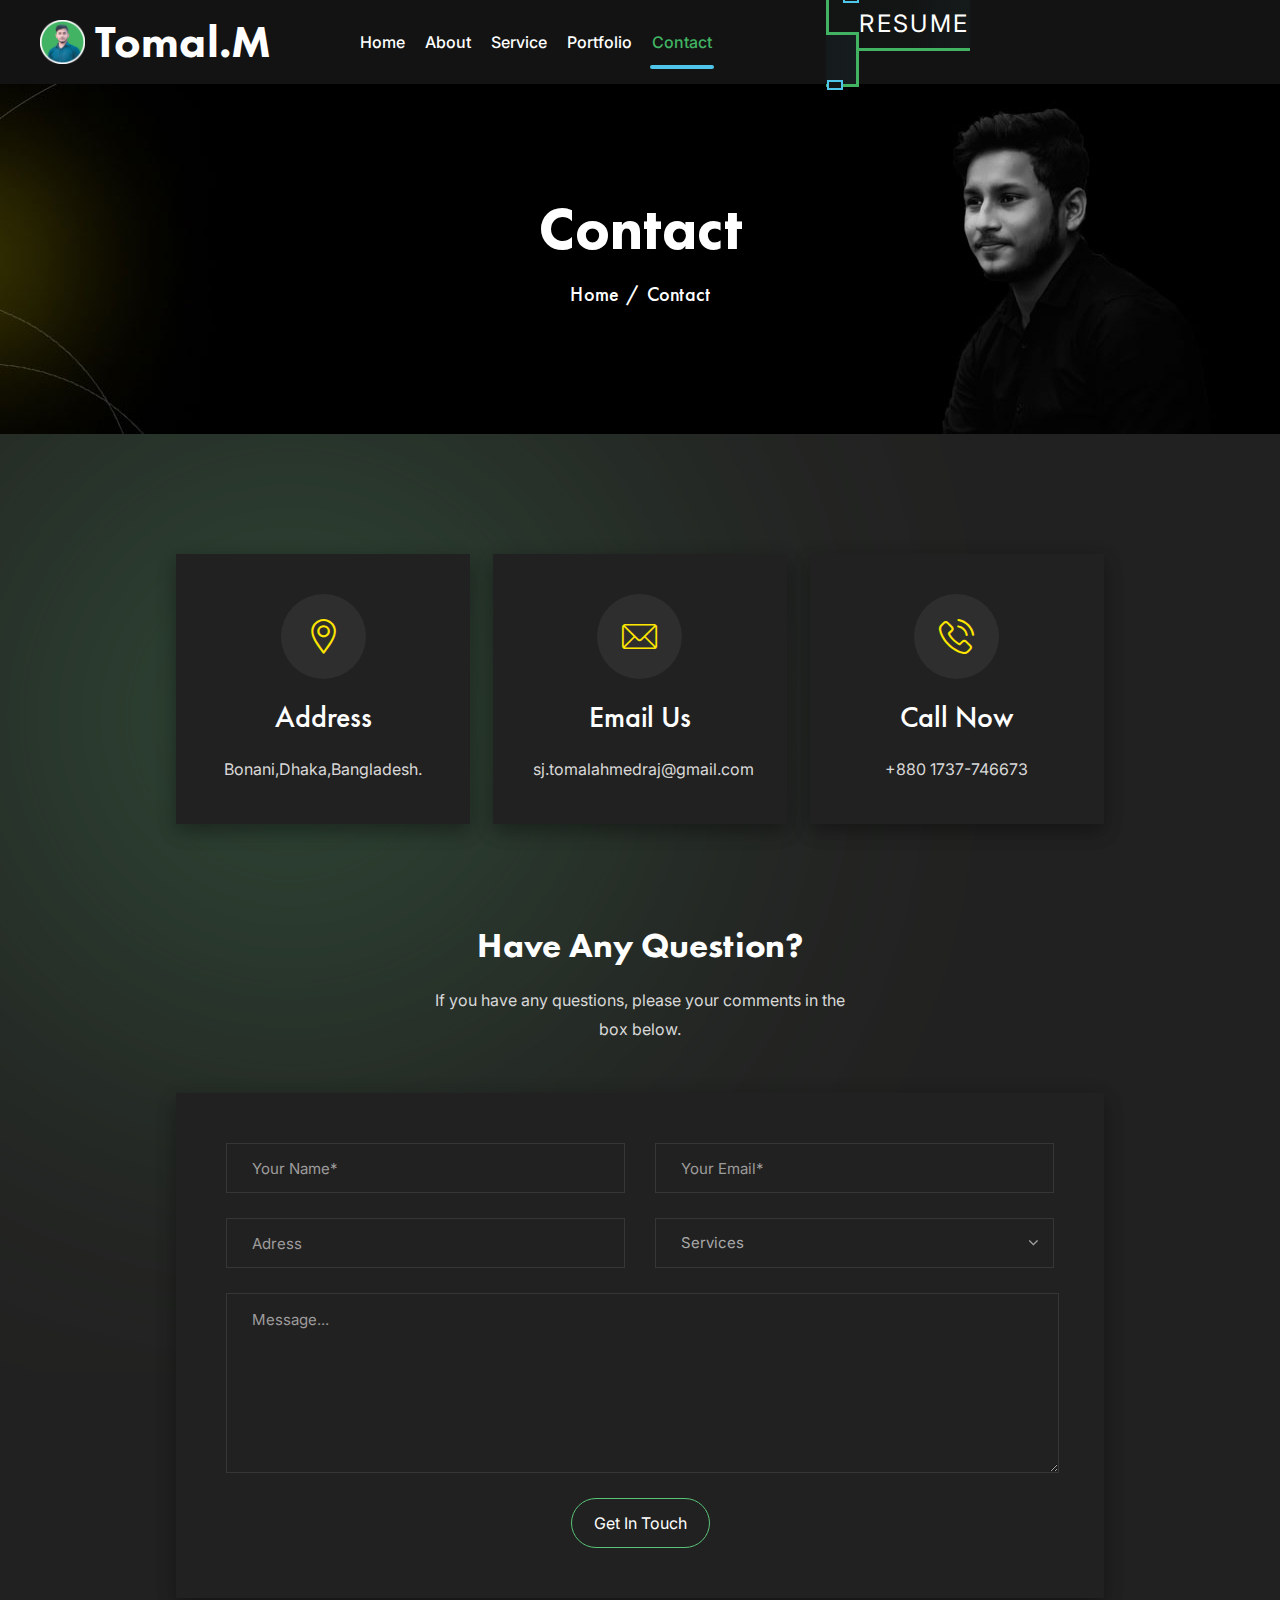
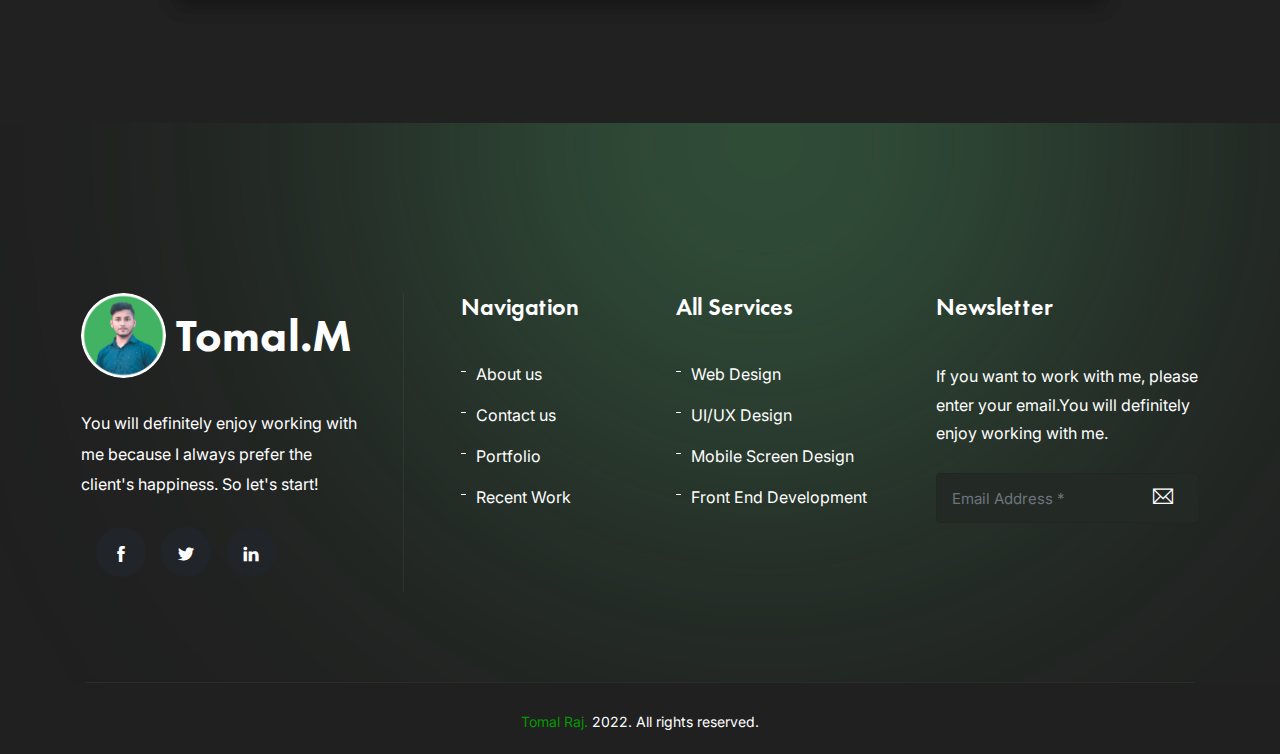
<file: contact.html>
<!DOCTYPE html>
<html lang="en">


<!-- Mirrored from wpocean.com/html/tf/elito-live/contact.html by HTTrack Website Copier/3.x [XR&CO'2014], Sun, 19 Jun 2022 14:35:10 GMT -->
<head>
    <meta charset="utf-8">
    <meta http-equiv="X-UA-Compatible" content="IE=edge">
    <meta name="viewport" content="width=device-width, initial-scale=1">
    <meta name="author" content="wpOceans">
    <link rel="shortcut icon" type="image/png" href="assets/images/favicon.png">
    <title> Tomal.M Protfolio</title>
    <link href="assets/css/themify-icons.css" rel="stylesheet">
    <link href="assets/css/font-awesome.min.css" rel="stylesheet">
    <link href="assets/css/flaticon.css" rel="stylesheet">
    <link href="assets/css/bootstrap.min.css" rel="stylesheet">
    <link href="assets/css/magnific-popup.css" rel="stylesheet">
    <link href="assets/css/animate.css" rel="stylesheet">
    <link href="assets/css/owl.carousel.css" rel="stylesheet">
    <link href="assets/css/owl.theme.css" rel="stylesheet">
    <link href="assets/css/slick.css" rel="stylesheet">
    <link href="assets/css/slick-theme.css" rel="stylesheet">
    <link href="assets/css/swiper.min.css" rel="stylesheet">
    <link href="assets/css/nice-select.css" rel="stylesheet">
    <link href="assets/css/owl.transitions.css" rel="stylesheet">
    <link href="assets/css/jquery.fancybox.css" rel="stylesheet">
    <link href="assets/css/odometer-theme-default.css" rel="stylesheet">
    <link href="assets/sass/style.css" rel="stylesheet">
</head>

<body>

    <!-- start page-wrapper -->
    <div class="page-wrapper">
        <!-- start preloader -->
        <div class="preloader">
            <div class="vertical-centered-box">
                <div class="content">
                    <div class="loader-circle"></div>
                    <div class="loader-line-mask">
                        <div class="loader-line"></div>
                    </div>
                    <img src="assets/images/preloader.png" alt="">
                </div>
            </div>
        </div>
        <!-- end preloader -->
        <!-- Start header -->
        <header id="header" class="wpo-header-style-2">
            <div class="wpo-site-header">
                <nav class="navigation navbar navbar-expand-lg navbar-light">
                    <div class="container">
                        <div class="row align-items-center">
                            <div class="col-lg-3 col-md-3 col-3 d-lg-none dl-block">
                                <div class="mobail-menu">
                                    <button type="button" class="navbar-toggler open-btn">
                                        <span class="sr-only">Toggle navigation</span>
                                        <span class="icon-bar first-angle"></span>
                                        <span class="icon-bar middle-angle"></span>
                                        <span class="icon-bar last-angle"></span>
                                    </button>
                                </div>
                            </div>
                            <div class="col-lg-2 col-md-6 col-8">
                                <div class="navbar-header">
                                    <a class="navbar-brand site-logo" href="index-2.html"><img
                                            src="assets/images/logo.png" alt="">Tomal.M</a>
                                </div>
                            </div>
                            <div class="col-lg-6 col-md-1 col-1">
                                <div id="navbar" class="collapse navbar-collapse navigation-holder">
                                    <button class="menu-close"><i class="ti-close"></i></button>
                                    <ul class="nav navbar-nav mb-2 mb-lg-0">
                                        <li>
                                            <a href="index.html">Home</a>
                                        </li>
                                        <li>
                                            <a href="about.html">About</a>
                                        </li>
                                        <li>
                                            <a href="service.html">Service</a>
                                        </li>
                                        <li>
                                            <a href="portfolio-grid.html">Portfolio</a>
                                        </li> 
                                        <li>
                                            <a class="active" href="contact.html">Contact</a>
                                        </li>
                                    </ul>

                                </div><!-- end of nav-collapse -->
                            </div>
                             <div class="col-lg-2 col-md-1 col-1">
                                <div class="header-right">
                                    <div class="header-btn">
                                        <a class="theme-btn" href="">
                                            <span>Resume</span> <i></i>
                                        </a>
                                    </div>
                                </div>
                            </div>
                        </div>
                    </div><!-- end of container -->
                </nav>
            </div>
        </header>
        <!-- end of header -->
        <!-- start wpo-page-title -->
        <section class="wpo-page-title">
            <div class="container">
                <div class="row">
                    <div class="col col-xs-12">
                        <div class="wpo-breadcumb-wrap">
                            <h2>Contact</h2>
                            <ol class="wpo-breadcumb-wrap">
                                <li><a href="index-2.html">Home</a></li>
                                <li>Contact</li>
                            </ol>
                        </div>
                    </div>
                </div> <!-- end row -->
            </div> <!-- end container -->
        </section>
        <!-- end page-title -->
        <!-- start wpo-contact-pg-section -->
        <section class="wpo-contact-pg-section section-padding">
            <div class="container">
                <div class="row">
                    <div class="col col-lg-10 offset-lg-1">
                        <div class="office-info">
                            <div class="row">
                                <div class="col col-xl-4 col-lg-6 col-md-6 col-12">
                                    <div class="office-info-item">
                                        <div class="office-info-icon">
                                            <div class="icon">
                                                <i class="fi flaticon-location"></i>
                                            </div>
                                        </div>
                                        <div class="office-info-text">
                                            <h2>Address</h2>
                                            <p>Bonani,Dhaka,Bangladesh.</p>
                                        </div>
                                    </div>
                                </div> 
                                <div class="col col-xl-4 col-lg-6 col-md-6 col-12">
                                    <div class="office-info-item">
                                        <div class="office-info-icon">
                                            <div class="icon">
                                                <i class="fi flaticon-mail"></i>
                                            </div>
                                        </div>
                                        <div class="office-info-text">
                                            <h2>Email Us</h2>
                                            <p>sj.tomalahmedraj@gmail.com</p>
                                        </div>
                                    </div>
                                </div> 
                                <div class="col col-xl-4 col-lg-6 col-md-6 col-12">
                                    <div class="office-info-item">
                                        <div class="office-info-icon">
                                            <div class="icon">
                                                <i class="fi flaticon-phone-call"></i>
                                            </div>
                                        </div>
                                        <div class="office-info-text">
                                            <h2>Call Now</h2>
                                            <p>+880 1737-746673</p>
                                        </div>
                                    </div>
                                </div> 
                            </div>
                        </div>
                        <div class="wpo-contact-title">
                            <h2>Have Any Question?</h2>
                            <p>If you have any questions, please your comments in the box below.</p>
                        </div>
                        <div class="wpo-contact-form-area">
                            <form method="post" class="contact-validation-active" id="contact-form-main">
                                <div>
                                    <input type="text" class="form-control" name="name" id="name" placeholder="Your Name*">
                                </div>
                                <div>
                                    <input type="email" class="form-control" name="email" id="email" placeholder="Your Email*">
                                </div>
                                <div>
                                    <input type="text" class="form-control" name="adress" id="adress" placeholder="Adress">
                                </div>
                                <div>
                                    <select name="service" class="form-control">
                                        <option disabled="disabled" selected="">Services</option>
                                        <option>Graphic Design</option>
                                        <option>Mobile Screen Design</option>
                                        <option>UI/UX Design</option>
                                        <option>Web Design</option>
                                        <option>Front End Development</option>
                                    </select>
                                </div>
                                <div class="fullwidth">
                                    <textarea class="form-control" name="note"  id="note" placeholder="Message..."></textarea>
                                </div>
                                <div class="submit-area">
                                    <button type="submit" class="theme-btn-s2">Get in Touch</button>
                                    <div id="loader">
                                        <i class="ti-reload"></i>
                                    </div>
                                </div>
                                <div class="clearfix error-handling-messages">
                                    <div id="success">Thank you</div>
                                    <div id="error"> Error occurred while sending email. Please try again later. </div>
                                </div>
                            </form>
                        </div>
                    </div>                
                </div>
            </div> <!-- end container -->
            <div class="shape-1">
                <svg width="1038" height="938" viewBox="0 0 1038 938" fill="none">
                    <g opacity="0.5" filter="url(#filter0_f_39_4392)">
                        <circle cx="290.5" cy="282.5" r="247.5"></circle>
                    </g>
                    <defs>
                        <filter id="filter0_f_39_4392" x="-457" y="-465" width="1495" height="1495" filterUnits="userSpaceOnUse" color-interpolation-filters="sRGB">
                            <feFlood flood-opacity="0" result="BackgroundImageFix"></feFlood>
                            <feBlend mode="normal" in="SourceGraphic" in2="BackgroundImageFix" result="shape"></feBlend>
                            <feGaussianBlur stdDeviation="250" result="effect1_foregroundBlur_39_4392"></feGaussianBlur>
                        </filter>
                    </defs>
                </svg>
            </div>
        </section>
        <!-- end wpo-contact-pg-section -->
        <!-- start wpo-site-footer -->
        <footer class="wpo-site-footer">
            <div class="upper-footer">
                <div class="container">
                    <div class="row">
                        <div class="col col-lg-4 col-md-6 col-12">
                            <div class="widget about-widget">
                                <div class="logo widget-title">
                                    <a class="site-logo" href="index-2.html"><img src="assets/images/logo.png"
                                            alt="">Tomal.M</a>
                                </div>
                                <p>You will definitely enjoy working with me because I always prefer the client's happiness. So let's start!</p>
                                <div class="social-icons">
                                    <ul>
                                        <li><a href="https://www.facebook.com/tomal.sj.1" target="blank"><i class="ti-facebook"></i></a></li>
                                        <li><a href="#"><i class="ti-twitter-alt"></i></a></li>
                                        <li><a href="https://www.linkedin.com/in/tomal-m-6a5076232" target="blank"><i class="ti-linkedin"></i></a></li>
                                    </ul>
                                </div>
                            </div>
                        </div>
                        <div class="col col-lg-2 col-md-6 col-12">
                            <div class="widget link-widget">
                                <div class="widget-title">
                                    <h3>Navigation</h3>
                                </div>
                                <ul>
                                    <li><a href="about.html">About us</a></li>
                                    <li><a href="contact.html">Contact us</a></li>
                                    <li><a href="portfolio-grid.html">Portfolio</a></li>
                                    <li><a href="portfolio-grid.html">Recent Work</a></li>
                                </ul>
                            </div>
                        </div>
                        <div class="col col-lg-3 col-md-6 col-12">
                            <div class="widget link-widget service-link-widget">
                                <div class="widget-title">
                                    <h3>All Services</h3>
                                </div>
                                <ul>
                                    <li><a href="portfolio-grid.html">Web Design</a></li>
                                    <li><a href="portfolio-grid.html">UI/UX Design</a></li>
                                    <li><a href="portfolio-grid.html">Mobile Screen Design</a></li>
                                    <li><a href="portfolio-grid.html">Front End Development</a></li>
                                </ul>
                            </div>
                        </div>
                        <div class="col col-lg-3 col-md-6 col-12">
                            <div class="widget newsletter-widget">
                                <div class="widget-title">
                                    <h3>Newsletter</h3>
                                </div>
                                <p>If you want to work with me, please enter your email.You will definitely enjoy working with me. 
                                </p>
                                <form>
                                    <div class="input-1">
                                        <input type="email" class="form-control" placeholder="Email Address *" required>
                                    </div>
                                    <div class="submit clearfix">
                                        <button type="submit"><i class="ti-email"></i></button>
                                    </div>
                                </form>
                            </div>
                        </div>
                    </div>
                </div> <!-- end container -->
                <div class="shadow-shape">
                    <svg width="1319" height="1567" viewBox="0 0 1319 1567" fill="none">
                        <g filter="url(#filter0_f_39_3833)">
                            <circle cx="803" cy="803" r="303" fill="#59C378" fill-opacity="0.5" />
                        </g>
                        <defs>
                            <filter id="filter0_f_39_3833" x="0" y="0" width="1606" height="1606"
                                filterUnits="userSpaceOnUse" color-interpolation-filters="sRGB">
                                <feFlood flood-opacity="0" result="BackgroundImageFix" />
                                <feBlend mode="normal" in="SourceGraphic" in2="BackgroundImageFix" result="shape" />
                                <feGaussianBlur stdDeviation="250" result="effect1_foregroundBlur_39_3832" />
                            </filter>
                        </defs>
                    </svg>
                </div>
            </div>
            <div class="lower-footer">
                <div class="container">
                    <div class="row">
                        <div class="separator"></div>
                        <p class="copyright"><span> Tomal Raj.</span> 2022. All rights reserved.</p>
                    </div>
                </div>
            </div>
        </footer>
        <!-- end wpo-site-footer -->

    </div>
    <!-- end of page-wrapper -->

    <!-- All JavaScript files
    ================================================== -->
    <script src="assets/js/jquery.min.js"></script>
    <script src="assets/js/bootstrap.bundle.min.js"></script>
    <!-- Plugins for this template -->
    <script src="assets/js/modernizr.custom.js"></script>
    <script src="assets/js/jquery.dlmenu.js"></script>
    <script src="assets/js/jquery-plugin-collection.js"></script>
    <!-- Custom script for this template -->
    <script src="assets/js/script.js"></script>
</body>


<!-- Mirrored from wpocean.com/html/tf/elito-live/contact.html by HTTrack Website Copier/3.x [XR&CO'2014], Sun, 19 Jun 2022 14:35:10 GMT -->
</html>
</file>
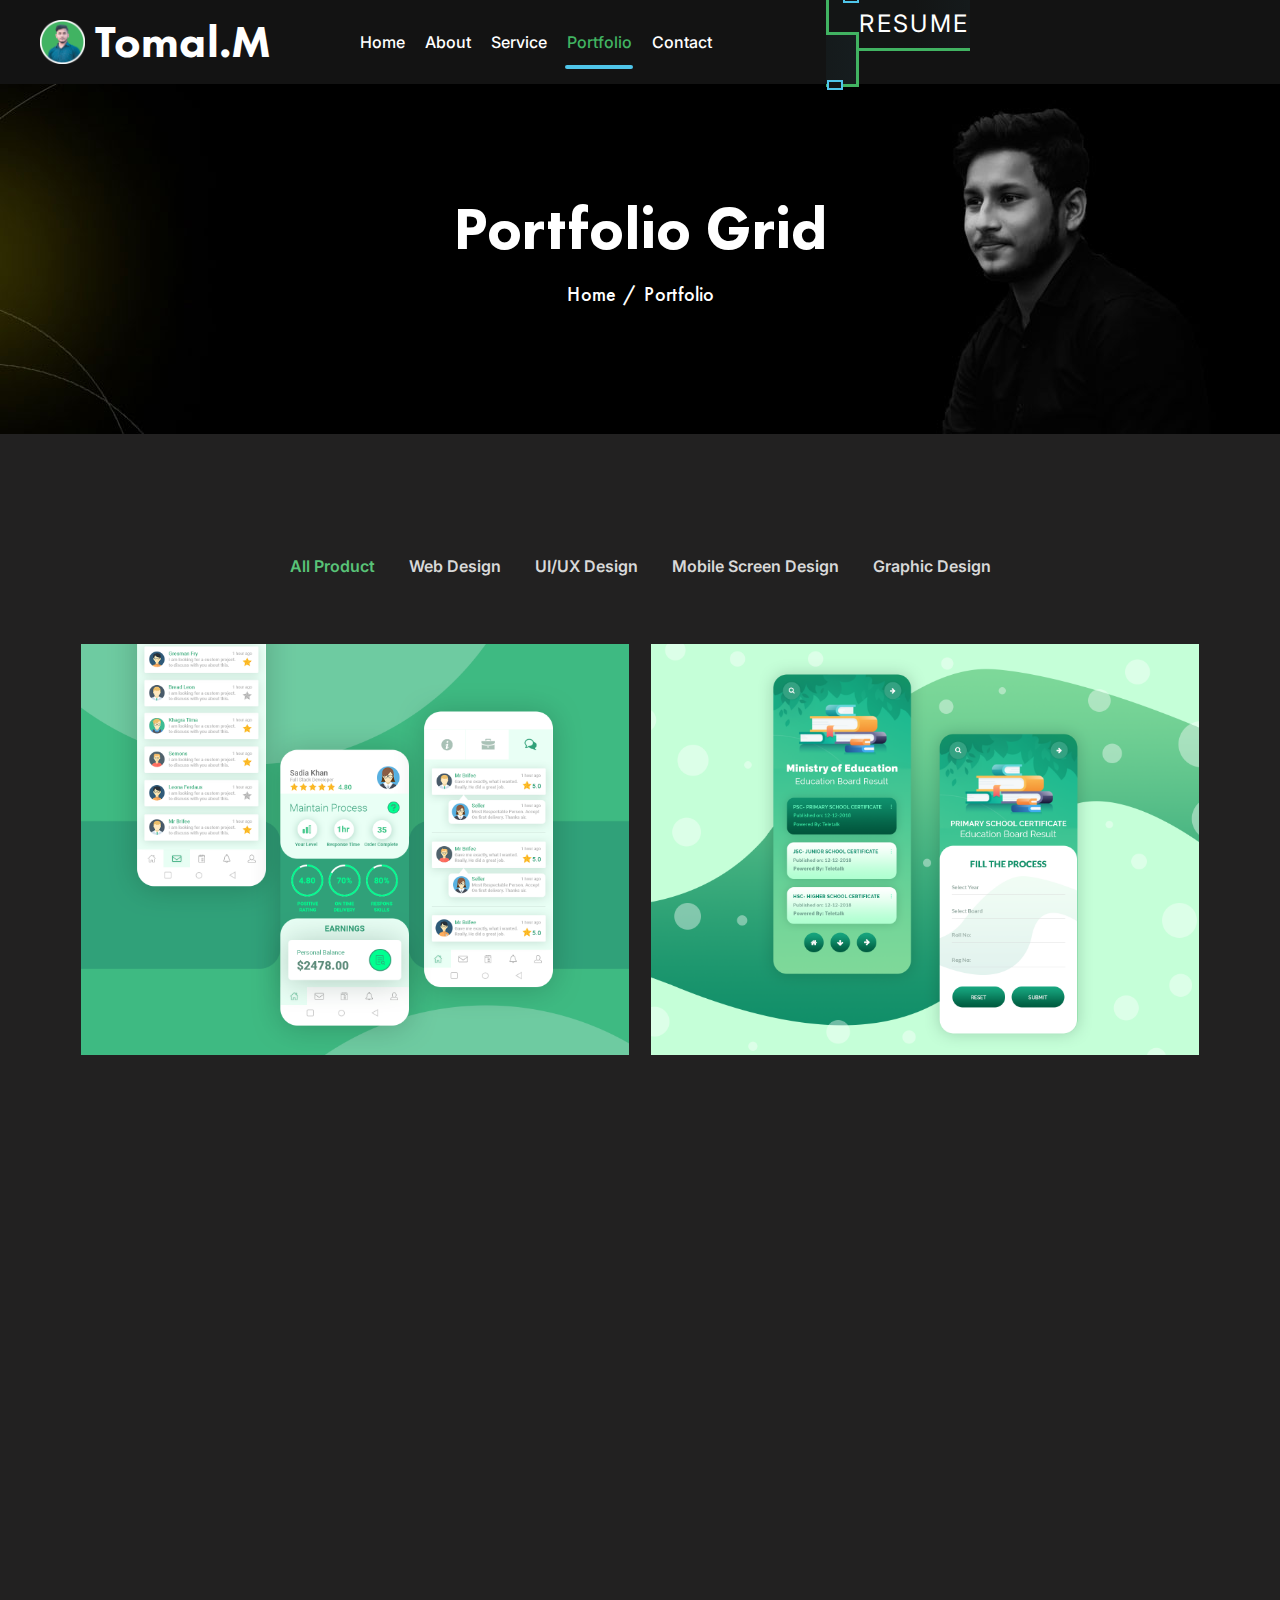
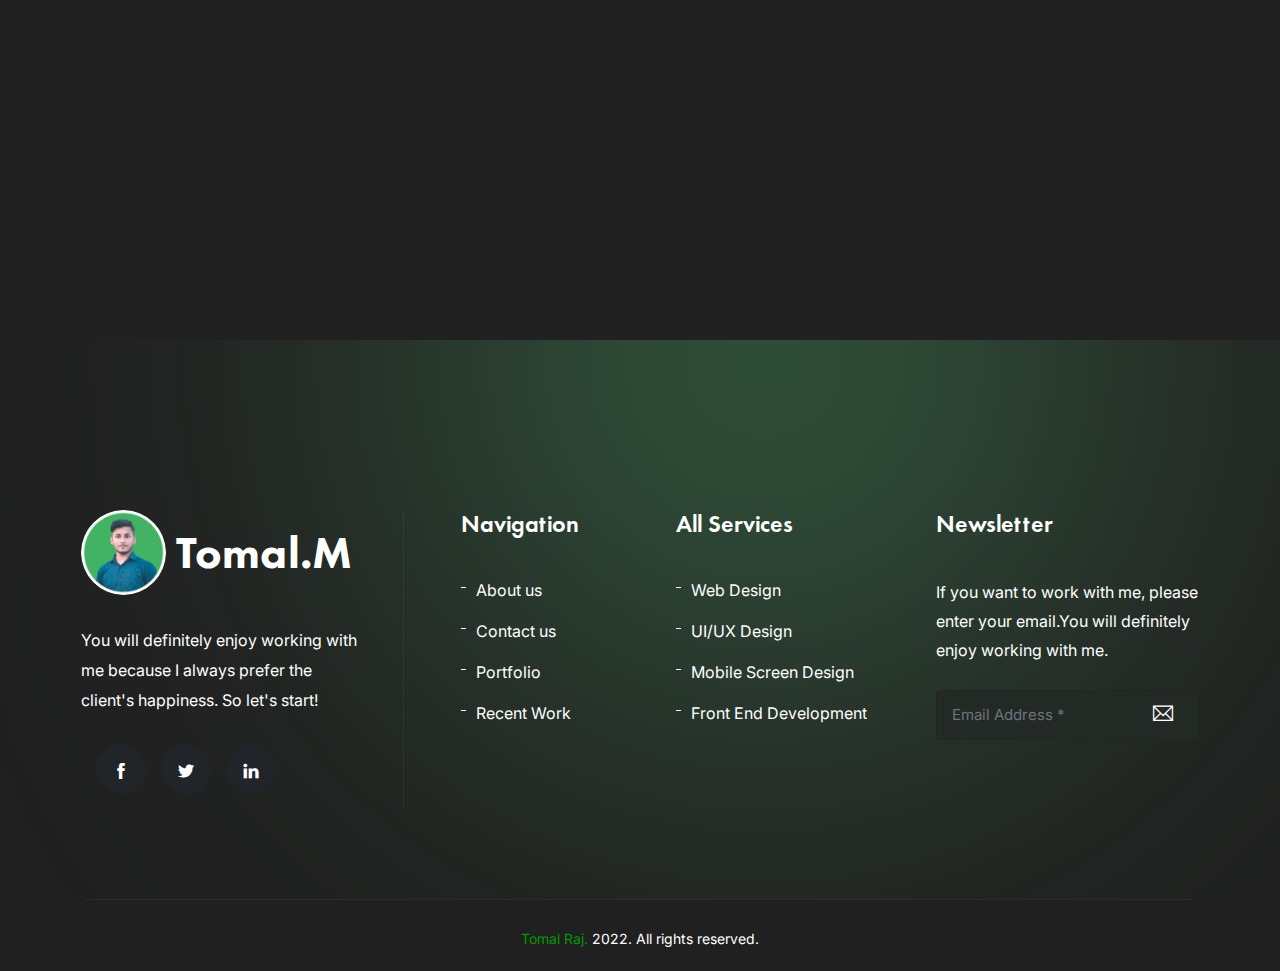
<file: portfolio-grid.html>
<!DOCTYPE html>
<html lang="en">


<!-- Mirrored from wpocean.com/html/tf/elito-live/portfolio-grid.html by HTTrack Website Copier/3.x [XR&CO'2014], Sun, 19 Jun 2022 14:35:03 GMT -->
<head>
    <meta charset="utf-8">
    <meta http-equiv="X-UA-Compatible" content="IE=edge">
    <meta name="viewport" content="width=device-width, initial-scale=1">
    <meta name="author" content="wpOceans">
    <link rel="shortcut icon" type="image/png" href="assets/images/favicon.png">
    <title> Tomal.M Protfolio</title>
    <link href="assets/css/themify-icons.css" rel="stylesheet">
    <link href="assets/css/font-awesome.min.css" rel="stylesheet">
    <link href="assets/css/flaticon.css" rel="stylesheet">
    <link href="assets/css/bootstrap.min.css" rel="stylesheet">
    <link href="assets/css/magnific-popup.css" rel="stylesheet">
    <link href="assets/css/animate.css" rel="stylesheet">
    <link href="assets/css/owl.carousel.css" rel="stylesheet">
    <link href="assets/css/owl.theme.css" rel="stylesheet">
    <link href="assets/css/venobox.min.css" rel="stylesheet">
    <link href="assets/css/slick.css" rel="stylesheet">
    <link href="assets/css/slick-theme.css" rel="stylesheet">
    <link href="assets/css/swiper.min.css" rel="stylesheet">
    <link href="assets/css/nice-select.css" rel="stylesheet">
    <link href="assets/css/owl.transitions.css" rel="stylesheet">
    <link href="assets/css/jquery.fancybox.css" rel="stylesheet">
    <link href="assets/css/odometer-theme-default.css" rel="stylesheet">
    <link href="assets/sass/style.css" rel="stylesheet">
</head>

<body>

    <!-- start page-wrapper -->
    <div class="page-wrapper">
        <!-- start preloader -->
        <div class="preloader">
            <div class="vertical-centered-box">
                <div class="content">
                    <div class="loader-circle"></div>
                    <div class="loader-line-mask">
                        <div class="loader-line"></div>
                    </div>
                    <img src="assets/images/preloader.png" alt="">
                </div>
            </div>
        </div>
        <!-- end preloader -->
        <!-- Start header -->
        <header id="header" class="wpo-header-style-2">
            <div class="wpo-site-header">
                <nav class="navigation navbar navbar-expand-lg navbar-light">
                    <div class="container">
                        <div class="row align-items-center">
                            <div class="col-lg-3 col-md-3 col-3 d-lg-none dl-block">
                                <div class="mobail-menu">
                                    <button type="button" class="navbar-toggler open-btn">
                                        <span class="sr-only">Toggle navigation</span>
                                        <span class="icon-bar first-angle"></span>
                                        <span class="icon-bar middle-angle"></span>
                                        <span class="icon-bar last-angle"></span>
                                    </button>
                                </div>
                            </div>
                            <div class="col-lg-2 col-md-6 col-8">
                                <div class="navbar-header">
                                    <a class="navbar-brand site-logo" href="index-2.html"><img
                                            src="assets/images/logo.png" alt="">Tomal.M</a>
                                </div>
                            </div>
                            <div class="col-lg-6 col-md-1 col-1">
                                <div id="navbar" class="collapse navbar-collapse navigation-holder">
                                    <button class="menu-close"><i class="ti-close"></i></button>
                                    <ul class="nav navbar-nav mb-2 mb-lg-0">
                                        <li>
                                            <a href="index.html">Home</a>
                                        </li>
                                        <li>
                                            <a href="about.html">About</a>
                                        </li>
                                        <li>
                                            <a href="service.html">Service</a>
                                        </li>
                                        <li>
                                            <a class="active" href="portfolio-grid.html">Portfolio</a>
                                        </li> 
                                        <li>
                                            <a href="contact.html">Contact</a>
                                        </li>
                                    </ul>

                                </div><!-- end of nav-collapse -->
                            </div>
                             <div class="col-lg-2 col-md-1 col-1">
                                <div class="header-right">
                                    <div class="header-btn">
                                        <a class="theme-btn" href="">
                                            <span>Resume</span> <i></i>
                                        </a>
                                    </div>
                                </div>
                            </div>
                        </div>
                    </div><!-- end of container -->
                </nav>
            </div>
        </header>
        <!-- end of header -->
        <!-- start wpo-page-title -->
        <section class="wpo-page-title">
            <div class="container">
                <div class="row">
                    <div class="col col-xs-12">
                        <div class="wpo-breadcumb-wrap">
                            <h2>Portfolio Grid</h2>
                            <ol class="wpo-breadcumb-wrap">
                                <li><a href="index-2.html">Home</a></li>
                                <li>Portfolio</li>
                            </ol>
                        </div>
                    </div>
                </div> <!-- end row -->
            </div> <!-- end container -->
        </section>
        <!-- end page-title -->
        
        <!-- protfolio area start -->
        <div class="wpo-protfolio-area section-padding">
            <div class="container">
                <div class="row">
                    <div class="col col-xs-12 sortable-gallery">
                        <div class="gallery-filters">
                            <ul>
                                <li><a data-filter="*" href="#" class="current">All Product</a></li>                       
                                <li><a data-filter=".BranDing" href="#">Web Design </a></li>
                                <li><a data-filter=".IllustAtor" href="#">UI/UX Design</a></li>
                                <li><a data-filter=".3d" href="#">Mobile Screen Design</a></li>               
                                <li><a data-filter=".Marketing" href="#">Graphic Design</a></li> 
                            </ul>
                        </div>
                        <div class="gallery-container gallery-fancybox masonry-gallery row">


                            <div class="col-lg-6 col-md-6 col-12 custom-grid IllustAtor 3d wow zoomIn" data-wow-duration="2000ms">
                                <div class="">
                                    <div class="wpo-protfolio-single">
                                        <div class="wpo-protfolio-img">
                                            <a class="my-image-links" data-gall="gallery01" href="assets/images/project/3.png"><img src="assets/images/project/3.png" alt="16.png"></a>
                                        </div>
                                    </div>
                                </div>
                            </div>
                            <div class="col-lg-6 col-md-6 col-12 custom-grid IllustAtor Marketing 3d wow zoomIn" data-wow-duration="2000ms">
                                <div class="">
                                    <div class="wpo-protfolio-single">
                                        <div class="wpo-protfolio-img">
                                            <a class="my-image-links" data-gall="gallery01" href="assets/images/project/4.png"><img src="assets/images/project/4.png" alt="16.png"></a>
                                        </div>
                                    </div>
                                </div>
                            </div>
                            <div class="col-lg-6 col-md-6 col-12 custom-grid IllustAtor 3d wow zoomIn" data-wow-duration="2000ms">
                                <div class="">
                                    <div class="wpo-protfolio-single">
                                        <div class="wpo-protfolio-img">
                                            <a class="my-image-links" data-gall="gallery01" href="assets/images/project/8.png"><img src="assets/images/project/8.png" alt="16.png"></a>
                                        </div>
                                    </div>
                                </div>
                            </div>
                            <div class="col-lg-6 col-md-6 col-12 custom-grid IllustAtor 3d wow zoomIn" data-wow-duration="2000ms">
                                <div class="">
                                    <div class="wpo-protfolio-single">
                                        <div class="wpo-protfolio-img">
                                            <a class="my-image-links" data-gall="gallery01" href="assets/images/project/9.png"><img src="assets/images/project/9.png" alt="16.png"></a>
                                        </div>
                                    </div>
                                </div>
                            </div>

                            <div class="col-lg-6 col-md-6 col-12 custom-grid IllustAtor wow zoomIn" data-wow-duration="2000ms">
                                <div class="">
                                    <div class="wpo-protfolio-single">
                                        <div class="wpo-protfolio-img">
                                            <a class="my-image-links" data-gall="gallery01" href="assets/images/project/13.png"><img src="assets/images/project/13.png" alt="16.png"></a>
                                        </div>
                                    </div>
                                </div>
                            </div>
                            <div class="col-lg-6 col-md-6 col-12 custom-grid IllustAtor wow zoomIn" data-wow-duration="2000ms">
                                <div class="">
                                    <div class="wpo-protfolio-single">
                                        <div class="wpo-protfolio-img">
                                            <a class="my-image-links" data-gall="gallery01" href="assets/images/project/14.png"><img src="assets/images/project/14.png" alt="16.png"></a>
                                        </div>
                                    </div>
                                </div>
                            </div>





                            <div class="col-lg-6 col-md-6 col-12 custom-grid BranDing Marketing wow zoomIn" data-wow-duration="2000ms">
                                <div class="">
                                    <div class="wpo-protfolio-single">
                                        <div class="wpo-protfolio-img">
                                           <a class="my-image-links" data-gall="gallery01" href="assets/images/project/16.png"><img src="assets/images/project/16.png" alt="16.png"></a>
                                        </div>
                                    </div>
                                </div>
                            </div>

                            <div class="col-lg-6 col-md-6 col-12 custom-grid BranDing wow zoomIn" data-wow-duration="2000ms">
                                <div class="">
                                    <div class="wpo-protfolio-single">
                                        <div class="wpo-protfolio-img">
                                           <a class="my-image-links" data-gall="gallery01" href="assets/images/project/15.png"><img src="assets/images/project/15.png" alt="16.png"></a>
                                        </div>
                                    </div>
                                </div>
                            </div>

                            <div class="col-lg-6 col-md-6 col-12 custom-grid Marketing BranDing wow zoomIn" data-wow-duration="2000ms">
                                <div class="">
                                    <div class="wpo-protfolio-single">
                                        <div class="wpo-protfolio-img">
                                           <a class="my-image-links" data-gall="gallery01" href="assets/images/project/17.png"><img src="assets/images/project/17.png" alt="16.png"></a>
                                        </div>
                                    </div>
                                </div>
                            </div>
                            <div class="col-lg-6 col-md-6 col-12 custom-grid BranDing 3d wow zoomIn" data-wow-duration="2000ms">
                                <div class="">
                                    <div class="wpo-protfolio-single">
                                        <div class="wpo-protfolio-img">
                                           <a class="my-image-links" data-gall="gallery01" href="assets/images/project/10.png"><img src="assets/images/project/10.png" alt="16.png"></a>
                                        </div>
                                    </div>
                                </div>
                            </div>

                            <div class="col-lg-6 col-md-6 col-12 custom-grid Marketing BranDing wow zoomIn" data-wow-duration="2000ms">
                                <div class="">
                                    <div class="wpo-protfolio-single">
                                        <div class="wpo-protfolio-img">
                                           <a class="my-image-links" data-gall="gallery01" href="assets/images/project/11.png"><img src="assets/images/project/11.png" alt="16.png"></a>
                                        </div>
                                    </div>
                                </div>
                            </div>
                            <div class="col-lg-6 col-md-6 col-12 custom-grid BranDing 3d wow zoomIn" data-wow-duration="2000ms">
                                <div class="">
                                    <div class="wpo-protfolio-single">
                                        <div class="wpo-protfolio-img">
                                           <a class="my-image-links" data-gall="gallery01" href="assets/images/project/5.png"><img src="assets/images/project/5.png" alt="16.png"></a>
                                        </div>
                                    </div>
                                </div>
                            </div>

                            <div class="col-lg-6 col-md-6 col-12 custom-grid BranDing IllustAtor wow zoomIn" data-wow-duration="2000ms">
                                <div class="">
                                    <div class="wpo-protfolio-single">
                                        <div class="wpo-protfolio-img">
                                           <a class="my-image-links" data-gall="gallery01" href="assets/images/project/6.png"><img src="assets/images/project/6.png" alt="16.png"></a>
                                        </div>
                                    </div>
                                </div>
                            </div>

                            <div class="col-lg-6 col-md-6 col-12 custom-grid BranDing IllustAtor wow zoomIn" data-wow-duration="2000ms">
                                <div class="">
                                    <div class="wpo-protfolio-single">
                                        <div class="wpo-protfolio-img">
                                           <a class="my-image-links" data-gall="gallery01" href="assets/images/project/7.png"><img src="assets/images/project/7.png" alt="16.png"></a>
                                        </div>
                                    </div>
                                </div>
                            </div>

                            <div class="col-lg-6 col-md-6 col-12 custom-grid BranDing wow zoomIn" data-wow-duration="2000ms">
                                <div class="">
                                    <div class="wpo-protfolio-single">
                                        <div class="wpo-protfolio-img">
                                           <a class="my-image-links" data-gall="gallery01" href="assets/images/project/33333333333333.png"><img src="assets/images/project/33333333.jpg" alt="16.png"></a>
                                        </div>
                                    </div>
                                </div>
                            </div>

                            <div class="col-lg-6 col-md-6 col-12 custom-grid BranDing wow zoomIn" data-wow-duration="2000ms">
                                <div class="">
                                    <div class="wpo-protfolio-single">
                                        <div class="wpo-protfolio-img">
                                           <a class="my-image-links" data-gall="gallery01" href="assets/images/project/22222.png"><img src="assets/images/project/22222.jpg" alt="16.png"></a>
                                        </div>
                                    </div>
                                </div>
                            </div>
                            <div class="col-lg-6 col-md-6 col-12 custom-grid BranDing wow zoomIn" data-wow-duration="2000ms">
                                <div class="">
                                    <div class="wpo-protfolio-single">
                                        <div class="wpo-protfolio-img">
                                           <a class="my-image-links" data-gall="gallery01" href="assets/images/project/donet.png"><img src="assets/images/project/donet.jpg" alt="16.png"></a>
                                        </div>
                                    </div>
                                </div>
                            </div>
                            <div class="col-lg-6 col-md-6 col-12 custom-grid BranDing wow zoomIn" data-wow-duration="2000ms">
                                <div class="">
                                    <div class="wpo-protfolio-single">
                                        <div class="wpo-protfolio-img">
                                           <a class="my-image-links" data-gall="gallery01" href="assets/images/project/Home_Page.jpg"><img src="assets/images/project/home-page.jpg" alt="16.png"></a>
                                        </div>
                                    </div>
                                </div>
                            </div>
                            <div class="col-lg-6 col-md-6 col-12 custom-grid BranDing wow zoomIn" data-wow-duration="2000ms">
                                <div class="">
                                    <div class="wpo-protfolio-single">
                                        <div class="wpo-protfolio-img">
                                           <a class="my-image-links" data-gall="gallery01" href="assets/images/project/Valentina.jpg"><img src="assets/images/project/Untitled-1.png" alt="Untitled-1.png"></a>
                                        </div>
                                    </div>
                                </div>
                            </div>

                        </div>
                    </div>
                </div> <!-- end row -->
            </div>
        </div>

        <!-- start of wpo-site-footer-section -->
        <!-- start wpo-site-footer -->
        <footer class="wpo-site-footer">
            <div class="upper-footer">
                <div class="container">
                    <div class="row">
                        <div class="col col-lg-4 col-md-6 col-12">
                            <div class="widget about-widget">
                                <div class="logo widget-title">
                                    <a class="site-logo" href="index-2.html"><img src="assets/images/logo.png"
                                            alt="">Tomal.M</a>
                                </div>
                                <p>You will definitely enjoy working with me because I always prefer the client's happiness. So let's start!</p>
                                <div class="social-icons">
                                    <ul>
                                        <li><a href="https://www.facebook.com/tomal.sj.1" target="blank"><i class="ti-facebook"></i></a></li>
                                        <li><a href="#"><i class="ti-twitter-alt"></i></a></li>
                                        <li><a href="https://www.linkedin.com/in/tomal-m-6a5076232" target="blank"><i class="ti-linkedin"></i></a></li>
                                    </ul>
                                </div>
                            </div>
                        </div>
                        <div class="col col-lg-2 col-md-6 col-12">
                            <div class="widget link-widget">
                                <div class="widget-title">
                                    <h3>Navigation</h3>
                                </div>
                                <ul>
                                    <li><a href="about.html">About us</a></li>
                                    <li><a href="contact.html">Contact us</a></li>
                                    <li><a href="portfolio-grid.html">Portfolio</a></li>
                                    <li><a href="portfolio-grid.html">Recent Work</a></li>
                                </ul>
                            </div>
                        </div>
                        <div class="col col-lg-3 col-md-6 col-12">
                            <div class="widget link-widget service-link-widget">
                                <div class="widget-title">
                                    <h3>All Services</h3>
                                </div>
                                <ul>
                                    <li><a href="portfolio-grid.html">Web Design</a></li>
                                    <li><a href="portfolio-grid.html">UI/UX Design</a></li>
                                    <li><a href="portfolio-grid.html">Mobile Screen Design</a></li>
                                    <li><a href="portfolio-grid.html">Front End Development</a></li>
                                </ul>
                            </div>
                        </div>
                        <div class="col col-lg-3 col-md-6 col-12">
                            <div class="widget newsletter-widget">
                                <div class="widget-title">
                                    <h3>Newsletter</h3>
                                </div>
                                <p>If you want to work with me, please enter your email.You will definitely enjoy working with me. 
                                </p>
                                <form>
                                    <div class="input-1">
                                        <input type="email" class="form-control" placeholder="Email Address *" required>
                                    </div>
                                    <div class="submit clearfix">
                                        <button type="submit"><i class="ti-email"></i></button>
                                    </div>
                                </form>
                            </div>
                        </div>
                    </div>
                </div> <!-- end container -->
                <div class="shadow-shape">
                    <svg width="1319" height="1567" viewBox="0 0 1319 1567" fill="none">
                        <g filter="url(#filter0_f_39_3833)">
                            <circle cx="803" cy="803" r="303" fill="#59C378" fill-opacity="0.5" />
                        </g>
                        <defs>
                            <filter id="filter0_f_39_3833" x="0" y="0" width="1606" height="1606"
                                filterUnits="userSpaceOnUse" color-interpolation-filters="sRGB">
                                <feFlood flood-opacity="0" result="BackgroundImageFix" />
                                <feBlend mode="normal" in="SourceGraphic" in2="BackgroundImageFix" result="shape" />
                                <feGaussianBlur stdDeviation="250" result="effect1_foregroundBlur_39_3832" />
                            </filter>
                        </defs>
                    </svg>
                </div>
            </div>
            <div class="lower-footer">
                <div class="container">
                    <div class="row">
                        <div class="separator"></div>
                        <p class="copyright"><span> Tomal Raj.</span> 2022. All rights reserved.</p>
                    </div>
                </div>
            </div>
        </footer>
        <!-- end wpo-site-footer -->

    </div>
    <!-- end of page-wrapper -->

    <!-- All JavaScript files
    ================================================== -->
    <script src="assets/js/jquery.min.js"></script>
    <script src="assets/js/bootstrap.bundle.min.js"></script>
    <!-- Plugins for this template -->
    <script src="assets/js/venobox.min.js"></script>
    <script src="assets/js/modernizr.custom.js"></script>
    <script src="assets/js/jquery.dlmenu.js"></script>
    <script src="assets/js/jquery-plugin-collection.js"></script>
    <!-- Custom script for this template -->
    <script src="assets/js/script.js"></script>
</body>


<!-- Mirrored from wpocean.com/html/tf/elito-live/portfolio-grid.html by HTTrack Website Copier/3.x [XR&CO'2014], Sun, 19 Jun 2022 14:35:04 GMT -->
</html>
</file>
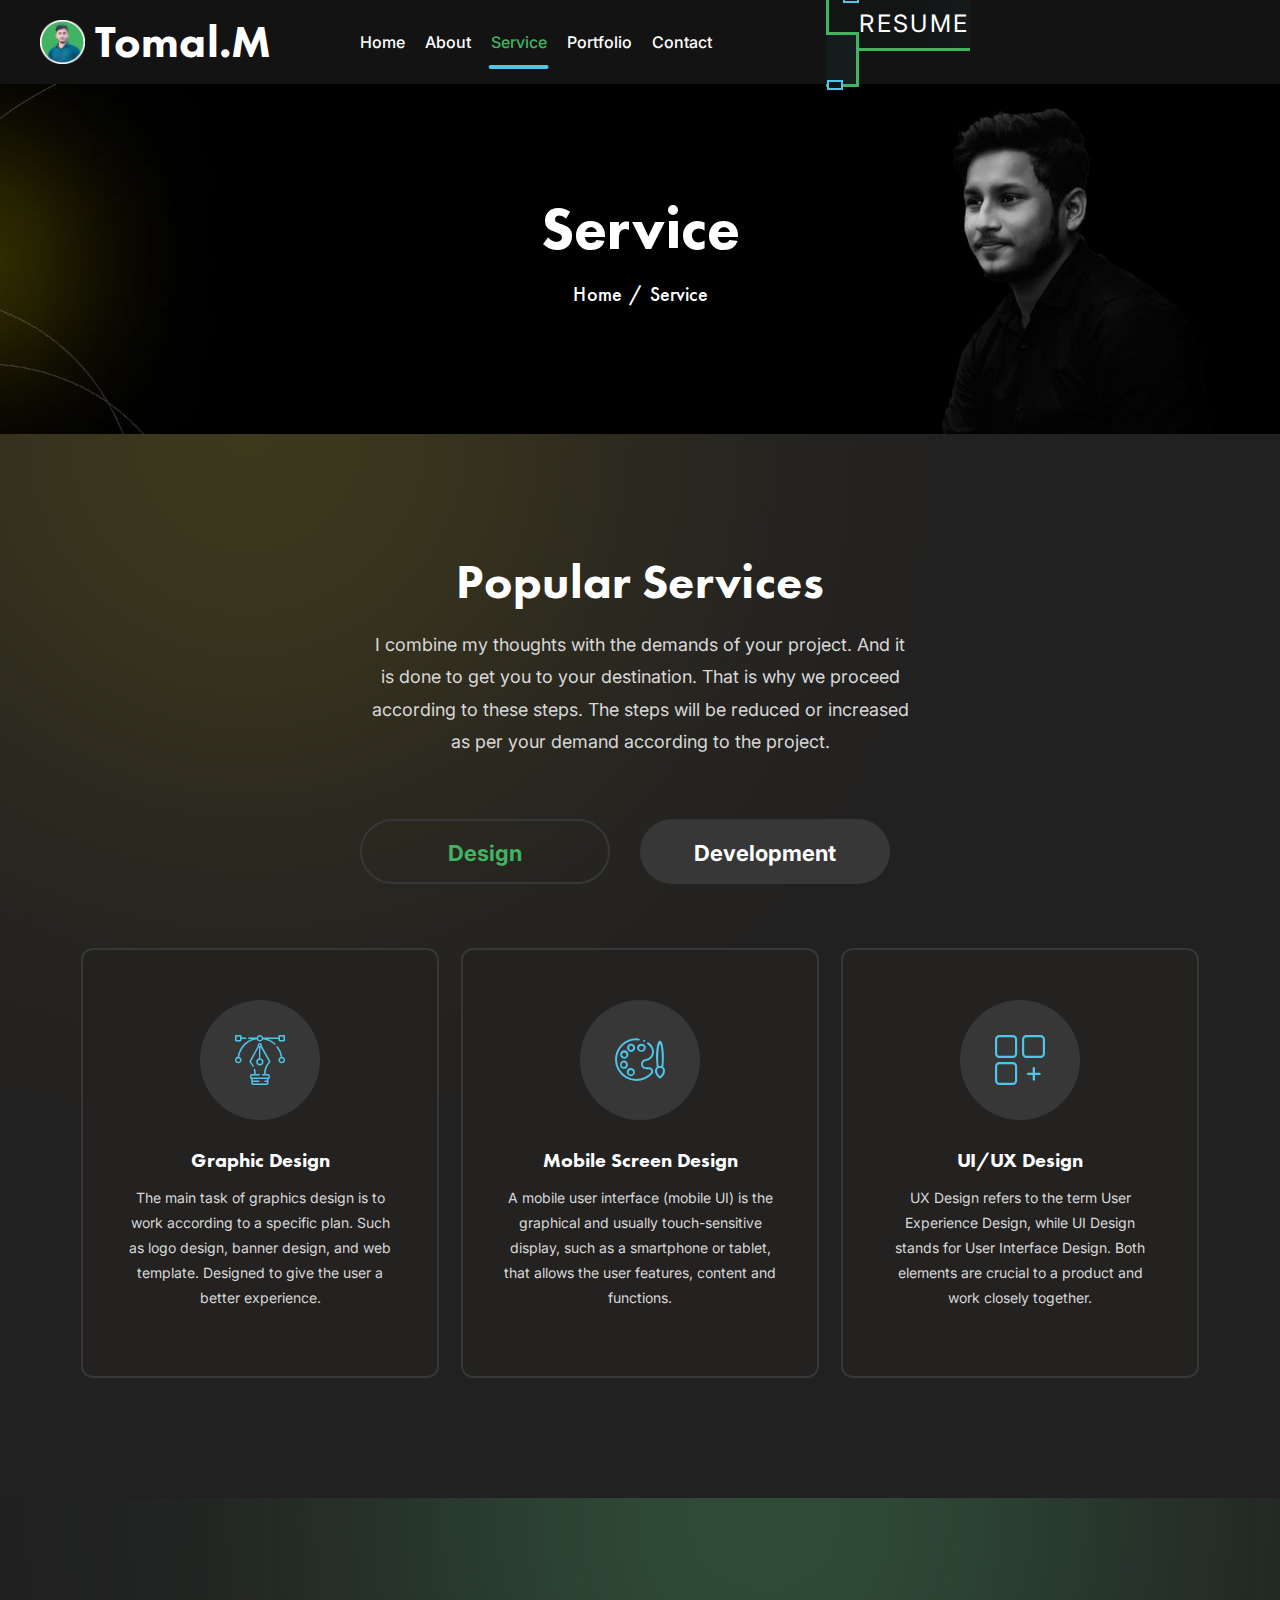
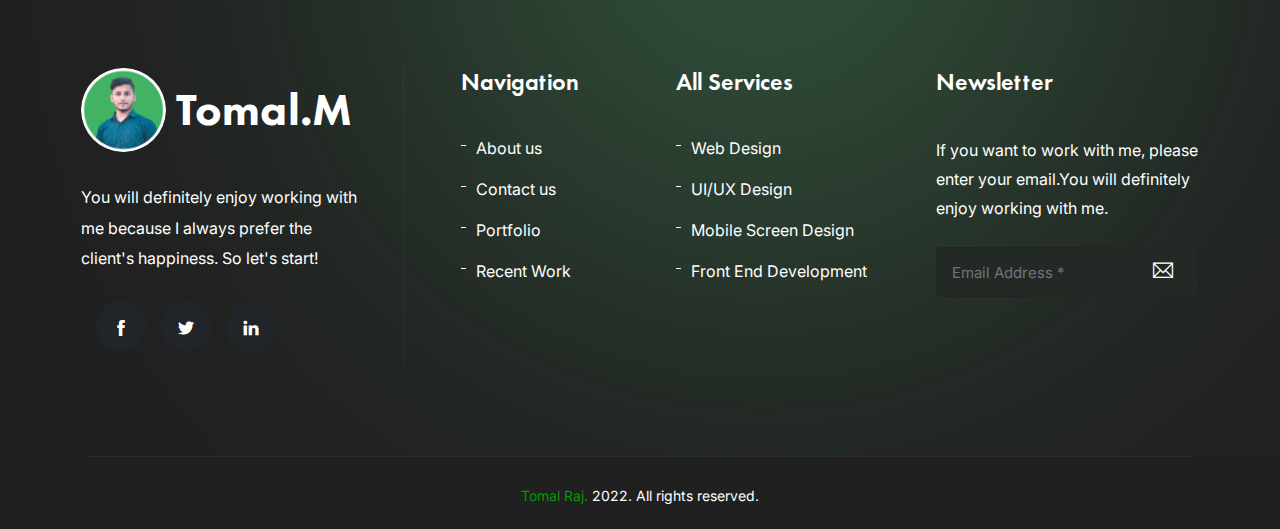
<file: service.html>
<!DOCTYPE html>
<html lang="en">


<!-- Mirrored from wpocean.com/html/tf/elito-live/service.html by HTTrack Website Copier/3.x [XR&CO'2014], Sun, 19 Jun 2022 14:35:01 GMT -->
<head>
    <meta charset="utf-8">
    <meta http-equiv="X-UA-Compatible" content="IE=edge">
    <meta name="viewport" content="width=device-width, initial-scale=1">
    <meta name="author" content="wpOceans">
    <link rel="shortcut icon" type="image/png" href="assets/images/favicon.png">
    <title> Tomal.M Protfolio</title>
    <link href="assets/css/themify-icons.css" rel="stylesheet">
    <link href="assets/css/font-awesome.min.css" rel="stylesheet">
    <link href="assets/css/flaticon.css" rel="stylesheet">
    <link href="assets/css/bootstrap.min.css" rel="stylesheet">
    <link href="assets/css/magnific-popup.css" rel="stylesheet">
    <link href="assets/css/animate.css" rel="stylesheet">
    <link href="assets/css/owl.carousel.css" rel="stylesheet">
    <link href="assets/css/owl.theme.css" rel="stylesheet">
    <link href="assets/css/slick.css" rel="stylesheet">
    <link href="assets/css/slick-theme.css" rel="stylesheet">
    <link href="assets/css/swiper.min.css" rel="stylesheet">
    <link href="assets/css/nice-select.css" rel="stylesheet">
    <link href="assets/css/owl.transitions.css" rel="stylesheet">
    <link href="assets/css/jquery.fancybox.css" rel="stylesheet">
    <link href="assets/css/odometer-theme-default.css" rel="stylesheet">
    <link href="assets/sass/style.css" rel="stylesheet">
</head>

<body>

    <!-- start page-wrapper -->
    <div class="page-wrapper">
        <!-- start preloader -->
       <div class="preloader">
            <div class="vertical-centered-box">
                <div class="content">
                    <div class="loader-circle"></div>
                    <div class="loader-line-mask">
                        <div class="loader-line"></div>
                    </div>
                    <img src="assets/images/preloader.png" alt="">
                </div>
            </div>
        </div>
        <!-- end preloader -->
        <!-- Start header -->
        <header id="header" class="wpo-header-style-2">
            <div class="wpo-site-header">
                <nav class="navigation navbar navbar-expand-lg navbar-light">
                    <div class="container">
                        <div class="row align-items-center">
                            <div class="col-lg-3 col-md-3 col-3 d-lg-none dl-block">
                                <div class="mobail-menu">
                                    <button type="button" class="navbar-toggler open-btn">
                                        <span class="sr-only">Toggle navigation</span>
                                        <span class="icon-bar first-angle"></span>
                                        <span class="icon-bar middle-angle"></span>
                                        <span class="icon-bar last-angle"></span>
                                    </button>
                                </div>
                            </div>
                            <div class="col-lg-2 col-md-6 col-8">
                                <div class="navbar-header">
                                    <a class="navbar-brand site-logo" href="index-2.html"><img
                                            src="assets/images/logo.png" alt="">Tomal.M</a>
                                </div>
                            </div>
                            <div class="col-lg-6 col-md-1 col-1">
                                <div id="navbar" class="collapse navbar-collapse navigation-holder">
                                    <button class="menu-close"><i class="ti-close"></i></button>
                                    <ul class="nav navbar-nav mb-2 mb-lg-0">
                                        <li>
                                            <a href="index.html">Home</a>
                                        </li>
                                        <li>
                                            <a href="about.html">About</a>
                                        </li>
                                        <li>
                                            <a class="active" href="service.html">Service</a>
                                        </li>
                                        <li>
                                            <a href="portfolio-grid.html">Portfolio</a>
                                        </li> 
                                        <li>
                                            <a href="contact.html">Contact</a>
                                        </li>
                                    </ul>

                                </div><!-- end of nav-collapse -->
                            </div>
                             <div class="col-lg-2 col-md-1 col-1">
                                <div class="header-right">
                                    <div class="header-btn">
                                        <a class="theme-btn" href="">
                                            <span>Resume</span> <i></i>
                                        </a>
                                    </div>
                                </div>
                            </div>
                        </div>
                    </div><!-- end of container -->
                </nav>
            </div>
        </header>
        <!-- end of header -->
        <!-- start wpo-page-title -->
        <section class="wpo-page-title">
            <div class="container">
                <div class="row">
                    <div class="col col-xs-12">
                        <div class="wpo-breadcumb-wrap">
                            <h2>Service</h2>
                            <ol class="wpo-breadcumb-wrap">
                                <li><a href="index-2.html">Home</a></li>
                                <li>Service</li>
                            </ol>
                        </div>
                    </div>
                </div> <!-- end row -->
            </div> <!-- end container -->
        </section>
        <!-- end page-title -->
        <!-- start of wpo-service-area -->
        <!-- start of wpo-service-area -->
        <div class="wpo-service-area section-padding">
            <div class="container">
                <div class="row justify-content-center">
                    <div class="col-lg-6 col-12">
                        <div class="wpo-section-title">
                            <h2>Popular Services</h2>
                            <p>I combine my thoughts with the demands of your project. And it is done to get you to your destination. That is why we proceed according to these steps. The steps will be reduced or increased as per your demand according to the project. </p>
                        </div>
                    </div>
                </div>
                <div class="wpo-service-wrap">
                    <ul class="nav nav-tabs" id="myTab" role="tablist">
                        <li class="nav-item" role="presentation">
                            <a class="nav-link active" id="Design-tab" data-bs-toggle="tab" href="#Design" role="tab"
                                aria-controls="Design" aria-selected="false">Design</a>
                        </li>
                        <li class="nav-item" role="presentation">
                            <a class="nav-link" id="Development-tab" data-bs-toggle="tab" href="#Development" role="tab"
                                aria-controls="Development" aria-selected="true">Development</a>
                        </li>
                    </ul>
                    <div class="tab-content">
                        <div role="tabpanel" class="tab-pane active" id="Design">
                            <div class="row align-items-center">
                                <div class="col-lg-4 col-md-6 col-12">
                                    <div class="wpo-service-item">
                                        <div class="icon">
                                            <i class="fi flaticon-vector"></i>
                                        </div>
                                        <h2>Graphic Design</h2>
                                        <p>The main task of graphics design is to work according to a specific plan. Such as logo design, banner design, and web template. Designed to give the user a better experience.</p>
                                    </div>
                                </div>
                                <div class="col-lg-4 col-md-6 col-12">
                                    <div class="wpo-service-item">
                                        <div class="icon">
                                            <i class="fi flaticon-palette"></i>
                                        </div>
                                        <h2>Mobile Screen Design</h2>
                                        <p>A mobile user interface (mobile UI) is the graphical and usually touch-sensitive display, such as a smartphone or tablet, that allows the user features, content and functions.</p>
                                    </div>
                                </div>
                                <div class="col-lg-4 col-md-6 col-12">
                                    <div class="wpo-service-item">
                                        <div class="icon">
                                            <i class="fi flaticon-add"></i>
                                        </div>
                                        <h2>UI/UX Design</h2>
                                        <p>UX Design refers to the term User Experience Design, while UI Design stands for User Interface Design. Both elements are crucial to a product and work closely together.</p>
                                    </div>
                                </div>
                            </div>
                        </div>
                        <div role="tabpanel" class="tab-pane" id="Development">
                            <div class="row align-items-center">
                                 <div class="col-lg-4 col-md-6 col-12">
                                    <div class="wpo-service-item">
                                        <div class="icon">
                                            <i class="fi flaticon-app-development"></i>
                                        </div>
                                        <h2>Web Design</h2>
                                        <p>Web design encompasses many different skills and disciplines in the production and maintenance of websites. The different areas of web design include UI & UX design. UI Design stands for User Interface Design.</p>
                                    </div>
                                </div>
                                <div class="col-lg-4 col-md-6 col-12">
                                    <div class="wpo-service-item">
                                        <div class="icon">
                                            <i class="fi flaticon-coding"></i>
                                        </div>
                                        <h2>Front End Development</h2>
                                        <p>Front-end web development, also known as client-side development is the producing HTML, CSS and JavaScript for a Web Application so user can see and interact with them directly.</p>
                                    </div>
                                </div>
                            </div>
                        </div>
                    </div>
                </div>
            </div>
            <div class="ab-shape">
                <svg width="995" height="1495" viewBox="0 0 995 1495" fill="none">
                    <g opacity="0.3" filter="url(#filter0_f_39_4268)">
                        <circle cx="247.5" cy="747.5" r="247.5" fill="#FFE500" />
                    </g>
                    <defs>
                        <filter id="filter0_f_39_4268" x="-500" y="0" width="1495" height="1495"
                            filterUnits="userSpaceOnUse" color-interpolation-filters="sRGB">
                            <feFlood flood-opacity="0" result="BackgroundImageFix" />
                            <feBlend mode="normal" in="SourceGraphic" in2="BackgroundImageFix" result="shape" />
                            <feGaussianBlur stdDeviation="250" result="effect1_foregroundBlur_39_4267" />
                        </filter>
                    </defs>
                </svg>
            </div>
        </div>
        <!-- end of wpo-service-area -->
        <!-- partners-area-end -->
        <!-- start wpo-site-footer -->
        <footer class="wpo-site-footer">
            <div class="upper-footer">
                <div class="container">
                    <div class="row">
                        <div class="col col-lg-4 col-md-6 col-12">
                            <div class="widget about-widget">
                                <div class="logo widget-title">
                                    <a class="site-logo" href="index-2.html"><img src="assets/images/logo.png"
                                            alt="">Tomal.M</a>
                                </div>
                                <p>You will definitely enjoy working with me because I always prefer the client's happiness. So let's start!</p>
                                <div class="social-icons">
                                    <ul>
                                        <li><a href="https://www.facebook.com/tomal.sj.1" target="blank"><i class="ti-facebook"></i></a></li>
                                        <li><a href="#"><i class="ti-twitter-alt"></i></a></li>
                                        <li><a href="https://www.linkedin.com/in/tomal-m-6a5076232" target="blank"><i class="ti-linkedin"></i></a></li>
                                    </ul>
                                </div>
                            </div>
                        </div>
                        <div class="col col-lg-2 col-md-6 col-12">
                            <div class="widget link-widget">
                                <div class="widget-title">
                                    <h3>Navigation</h3>
                                </div>
                                <ul>
                                    <li><a href="about.html">About us</a></li>
                                    <li><a href="contact.html">Contact us</a></li>
                                    <li><a href="portfolio-grid.html">Portfolio</a></li>
                                    <li><a href="portfolio-grid.html">Recent Work</a></li>
                                </ul>
                            </div>
                        </div>
                        <div class="col col-lg-3 col-md-6 col-12">
                            <div class="widget link-widget service-link-widget">
                                <div class="widget-title">
                                    <h3>All Services</h3>
                                </div>
                                <ul>
                                    <li><a href="portfolio-grid.html">Web Design</a></li>
                                    <li><a href="portfolio-grid.html">UI/UX Design</a></li>
                                    <li><a href="portfolio-grid.html">Mobile Screen Design</a></li>
                                    <li><a href="portfolio-grid.html">Front End Development</a></li>
                                </ul>
                            </div>
                        </div>
                        <div class="col col-lg-3 col-md-6 col-12">
                            <div class="widget newsletter-widget">
                                <div class="widget-title">
                                    <h3>Newsletter</h3>
                                </div>
                                <p>If you want to work with me, please enter your email.You will definitely enjoy working with me. 
                                </p>
                                <form>
                                    <div class="input-1">
                                        <input type="email" class="form-control" placeholder="Email Address *" required>
                                    </div>
                                    <div class="submit clearfix">
                                        <button type="submit"><i class="ti-email"></i></button>
                                    </div>
                                </form>
                            </div>
                        </div>
                    </div>
                </div> <!-- end container -->
                <div class="shadow-shape">
                    <svg width="1319" height="1567" viewBox="0 0 1319 1567" fill="none">
                        <g filter="url(#filter0_f_39_3833)">
                            <circle cx="803" cy="803" r="303" fill="#59C378" fill-opacity="0.5" />
                        </g>
                        <defs>
                            <filter id="filter0_f_39_3833" x="0" y="0" width="1606" height="1606"
                                filterUnits="userSpaceOnUse" color-interpolation-filters="sRGB">
                                <feFlood flood-opacity="0" result="BackgroundImageFix" />
                                <feBlend mode="normal" in="SourceGraphic" in2="BackgroundImageFix" result="shape" />
                                <feGaussianBlur stdDeviation="250" result="effect1_foregroundBlur_39_3832" />
                            </filter>
                        </defs>
                    </svg>
                </div>
            </div>
            <div class="lower-footer">
                <div class="container">
                    <div class="row">
                        <div class="separator"></div>
                        <p class="copyright"><span> Tomal Raj.</span> 2022. All rights reserved.</p>
                    </div>
                </div>
            </div>
        </footer>
        <!-- end wpo-site-footer -->

    </div>
    <!-- end of page-wrapper -->

    <!-- All JavaScript files
    ================================================== -->
    <script src="assets/js/jquery.min.js"></script>
    <script src="assets/js/bootstrap.bundle.min.js"></script>
    <!-- Plugins for this template -->
    <script src="assets/js/modernizr.custom.js"></script>
    <script src="assets/js/jquery.dlmenu.js"></script>
    <script src="assets/js/jquery-plugin-collection.js"></script>
    <!-- Custom script for this template -->
    <script src="assets/js/script.js"></script>
</body>


<!-- Mirrored from wpocean.com/html/tf/elito-live/service.html by HTTrack Website Copier/3.x [XR&CO'2014], Sun, 19 Jun 2022 14:35:01 GMT -->
</html>
</file>
<file: assets/css/themify-icons.css>
@font-face {
	font-family: 'themify';
	src:url('../fonts/themify9f24.eot?-fvbane');
	src:url('../fonts/themifyd41d.eot?#iefix-fvbane') format('embedded-opentype'),
		url('../fonts/themify9f24.woff?-fvbane') format('woff'),
		url('../fonts/themify9f24.ttf?-fvbane') format('truetype'),
		url('../fonts/themify9f24.svg?-fvbane#themify') format('svg');
	font-weight: normal;
	font-style: normal;
}

[class^="ti-"], [class*=" ti-"] {
	font-family: 'themify';
	speak: none;
	font-style: normal;
	font-weight: normal;
	font-variant: normal;
	text-transform: none;
	line-height: 1;

	/* Better Font Rendering =========== */
	-webkit-font-smoothing: antialiased;
	-moz-osx-font-smoothing: grayscale;
}

.ti-wand:before {
	content: "\e600";
}
.ti-volume:before {
	content: "\e601";
}
.ti-user:before {
	content: "\e602";
}
.ti-unlock:before {
	content: "\e603";
}
.ti-unlink:before {
	content: "\e604";
}
.ti-trash:before {
	content: "\e605";
}
.ti-thought:before {
	content: "\e606";
}
.ti-target:before {
	content: "\e607";
}
.ti-tag:before {
	content: "\e608";
}
.ti-tablet:before {
	content: "\e609";
}
.ti-star:before {
	content: "\e60a";
}
.ti-spray:before {
	content: "\e60b";
}
.ti-signal:before {
	content: "\e60c";
}
.ti-shopping-cart:before {
	content: "\e60d";
}
.ti-shopping-cart-full:before {
	content: "\e60e";
}
.ti-settings:before {
	content: "\e60f";
}
.ti-search:before {
	content: "\e610";
}
.ti-zoom-in:before {
	content: "\e611";
}
.ti-zoom-out:before {
	content: "\e612";
}
.ti-cut:before {
	content: "\e613";
}
.ti-ruler:before {
	content: "\e614";
}
.ti-ruler-pencil:before {
	content: "\e615";
}
.ti-ruler-alt:before {
	content: "\e616";
}
.ti-bookmark:before {
	content: "\e617";
}
.ti-bookmark-alt:before {
	content: "\e618";
}
.ti-reload:before {
	content: "\e619";
}
.ti-plus:before {
	content: "\e61a";
}
.ti-pin:before {
	content: "\e61b";
}
.ti-pencil:before {
	content: "\e61c";
}
.ti-pencil-alt:before {
	content: "\e61d";
}
.ti-paint-roller:before {
	content: "\e61e";
}
.ti-paint-bucket:before {
	content: "\e61f";
}
.ti-na:before {
	content: "\e620";
}
.ti-mobile:before {
	content: "\e621";
}
.ti-minus:before {
	content: "\e622";
}
.ti-medall:before {
	content: "\e623";
}
.ti-medall-alt:before {
	content: "\e624";
}
.ti-marker:before {
	content: "\e625";
}
.ti-marker-alt:before {
	content: "\e626";
}
.ti-arrow-up:before {
	content: "\e627";
}
.ti-arrow-right:before {
	content: "\e628";
}
.ti-arrow-left:before {
	content: "\e629";
}
.ti-arrow-down:before {
	content: "\e62a";
}
.ti-lock:before {
	content: "\e62b";
}
.ti-location-arrow:before {
	content: "\e62c";
}
.ti-link:before {
	content: "\e62d";
}
.ti-layout:before {
	content: "\e62e";
}
.ti-layers:before {
	content: "\e62f";
}
.ti-layers-alt:before {
	content: "\e630";
}
.ti-key:before {
	content: "\e631";
}
.ti-import:before {
	content: "\e632";
}
.ti-image:before {
	content: "\e633";
}
.ti-heart:before {
	content: "\e634";
}
.ti-heart-broken:before {
	content: "\e635";
}
.ti-hand-stop:before {
	content: "\e636";
}
.ti-hand-open:before {
	content: "\e637";
}
.ti-hand-drag:before {
	content: "\e638";
}
.ti-folder:before {
	content: "\e639";
}
.ti-flag:before {
	content: "\e63a";
}
.ti-flag-alt:before {
	content: "\e63b";
}
.ti-flag-alt-2:before {
	content: "\e63c";
}
.ti-eye:before {
	content: "\e63d";
}
.ti-export:before {
	content: "\e63e";
}
.ti-exchange-vertical:before {
	content: "\e63f";
}
.ti-desktop:before {
	content: "\e640";
}
.ti-cup:before {
	content: "\e641";
}
.ti-crown:before {
	content: "\e642";
}
.ti-comments:before {
	content: "\e643";
}
.ti-comment:before {
	content: "\e644";
}
.ti-comment-alt:before {
	content: "\e645";
}
.ti-close:before {
	content: "\e646";
}
.ti-clip:before {
	content: "\e647";
}
.ti-angle-up:before {
	content: "\e648";
}
.ti-angle-right:before {
	content: "\e649";
}
.ti-angle-left:before {
	content: "\e64a";
}
.ti-angle-down:before {
	content: "\e64b";
}
.ti-check:before {
	content: "\e64c";
}
.ti-check-box:before {
	content: "\e64d";
}
.ti-camera:before {
	content: "\e64e";
}
.ti-announcement:before {
	content: "\e64f";
}
.ti-brush:before {
	content: "\e650";
}
.ti-briefcase:before {
	content: "\e651";
}
.ti-bolt:before {
	content: "\e652";
}
.ti-bolt-alt:before {
	content: "\e653";
}
.ti-blackboard:before {
	content: "\e654";
}
.ti-bag:before {
	content: "\e655";
}
.ti-move:before {
	content: "\e656";
}
.ti-arrows-vertical:before {
	content: "\e657";
}
.ti-arrows-horizontal:before {
	content: "\e658";
}
.ti-fullscreen:before {
	content: "\e659";
}
.ti-arrow-top-right:before {
	content: "\e65a";
}
.ti-arrow-top-left:before {
	content: "\e65b";
}
.ti-arrow-circle-up:before {
	content: "\e65c";
}
.ti-arrow-circle-right:before {
	content: "\e65d";
}
.ti-arrow-circle-left:before {
	content: "\e65e";
}
.ti-arrow-circle-down:before {
	content: "\e65f";
}
.ti-angle-double-up:before {
	content: "\e660";
}
.ti-angle-double-right:before {
	content: "\e661";
}
.ti-angle-double-left:before {
	content: "\e662";
}
.ti-angle-double-down:before {
	content: "\e663";
}
.ti-zip:before {
	content: "\e664";
}
.ti-world:before {
	content: "\e665";
}
.ti-wheelchair:before {
	content: "\e666";
}
.ti-view-list:before {
	content: "\e667";
}
.ti-view-list-alt:before {
	content: "\e668";
}
.ti-view-grid:before {
	content: "\e669";
}
.ti-uppercase:before {
	content: "\e66a";
}
.ti-upload:before {
	content: "\e66b";
}
.ti-underline:before {
	content: "\e66c";
}
.ti-truck:before {
	content: "\e66d";
}
.ti-timer:before {
	content: "\e66e";
}
.ti-ticket:before {
	content: "\e66f";
}
.ti-thumb-up:before {
	content: "\e670";
}
.ti-thumb-down:before {
	content: "\e671";
}
.ti-text:before {
	content: "\e672";
}
.ti-stats-up:before {
	content: "\e673";
}
.ti-stats-down:before {
	content: "\e674";
}
.ti-split-v:before {
	content: "\e675";
}
.ti-split-h:before {
	content: "\e676";
}
.ti-smallcap:before {
	content: "\e677";
}
.ti-shine:before {
	content: "\e678";
}
.ti-shift-right:before {
	content: "\e679";
}
.ti-shift-left:before {
	content: "\e67a";
}
.ti-shield:before {
	content: "\e67b";
}
.ti-notepad:before {
	content: "\e67c";
}
.ti-server:before {
	content: "\e67d";
}
.ti-quote-right:before {
	content: "\e67e";
}
.ti-quote-left:before {
	content: "\e67f";
}
.ti-pulse:before {
	content: "\e680";
}
.ti-printer:before {
	content: "\e681";
}
.ti-power-off:before {
	content: "\e682";
}
.ti-plug:before {
	content: "\e683";
}
.ti-pie-chart:before {
	content: "\e684";
}
.ti-paragraph:before {
	content: "\e685";
}
.ti-panel:before {
	content: "\e686";
}
.ti-package:before {
	content: "\e687";
}
.ti-music:before {
	content: "\e688";
}
.ti-music-alt:before {
	content: "\e689";
}
.ti-mouse:before {
	content: "\e68a";
}
.ti-mouse-alt:before {
	content: "\e68b";
}
.ti-money:before {
	content: "\e68c";
}
.ti-microphone:before {
	content: "\e68d";
}
.ti-menu:before {
	content: "\e68e";
}
.ti-menu-alt:before {
	content: "\e68f";
}
.ti-map:before {
	content: "\e690";
}
.ti-map-alt:before {
	content: "\e691";
}
.ti-loop:before {
	content: "\e692";
}
.ti-location-pin:before {
	content: "\e693";
}
.ti-list:before {
	content: "\e694";
}
.ti-light-bulb:before {
	content: "\e695";
}
.ti-Italic:before {
	content: "\e696";
}
.ti-info:before {
	content: "\e697";
}
.ti-infinite:before {
	content: "\e698";
}
.ti-id-badge:before {
	content: "\e699";
}
.ti-hummer:before {
	content: "\e69a";
}
.ti-home:before {
	content: "\e69b";
}
.ti-help:before {
	content: "\e69c";
}
.ti-headphone:before {
	content: "\e69d";
}
.ti-harddrives:before {
	content: "\e69e";
}
.ti-harddrive:before {
	content: "\e69f";
}
.ti-gift:before {
	content: "\e6a0";
}
.ti-game:before {
	content: "\e6a1";
}
.ti-filter:before {
	content: "\e6a2";
}
.ti-files:before {
	content: "\e6a3";
}
.ti-file:before {
	content: "\e6a4";
}
.ti-eraser:before {
	content: "\e6a5";
}
.ti-envelope:before {
	content: "\e6a6";
}
.ti-download:before {
	content: "\e6a7";
}
.ti-direction:before {
	content: "\e6a8";
}
.ti-direction-alt:before {
	content: "\e6a9";
}
.ti-dashboard:before {
	content: "\e6aa";
}
.ti-control-stop:before {
	content: "\e6ab";
}
.ti-control-shuffle:before {
	content: "\e6ac";
}
.ti-control-play:before {
	content: "\e6ad";
}
.ti-control-pause:before {
	content: "\e6ae";
}
.ti-control-forward:before {
	content: "\e6af";
}
.ti-control-backward:before {
	content: "\e6b0";
}
.ti-cloud:before {
	content: "\e6b1";
}
.ti-cloud-up:before {
	content: "\e6b2";
}
.ti-cloud-down:before {
	content: "\e6b3";
}
.ti-clipboard:before {
	content: "\e6b4";
}
.ti-car:before {
	content: "\e6b5";
}
.ti-calendar:before {
	content: "\e6b6";
}
.ti-book:before {
	content: "\e6b7";
}
.ti-bell:before {
	content: "\e6b8";
}
.ti-basketball:before {
	content: "\e6b9";
}
.ti-bar-chart:before {
	content: "\e6ba";
}
.ti-bar-chart-alt:before {
	content: "\e6bb";
}
.ti-back-right:before {
	content: "\e6bc";
}
.ti-back-left:before {
	content: "\e6bd";
}
.ti-arrows-corner:before {
	content: "\e6be";
}
.ti-archive:before {
	content: "\e6bf";
}
.ti-anchor:before {
	content: "\e6c0";
}
.ti-align-right:before {
	content: "\e6c1";
}
.ti-align-left:before {
	content: "\e6c2";
}
.ti-align-justify:before {
	content: "\e6c3";
}
.ti-align-center:before {
	content: "\e6c4";
}
.ti-alert:before {
	content: "\e6c5";
}
.ti-alarm-clock:before {
	content: "\e6c6";
}
.ti-agenda:before {
	content: "\e6c7";
}
.ti-write:before {
	content: "\e6c8";
}
.ti-window:before {
	content: "\e6c9";
}
.ti-widgetized:before {
	content: "\e6ca";
}
.ti-widget:before {
	content: "\e6cb";
}
.ti-widget-alt:before {
	content: "\e6cc";
}
.ti-wallet:before {
	content: "\e6cd";
}
.ti-video-clapper:before {
	content: "\e6ce";
}
.ti-video-camera:before {
	content: "\e6cf";
}
.ti-vector:before {
	content: "\e6d0";
}
.ti-themify-logo:before {
	content: "\e6d1";
}
.ti-themify-favicon:before {
	content: "\e6d2";
}
.ti-themify-favicon-alt:before {
	content: "\e6d3";
}
.ti-support:before {
	content: "\e6d4";
}
.ti-stamp:before {
	content: "\e6d5";
}
.ti-split-v-alt:before {
	content: "\e6d6";
}
.ti-slice:before {
	content: "\e6d7";
}
.ti-shortcode:before {
	content: "\e6d8";
}
.ti-shift-right-alt:before {
	content: "\e6d9";
}
.ti-shift-left-alt:before {
	content: "\e6da";
}
.ti-ruler-alt-2:before {
	content: "\e6db";
}
.ti-receipt:before {
	content: "\e6dc";
}
.ti-pin2:before {
	content: "\e6dd";
}
.ti-pin-alt:before {
	content: "\e6de";
}
.ti-pencil-alt2:before {
	content: "\e6df";
}
.ti-palette:before {
	content: "\e6e0";
}
.ti-more:before {
	content: "\e6e1";
}
.ti-more-alt:before {
	content: "\e6e2";
}
.ti-microphone-alt:before {
	content: "\e6e3";
}
.ti-magnet:before {
	content: "\e6e4";
}
.ti-line-double:before {
	content: "\e6e5";
}
.ti-line-dotted:before {
	content: "\e6e6";
}
.ti-line-dashed:before {
	content: "\e6e7";
}
.ti-layout-width-full:before {
	content: "\e6e8";
}
.ti-layout-width-default:before {
	content: "\e6e9";
}
.ti-layout-width-default-alt:before {
	content: "\e6ea";
}
.ti-layout-tab:before {
	content: "\e6eb";
}
.ti-layout-tab-window:before {
	content: "\e6ec";
}
.ti-layout-tab-v:before {
	content: "\e6ed";
}
.ti-layout-tab-min:before {
	content: "\e6ee";
}
.ti-layout-slider:before {
	content: "\e6ef";
}
.ti-layout-slider-alt:before {
	content: "\e6f0";
}
.ti-layout-sidebar-right:before {
	content: "\e6f1";
}
.ti-layout-sidebar-none:before {
	content: "\e6f2";
}
.ti-layout-sidebar-left:before {
	content: "\e6f3";
}
.ti-layout-placeholder:before {
	content: "\e6f4";
}
.ti-layout-menu:before {
	content: "\e6f5";
}
.ti-layout-menu-v:before {
	content: "\e6f6";
}
.ti-layout-menu-separated:before {
	content: "\e6f7";
}
.ti-layout-menu-full:before {
	content: "\e6f8";
}
.ti-layout-media-right-alt:before {
	content: "\e6f9";
}
.ti-layout-media-right:before {
	content: "\e6fa";
}
.ti-layout-media-overlay:before {
	content: "\e6fb";
}
.ti-layout-media-overlay-alt:before {
	content: "\e6fc";
}
.ti-layout-media-overlay-alt-2:before {
	content: "\e6fd";
}
.ti-layout-media-left-alt:before {
	content: "\e6fe";
}
.ti-layout-media-left:before {
	content: "\e6ff";
}
.ti-layout-media-center-alt:before {
	content: "\e700";
}
.ti-layout-media-center:before {
	content: "\e701";
}
.ti-layout-list-thumb:before {
	content: "\e702";
}
.ti-layout-list-thumb-alt:before {
	content: "\e703";
}
.ti-layout-list-post:before {
	content: "\e704";
}
.ti-layout-list-large-image:before {
	content: "\e705";
}
.ti-layout-line-solid:before {
	content: "\e706";
}
.ti-layout-grid4:before {
	content: "\e707";
}
.ti-layout-grid3:before {
	content: "\e708";
}
.ti-layout-grid2:before {
	content: "\e709";
}
.ti-layout-grid2-thumb:before {
	content: "\e70a";
}
.ti-layout-cta-right:before {
	content: "\e70b";
}
.ti-layout-cta-left:before {
	content: "\e70c";
}
.ti-layout-cta-center:before {
	content: "\e70d";
}
.ti-layout-cta-btn-right:before {
	content: "\e70e";
}
.ti-layout-cta-btn-left:before {
	content: "\e70f";
}
.ti-layout-column4:before {
	content: "\e710";
}
.ti-layout-column3:before {
	content: "\e711";
}
.ti-layout-column2:before {
	content: "\e712";
}
.ti-layout-accordion-separated:before {
	content: "\e713";
}
.ti-layout-accordion-merged:before {
	content: "\e714";
}
.ti-layout-accordion-list:before {
	content: "\e715";
}
.ti-ink-pen:before {
	content: "\e716";
}
.ti-info-alt:before {
	content: "\e717";
}
.ti-help-alt:before {
	content: "\e718";
}
.ti-headphone-alt:before {
	content: "\e719";
}
.ti-hand-point-up:before {
	content: "\e71a";
}
.ti-hand-point-right:before {
	content: "\e71b";
}
.ti-hand-point-left:before {
	content: "\e71c";
}
.ti-hand-point-down:before {
	content: "\e71d";
}
.ti-gallery:before {
	content: "\e71e";
}
.ti-face-smile:before {
	content: "\e71f";
}
.ti-face-sad:before {
	content: "\e720";
}
.ti-credit-card:before {
	content: "\e721";
}
.ti-control-skip-forward:before {
	content: "\e722";
}
.ti-control-skip-backward:before {
	content: "\e723";
}
.ti-control-record:before {
	content: "\e724";
}
.ti-control-eject:before {
	content: "\e725";
}
.ti-comments-smiley:before {
	content: "\e726";
}
.ti-brush-alt:before {
	content: "\e727";
}
.ti-youtube:before {
	content: "\e728";
}
.ti-vimeo:before {
	content: "\e729";
}
.ti-twitter:before {
	content: "\e72a";
}
.ti-time:before {
	content: "\e72b";
}
.ti-tumblr:before {
	content: "\e72c";
}
.ti-skype:before {
	content: "\e72d";
}
.ti-share:before {
	content: "\e72e";
}
.ti-share-alt:before {
	content: "\e72f";
}
.ti-rocket:before {
	content: "\e730";
}
.ti-pinterest:before {
	content: "\e731";
}
.ti-new-window:before {
	content: "\e732";
}
.ti-microsoft:before {
	content: "\e733";
}
.ti-list-ol:before {
	content: "\e734";
}
.ti-linkedin:before {
	content: "\e735";
}
.ti-layout-sidebar-2:before {
	content: "\e736";
}
.ti-layout-grid4-alt:before {
	content: "\e737";
}
.ti-layout-grid3-alt:before {
	content: "\e738";
}
.ti-layout-grid2-alt:before {
	content: "\e739";
}
.ti-layout-column4-alt:before {
	content: "\e73a";
}
.ti-layout-column3-alt:before {
	content: "\e73b";
}
.ti-layout-column2-alt:before {
	content: "\e73c";
}
.ti-instagram:before {
	content: "\e73d";
}
.ti-google:before {
	content: "\e73e";
}
.ti-github:before {
	content: "\e73f";
}
.ti-flickr:before {
	content: "\e740";
}
.ti-facebook:before {
	content: "\e741";
}
.ti-dropbox:before {
	content: "\e742";
}
.ti-dribbble:before {
	content: "\e743";
}
.ti-apple:before {
	content: "\e744";
}
.ti-android:before {
	content: "\e745";
}
.ti-save:before {
	content: "\e746";
}
.ti-save-alt:before {
	content: "\e747";
}
.ti-yahoo:before {
	content: "\e748";
}
.ti-wordpress:before {
	content: "\e749";
}
.ti-vimeo-alt:before {
	content: "\e74a";
}
.ti-twitter-alt:before {
	content: "\e74b";
}
.ti-tumblr-alt:before {
	content: "\e74c";
}
.ti-trello:before {
	content: "\e74d";
}
.ti-stack-overflow:before {
	content: "\e74e";
}
.ti-soundcloud:before {
	content: "\e74f";
}
.ti-sharethis:before {
	content: "\e750";
}
.ti-sharethis-alt:before {
	content: "\e751";
}
.ti-reddit:before {
	content: "\e752";
}
.ti-pinterest-alt:before {
	content: "\e753";
}
.ti-microsoft-alt:before {
	content: "\e754";
}
.ti-linux:before {
	content: "\e755";
}
.ti-jsfiddle:before {
	content: "\e756";
}
.ti-joomla:before {
	content: "\e757";
}
.ti-html5:before {
	content: "\e758";
}
.ti-flickr-alt:before {
	content: "\e759";
}
.ti-email:before {
	content: "\e75a";
}
.ti-drupal:before {
	content: "\e75b";
}
.ti-dropbox-alt:before {
	content: "\e75c";
}
.ti-css3:before {
	content: "\e75d";
}
.ti-rss:before {
	content: "\e75e";
}
.ti-rss-alt:before {
	content: "\e75f";
}
</file>
<file: assets/css/flaticon.css>
@font-face {
    font-family: "flaticon";
    src: url("../fonts/flaticone679.ttf?7be827e199392bb56ae95dacf43f5036") format("truetype"),
url("../fonts/flaticone679.woff?7be827e199392bb56ae95dacf43f5036") format("woff"),
url("../fonts/flaticone679.woff2?7be827e199392bb56ae95dacf43f5036") format("woff2"),
url("../fonts/flaticone679.eot?7be827e199392bb56ae95dacf43f5036#iefix") format("embedded-opentype"),
url("../fonts/flaticone679.svg?7be827e199392bb56ae95dacf43f5036#flaticon") format("svg");
}

i[class^="flaticon-"]:before, i[class*=" flaticon-"]:before {
    font-family: flaticon !important;
    font-style: normal;
    font-weight: normal !important;
    font-variant: normal;
    text-transform: none;
    font-size: 20px;
    -webkit-font-smoothing: antialiased;
    -moz-osx-font-smoothing: grayscale;
}

.flaticon-verified:before {
    content: "\f101";
}
.flaticon-coding:before {
    content: "\f102";
}
.flaticon-app-development:before {
    content: "\f103";
}
.flaticon-smartphone:before {
    content: "\f104";
}
.flaticon-software-developer:before {
    content: "\f105";
}
.flaticon-vector:before {
    content: "\f106";
}
.flaticon-palette:before {
    content: "\f107";
}
.flaticon-add:before {
    content: "\f108";
}
.flaticon-social-media:before {
    content: "\f109";
}
.flaticon-promotion:before {
    content: "\f10a";
}
.flaticon-email-marketing:before {
    content: "\f10b";
}
.flaticon-self-growth:before {
    content: "\f10c";
}
.flaticon-right-arrow:before {
    content: "\f10d";
}
.flaticon-left-arrow:before {
    content: "\f10e";
}
.flaticon-facebook:before {
    content: "\f10f";
}
.flaticon-dribbble:before {
    content: "\f110";
}
.flaticon-twitter:before {
    content: "\f111";
}
.flaticon-linkedin:before {
    content: "\f112";
}
.flaticon-instagram:before {
    content: "\f113";
}
.flaticon-heart:before {
    content: "\f114";
}
.flaticon-telephone:before {
    content: "\f115";
}
.flaticon-phone-call:before {
    content: "\f116";
}
.flaticon-envelope:before {
    content: "\f117";
}
.flaticon-mail:before {
    content: "\f118";
}
.flaticon-location:before {
    content: "\f119";
}
.flaticon-quote:before {
    content: "\f11a";
}
.flaticon-right-quote-sign:before {
    content: "\f11b";
}
.flaticon-left-quote:before {
    content: "\f11c";
}
.flaticon-right-quote:before {
    content: "\f11d";
}
.flaticon-play:before {
    content: "\f11e";
}
.flaticon-play-1:before {
    content: "\f11f";
}
.flaticon-loupe:before {
    content: "\f120";
}
.flaticon-user:before {
    content: "\f121";
}
</file>
<file: assets/css/nice-select.css>
.nice-select {
  -webkit-tap-highlight-color: transparent;
  background-color: #fff;
  border-radius: 5px;
  border: solid 1px #e8e8e8;
  box-sizing: border-box;
  clear: both;
  cursor: pointer;
  display: block;
  float: left;
  font-family: inherit;
  font-size: 14px;
  font-weight: normal;
  height: 42px;
  line-height: 40px;
  outline: none;
  padding-left: 18px;
  padding-right: 30px;
  position: relative;
  text-align: left !important;
  -webkit-transition: all 0.2s ease-in-out;
  transition: all 0.2s ease-in-out;
  -webkit-user-select: none;
     -moz-user-select: none;
      -ms-user-select: none;
          user-select: none;
  white-space: nowrap;
  width: auto; }
  .nice-select:hover {
    border-color: #dbdbdb; }
  .nice-select:active, .nice-select.open, .nice-select:focus {
    border-color: #999; }
  .nice-select:after {
    border-bottom: 2px solid #999;
    border-right: 2px solid #999;
    content: '';
    display: block;
    height: 5px;
    margin-top: -4px;
    pointer-events: none;
    position: absolute;
    right: 12px;
    top: 50%;
    -webkit-transform-origin: 66% 66%;
        -ms-transform-origin: 66% 66%;
            transform-origin: 66% 66%;
    -webkit-transform: rotate(45deg);
        -ms-transform: rotate(45deg);
            transform: rotate(45deg);
    -webkit-transition: all 0.15s ease-in-out;
    transition: all 0.15s ease-in-out;
    width: 5px; }
  .nice-select.open:after {
    -webkit-transform: rotate(-135deg);
        -ms-transform: rotate(-135deg);
            transform: rotate(-135deg); }
  .nice-select.open .list {
    opacity: 1;
    pointer-events: auto;
    -webkit-transform: scale(1) translateY(0);
        -ms-transform: scale(1) translateY(0);
            transform: scale(1) translateY(0); }
  .nice-select.disabled {
    border-color: #ededed;
    color: #999;
    pointer-events: none; }
    .nice-select.disabled:after {
      border-color: #cccccc; }
  .nice-select.wide {
    width: 100%; }
    .nice-select.wide .list {
      left: 0 !important;
      right: 0 !important; }
  .nice-select.right {
    float: right; }
    .nice-select.right .list {
      left: auto;
      right: 0; }
  .nice-select.small {
    font-size: 12px;
    height: 36px;
    line-height: 34px; }
    .nice-select.small:after {
      height: 4px;
      width: 4px; }
    .nice-select.small .option {
      line-height: 34px;
      min-height: 34px; }
  .nice-select .list {
    background-color: #fff;
    border-radius: 5px;
    box-shadow: 0 0 0 1px rgba(68, 68, 68, 0.11);
    box-sizing: border-box;
    margin-top: 4px;
    opacity: 0;
    overflow: hidden;
    padding: 0;
    pointer-events: none;
    position: absolute;
    top: 100%;
    left: 0;
    -webkit-transform-origin: 50% 0;
        -ms-transform-origin: 50% 0;
            transform-origin: 50% 0;
    -webkit-transform: scale(0.75) translateY(-21px);
        -ms-transform: scale(0.75) translateY(-21px);
            transform: scale(0.75) translateY(-21px);
    -webkit-transition: all 0.2s cubic-bezier(0.5, 0, 0, 1.25), opacity 0.15s ease-out;
    transition: all 0.2s cubic-bezier(0.5, 0, 0, 1.25), opacity 0.15s ease-out;
    z-index: 9; }
    .nice-select .list:hover .option:not(:hover) {
      background-color: transparent !important; }
  .nice-select .option {
    cursor: pointer;
    font-weight: 400;
    line-height: 40px;
    list-style: none;
    min-height: 40px;
    outline: none;
    padding-left: 18px;
    padding-right: 29px;
    text-align: left;
    -webkit-transition: all 0.2s;
    transition: all 0.2s; }
    .nice-select .option:hover, .nice-select .option.focus, .nice-select .option.selected.focus {
      background-color: #f6f6f6; }
    .nice-select .option.selected {
      font-weight: bold; }
    .nice-select .option.disabled {
      background-color: transparent;
      color: #999;
      cursor: default; }

.no-csspointerevents .nice-select .list {
  display: none; }

.no-csspointerevents .nice-select.open .list {
  display: block; }
</file>
<file: assets/css/odometer-theme-default.css>
.odometer.odometer-auto-theme, .odometer.odometer-theme-default {
  display: inline-block;
  vertical-align: middle;
  *vertical-align: auto;
  *zoom: 1;
  *display: inline;
  position: relative;
}
.odometer.odometer-auto-theme .odometer-digit, .odometer.odometer-theme-default .odometer-digit {
  display: inline-block;
  vertical-align: middle;
  *vertical-align: auto;
  *zoom: 1;
  *display: inline;
  position: relative;
}
.odometer.odometer-auto-theme .odometer-digit .odometer-digit-spacer, .odometer.odometer-theme-default .odometer-digit .odometer-digit-spacer {
  display: inline-block;
  vertical-align: middle;
  *vertical-align: auto;
  *zoom: 1;
  *display: inline;
  visibility: hidden;
}
.odometer.odometer-auto-theme .odometer-digit .odometer-digit-inner, .odometer.odometer-theme-default .odometer-digit .odometer-digit-inner {
  text-align: left;
  display: block;
  position: absolute;
  top: 0;
  left: 0;
  right: 0;
  bottom: 0;
  overflow: hidden;
}
.odometer.odometer-auto-theme .odometer-digit .odometer-ribbon, .odometer.odometer-theme-default .odometer-digit .odometer-ribbon {
  display: block;
}
.odometer.odometer-auto-theme .odometer-digit .odometer-ribbon-inner, .odometer.odometer-theme-default .odometer-digit .odometer-ribbon-inner {
  display: block;
  -webkit-backface-visibility: hidden;
}
.odometer.odometer-auto-theme .odometer-digit .odometer-value, .odometer.odometer-theme-default .odometer-digit .odometer-value {
  display: block;
  -webkit-transform: translateZ(0);
}
.odometer.odometer-auto-theme .odometer-digit .odometer-value.odometer-last-value, .odometer.odometer-theme-default .odometer-digit .odometer-value.odometer-last-value {
  position: absolute;
}
.odometer.odometer-auto-theme.odometer-animating-up .odometer-ribbon-inner, .odometer.odometer-theme-default.odometer-animating-up .odometer-ribbon-inner {
  -webkit-transition: -webkit-transform 2s;
  -moz-transition: -moz-transform 2s;
  -ms-transition: -ms-transform 2s;
  -o-transition: -o-transform 2s;
  transition: transform 2s;
}
.odometer.odometer-auto-theme.odometer-animating-up.odometer-animating .odometer-ribbon-inner, .odometer.odometer-theme-default.odometer-animating-up.odometer-animating .odometer-ribbon-inner {
  -webkit-transform: translateY(-100%);
  -moz-transform: translateY(-100%);
  -ms-transform: translateY(-100%);
  -o-transform: translateY(-100%);
  transform: translateY(-100%);
}
.odometer.odometer-auto-theme.odometer-animating-down .odometer-ribbon-inner, .odometer.odometer-theme-default.odometer-animating-down .odometer-ribbon-inner {
  -webkit-transform: translateY(-100%);
  -moz-transform: translateY(-100%);
  -ms-transform: translateY(-100%);
  -o-transform: translateY(-100%);
  transform: translateY(-100%);
}
.odometer.odometer-auto-theme.odometer-animating-down.odometer-animating .odometer-ribbon-inner, .odometer.odometer-theme-default.odometer-animating-down.odometer-animating .odometer-ribbon-inner {
  -webkit-transition: -webkit-transform 2s;
  -moz-transition: -moz-transform 2s;
  -ms-transition: -ms-transform 2s;
  -o-transition: -o-transform 2s;
  transition: transform 2s;
  -webkit-transform: translateY(0);
  -moz-transform: translateY(0);
  -ms-transform: translateY(0);
  -o-transform: translateY(0);
  transform: translateY(0);
}

.odometer.odometer-auto-theme, .odometer.odometer-theme-default {
  font-family: "Helvetica Neue", sans-serif;
  line-height: 1.1em;
}
.odometer.odometer-auto-theme .odometer-value, .odometer.odometer-theme-default .odometer-value {
  text-align: center;
}
</file>
<file: assets/sass/style.css>
/*------------------------------------------------------------------
[Master Stylesheet]
Theme Name:  Elito - Creative Portfolio HTML5 Template
Version:        1.0.0
-------------------------------------------------------------------*/
/*--------------------------------------------------------------
>>> TABLE OF CONTENTS:
----------------------------------------------------------------

1. General
   1.1 Theme Reset Style
   1.2 Global Elements

2. header
   2.1 topbar
   2.2 navigation

3. content
   3.1 wpo-hero-slider
   3.2 wpo-about-area
   3.3 wpo-service-area
   3.4 wpo-work-area
   3.5 wpo-project-area
   3.6 wpo-testimonial-section
   3.7 wpo-pricing-section
   3.8 wpo-blog-section

4. wpo-footer

5. Home-style-2
   5.1 wpo-about-area-s2
   5.2 wpo-service-area-s2
   5.3 wpo-work-area-s2
   5.4 partners-section

6. wpo-service-single

7. wpo-protfolio-area

8. wpo-project-single

9. wpo-blog-pg-section

10. wpo-blog-single-section

11. wpo-contact-pg-section

12. error-404-section


----------------------------------------------------------------*/
/*------------------------------------------------------------------
1. General
----------------------------------------------------------------*/
/*---------------------------
	Fonts
----------------------------*/
@import url("https://fonts.googleapis.com/css2?family=Inter:wght@300;400;500;600;700;800;900&amp;display=swap");
@font-face {
  font-family: "Futura PT";
  src: url("../fonts/FuturaPT-Demi.woff2") format("woff2"), url("../fonts/FuturaPT-Demi.woff") format("woff");
  font-weight: 600;
  font-style: normal;
  font-display: swap;
}
@font-face {
  font-family: "Futura PT";
  src: url("../fonts/FuturaPT-Heavy.woff2") format("woff2"), url("../fonts/FuturaPT-Heavy.woff") format("woff");
  font-weight: 900;
  font-style: normal;
  font-display: swap;
}
@font-face {
  font-family: "Futura PT";
  src: url("../fonts/FuturaPT-Medium.woff2") format("woff2"), url("../fonts/FuturaPT-Medium.woff") format("woff");
  font-weight: 500;
  font-style: normal;
  font-display: swap;
}
/* 1.1	Theme Reset Style */
html {
  font-size: 15px;
}

:root {
  scroll-behavior: unset;
}

body {
  font-family: "Inter", sans-serif;
  color: #D8D8D8;
  background-color: #fff;
  font-size: 16px;
  font-size: 1.0666666667rem;
  overflow-x: hidden;
}
@media (max-width: 767px) {
  body {
    font-size: 14px;
  }
}

p {
  font-size: 16px;
  color: #D8D8D8;
  line-height: 1.8em;
}

h1,
h2,
h3,
h4,
h5,
h6 {
  color: #fff;
  font-family: "Futura PT";
  font-weight: 600;
}

ul {
  padding-left: 0;
  margin: 0;
}

a {
  text-decoration: none;
  transition: all 0.2s;
}

a:hover {
  text-decoration: none;
}

img {
  max-width: 100%;
}

.wpo-box-style {
  padding: 0 130px;
}
@media (max-width: 1700px) {
  .wpo-box-style {
    padding: 0 30px;
  }
}
@media (max-width: 575px) {
  .wpo-box-style {
    padding: 0 10px;
  }
}

.hidden {
  display: none;
}

.sr-only {
  display: none !important;
  opacity: 0;
  visibility: hidden;
}

.pb-120 {
  padding-bottom: 120px !important;
}
@media (max-width: 991px) {
  .pb-120 {
    padding-bottom: 90px !important;
  }
}
@media (max-width: 767px) {
  .pb-120 {
    padding-bottom: 80px !important;
  }
}

.pb-160 {
  padding-bottom: 160px !important;
}
@media (max-width: 991px) {
  .pb-160 {
    padding-bottom: 120px !important;
  }
}
@media (max-width: 767px) {
  .pb-160 {
    padding-bottom: 90px !important;
  }
}

.pt-120 {
  padding-top: 120px !important;
}
@media (max-width: 991px) {
  .pt-120 {
    padding-top: 90px !important;
  }
}
@media (max-width: 767px) {
  .pt-120 {
    padding-top: 80px !important;
  }
}

/* 1.2 Global Elements */
.page-wrapper {
  position: relative;
  overflow: hidden;
}

.wow {
  visibility: hidden;
}

.fi:before {
  margin: 0;
}

.section-padding {
  padding: 120px 0;
}
@media (max-width: 991px) {
  .section-padding {
    padding: 90px 0;
  }
}
@media (max-width: 767px) {
  .section-padding {
    padding: 80px 0;
  }
}

.pt-120 {
  padding-top: 120px;
}
@media (max-width: 991px) {
  .pt-120 {
    padding-top: 90px;
  }
}
@media (max-width: 767px) {
  .pt-120 {
    padding-top: 80px;
  }
}

.pb-120 {
  padding-bottom: 120px;
}
@media (max-width: 991px) {
  .pb-120 {
    padding-bottom: 90px;
  }
}
@media (max-width: 767px) {
  .pb-120 {
    padding-bottom: 80px;
  }
}

/*** contact form error handling ***/
.contact-validation-active .error-handling-messages {
  width: 100% !important;
  margin-top: 15px !important;
}
.contact-validation-active label.error {
  color: red;
  font-size: 0.9333333333rem;
  font-weight: normal;
  margin: 5px 0 0 0;
  text-align: left;
  display: block;
}
.contact-validation-active #c-loader,
.contact-validation-active #loader {
  display: none;
  margin-top: 10px;
}
.contact-validation-active #c-loader i,
.contact-validation-active #loader i {
  font-size: 30px;
  font-size: 2rem;
  color: #59C378;
  display: inline-block;
  -webkit-animation: rotating linear 2s infinite;
  animation: rotating linear 2s infinite;
}
.contact-validation-active #success,
.contact-validation-active #c-success,
.contact-validation-active #c-error,
.contact-validation-active #error {
  width: 100%;
  color: #fff;
  padding: 5px 10px;
  font-size: 16px;
  text-align: center;
  display: none;
}
@media (max-width: 767px) {
  .contact-validation-active #success,
.contact-validation-active #c-success,
.contact-validation-active #c-error,
.contact-validation-active #error {
    font-size: 15px;
  }
}
.contact-validation-active #c-success,
.contact-validation-active #success {
  background-color: #009a00;
  border-left: 5px solid green;
  margin-bottom: 5px;
}
.contact-validation-active #c-error,
.contact-validation-active #error {
  background-color: #ff1a1a;
  border-left: 5px solid red;
}

@-webkit-keyframes rotating {
  from {
    transform: rotate(0deg);
  }
  to {
    transform: rotate(360deg);
  }
}
@keyframes rotating {
  from {
    transform: rotate(0deg);
  }
  to {
    transform: rotate(360deg);
  }
}
.rotating {
  -webkit-animation: rotating 5s alternate infinite;
  animation: rotating 5s alternate infinite;
}

/*** back to top **/
.back-to-top {
  background-color: rgba(89, 195, 120, 0.7);
  width: 45px;
  height: 45px;
  line-height: 45px;
  border: 2px solid #59C378;
  border-radius: 45px;
  text-align: center;
  display: none;
  position: fixed;
  z-index: 999;
  right: 15px;
  bottom: 15px;
  transition: all 0.2s;
}
@media (max-width: 991px) {
  .back-to-top {
    width: 35px;
    height: 35px;
    line-height: 35px;
  }
}
.back-to-top:hover {
  background-color: #59C378;
}

.back-to-top i {
  font-size: 18px;
  font-size: 1.2rem;
  color: #fff;
  position: absolute;
  left: 50%;
  top: 50%;
  transform: translate(-50%, -50%);
}

/** for popup image ***/
.mfp-wrap {
  background-color: rgba(0, 0, 0, 0.9);
  z-index: 99999;
}

.mfp-with-zoom .mfp-container,
.mfp-with-zoom.mfp-bg {
  opacity: 0;
  -webkit-backface-visibility: hidden;
  transition: all 0.3s ease-out;
}

.mfp-with-zoom.mfp-ready .mfp-container {
  opacity: 1;
}

.mfp-with-zoom.mfp-ready.mfp-bg {
  opacity: 0.8;
}

.mfp-with-zoom.mfp-removing .mfp-container,
.mfp-with-zoom.mfp-removing.mfp-bg {
  opacity: 0;
}

/*** for fancybox video ***/
.fancybox-overlay {
  background: rgba(0, 0, 0, 0.9);
  z-index: 9999 !important;
}

.fancybox-wrap {
  z-index: 99999 !important;
}

.wpo-section-title,
.wpo-section-title-s2 {
  margin-bottom: 60px;
  text-align: center;
}
@media (max-width: 767px) {
  .wpo-section-title,
.wpo-section-title-s2 {
    margin-bottom: 40px;
  }
}
.wpo-section-title h2,
.wpo-section-title-s2 h2 {
  font-size: 48px;
  line-height: 55px;
  margin: 0;
  position: relative;
  font-family: "Futura PT";
  font-weight: 700;
  color: #fff;
  display: inline-block;
  padding-bottom: 20px;
  position: relative;
  margin-top: 0px;
}
@media (max-width: 1200px) {
  .wpo-section-title h2,
.wpo-section-title-s2 h2 {
    font-size: 35px;
  }
}
@media (max-width: 767px) {
  .wpo-section-title h2,
.wpo-section-title-s2 h2 {
    font-size: 32px;
    line-height: 40px;
  }
}
@media (max-width: 575px) {
  .wpo-section-title h2,
.wpo-section-title-s2 h2 {
    font-size: 25px;
    line-height: 18px;
  }
}
.wpo-section-title p,
.wpo-section-title-s2 p {
  font-size: 18px;
  color: #D8D8D8;
  margin-bottom: 0;
}

.wpo-section-title-s2 {
  text-align: left;
}
@media (max-width: 991px) {
  .wpo-section-title-s2 {
    text-align: center;
  }
}

/* .theme-btn, .view-cart-btn {
  background: #59C378;
  color: #fff;
  display: inline-block;
  font-weight: 600;
  padding: 15px 35px;
  padding-right: 65px;
  border: 0;
  border-radius: 40px;
  text-transform: capitalize;
  -webkit-backface-visibility: hidden;
  z-index: 1;
  position: relative;
  font-size: 16px;
  font-size: 1.0666666667rem;
}
.theme-btn:before, .view-cart-btn:before {
  position: absolute;
  right: 30px;
  top: 51%;
  content: "\e628";
  font-family: "themify";
  transform: translateY(-50%);
  font-size: 14px;
}
.theme-btn:after, .view-cart-btn:after {
  position: absolute;
  content: "";
  top: 0;
  left: 0;
  border-radius: 40px;
  width: 100%;
  height: 100%;
  background: #41b362;
  transition: opacity 0.5s ease-out;
  opacity: 0;
  z-index: -1;
}
.theme-btn:hover, .view-cart-btn:hover, .theme-btn:focus, .view-cart-btn:focus, .theme-btn:active, .view-cart-btn:active {
  background: #46bc69;
  color: #fff;
}
.theme-btn:hover:after, .view-cart-btn:hover:after {
  opacity: 1;
} */

.theme-btn{
  position: relative;
  background: linear-gradient(90deg, rgba(19,21,21,1) 0%, rgba(19,21,21,1) 50%, rgba(22,29,31,1) 100%);
  color: #fff;
  text-decoration: none;
  text-transform: uppercase;
  font-size: 1.5em;
  letter-spacing: 0.1em;
  padding: 10px 30px;
  transition: all linear 0.4s;
  border: 3px solid #41B362;
}

.theme-btn:hover{
  letter-spacing: 0.20em;
  border-color: #4FC5E9;
  color: #4FC5E9;
  box-shadow: 0 0 15px #4FC5E9;
}
.theme-btn i::before {
	content: "";
	position: absolute;
	border: 2px solid #4FC5E9;
	width: 16px;
	height: 10px;
	top: -6px;
	left: 80%;
	transform: translateX(-50%);
	background: #131414;
	transition: all linear 0.4s;
}

.theme-btn:hover i::before{
  width: 20px;
  left: 20%;
}

.theme-btn i::after {
	content: "";
	position: absolute;
	border: 2px solid #4FC5E9;
	width: 16px;
	height: 10px;
	bottom: -6px;
	left: 20%;
	transform: translateX(-50%);
	background: #131414;
	transition: all linear 0.4s;
}

.theme-btn:hover i::after{
  width: 20px;
  left: 80%;
}












@media (max-width: 991px) {
  .theme-btn, .view-cart-btn {
    font-size: 18px;
    font-size: 1.2rem;
  }
}
@media (max-width: 767px) {
  .theme-btn, .view-cart-btn {
    padding: 12px 18px;
    font-size: 14px;
    padding-right: 45px;
  }
  .theme-btn:before, .view-cart-btn:before {
    right: 18px;
  }
}

.theme-btn-s2 {
  background: #222121;
  color: #fff;
  display: inline-block;
  padding: 12px 22px;
  border: 1px solid #59C378;
  border-radius: 55px;
  text-transform: capitalize;
  z-index: 1;
  position: relative;
}
.theme-btn-s2:after {
  position: absolute;
  content: "";
  top: 0;
  left: 0;
  width: 100%;
  height: 100%;
  border-radius: 55px;
  background: linear-gradient(left, #00ded8, #00a7d5);
  transition: opacity 0.5s ease-out;
  opacity: 0;
  z-index: -1;
}
@media (max-width: 991px) {
  .theme-btn-s2 {
    font-size: 14px;
    font-size: 0.9333333333rem;
  }
}
.theme-btn-s2:hover, .theme-btn-s2:focus, .theme-btn-s2:active {
  background: #46bc69;
  color: #fff;
}
.theme-btn-s2:hover:after {
  opacity: 1;
}
@media (max-width: 767px) {
  .theme-btn-s2 {
    padding: 12px 18px;
    font-size: 13px;
  }
}

.view-cart-btn {
  display: block;
  margin-top: 15px;
  border-radius: 5px;
  padding: 10px 45px;
}
.view-cart-btn:after, .view-cart-btn:before {
  display: none;
}
.view-cart-btn:hover {
  background-color: #41b362;
}
.view-cart-btn.s1 {
  background: #ddd;
}
.view-cart-btn.s1:hover {
  background-color: #c9c9c9;
}

.form input,
.form textarea,
.form select {
  border-color: #bfbfbf;
  border-radius: 0;
  outline: 0;
  box-shadow: none;
  color: #595959;
  font-style: normal;
}
.form input:focus,
.form textarea:focus,
.form select:focus {
  border-color: #59C378;
  -o-box-shadow: 0 0 5px 0 #7ed196;
  -ms-box-shadow: 0 0 5px 0 #7ed196;
  box-shadow: 0 0 5px 0 #7ed196;
}
.form ::-webkit-input-placeholder {
  font-style: 14px;
  font-style: italic;
  color: #595959;
}
.form :-moz-placeholder {
  font-style: 14px;
  font-style: italic;
  color: #595959;
}
.form ::-moz-placeholder {
  font-style: 14px;
  font-style: italic;
  color: #595959;
}
.form :-ms-input-placeholder {
  font-style: 14px;
  font-style: italic;
  color: #595959;
}
.form select {
  font-style: normal;
  background: url(../images/select-icon.png) no-repeat right center;
  display: inline-block;
  -webkit-appearance: none;
  -moz-appearance: none;
  appearance: none;
  cursor: pointer;
  color: #595959;
}
.form select::-ms-expand {
  /* for IE 11 */
  display: none;
}
.form :-ms-input-placeholder {
  /* Internet Explorer 10-11 */
  font-style: normal;
}
.form ::-moz-placeholder {
  font-style: normal;
}
.form ::placeholder {
  font-style: normal;
}

.social-links {
  overflow: hidden;
}
.social-links li {
  float: left;
  width: 35px;
  height: 35px;
  margin-right: 1px;
}
.social-links li a {
  background-color: #7ed196;
  width: 35px;
  height: 35px;
  line-height: 35px;
  display: block;
  color: #fff;
  text-align: center;
}
.social-links li a:hover {
  background-color: #59C378;
}

.wpo-page-title {
  background: url(../images/page-title2.jpg) no-repeat center top/cover;
  min-height: 350px;
  position: relative;
  display: flex;
  justify-content: center;
  flex-direction: column;
  z-index: 1;
}
@media (max-width: 767px) {
  .wpo-page-title {
    min-height: 250px;
  }
}
.wpo-page-title .wpo-breadcumb-wrap {
  text-align: center;
}
.wpo-page-title .wpo-breadcumb-wrap h2 {
  font-size: 60px;
  color: #fff;
  line-height: 60px;
  margin-top: -10px;
  margin-bottom: 20px;
  font-weight: 900;
}
@media (max-width: 767px) {
  .wpo-page-title .wpo-breadcumb-wrap h2 {
    font-size: 30px;
    line-height: 35px;
    margin-bottom: 10px;
  }
}
.wpo-page-title .wpo-breadcumb-wrap ol {
  padding-left: 0;
  margin-bottom: 0;
}
.wpo-page-title .wpo-breadcumb-wrap ol li {
  display: inline-block;
  padding: 0px 5px;
  color: #fff;
  position: relative;
  font-size: 20px;
  font-family: "Futura PT";
}
@media (max-width: 767px) {
  .wpo-page-title .wpo-breadcumb-wrap ol li {
    font-size: 18px;
  }
}
.wpo-page-title .wpo-breadcumb-wrap ol li:after {
  content: "/";
  position: relative;
  left: 7px;
}
.wpo-page-title .wpo-breadcumb-wrap ol li:last-child span {
  color: #cbd4fd;
}
.wpo-page-title .wpo-breadcumb-wrap ol li:last-child:after {
  display: none;
}
.wpo-page-title .wpo-breadcumb-wrap ol li a {
  color: #fff;
  font-size: 20px;
  transition: all 0.3s;
}
.wpo-page-title .wpo-breadcumb-wrap ol li a:hover {
  color: #59C378;
}

.preloader {
  background-color: #202020;
  width: 100%;
  height: 100%;
  position: fixed;
  z-index: 99999;
  overflow: hidden;
}
.preloader .vertical-centered-box {
  position: absolute;
  width: 100%;
  height: 100%;
  text-align: center;
}
.preloader .vertical-centered-box:after {
  content: "";
  display: inline-block;
  height: 100%;
  vertical-align: middle;
  margin-right: -0.25em;
}
.preloader .vertical-centered-box .content {
  box-sizing: border-box;
  display: inline-block;
  vertical-align: middle;
  text-align: left;
  font-size: 0;
}
.preloader * {
  transition: all 0.3s;
}
.preloader .loader-circle {
  position: absolute;
  left: 50%;
  top: 50%;
  width: 120px;
  height: 120px;
  border-radius: 50%;
  box-shadow: inset 0 0 0 1px rgba(255, 255, 255, 0.1);
  margin-left: -60px;
  margin-top: -60px;
}
.preloader .loader-line-mask {
  position: absolute;
  left: 50%;
  top: 50%;
  width: 60px;
  height: 120px;
  margin-left: -60px;
  margin-top: -60px;
  overflow: hidden;
  transform-origin: 60px 60px;
  -webkit-mask-image: -webkit-linear-gradient(top, #000000, rgba(0, 0, 0, 0));
  -webkit-animation: rotate 1.2s infinite linear;
  animation: rotate 1.2s infinite linear;
}
.preloader .loader-line-mask .loader-line {
  width: 120px;
  height: 120px;
  border-radius: 50%;
  box-shadow: inset 0 0 0 1px rgba(255, 255, 255, 0.5);
}
.preloader #particles-background,
.preloader #particles-foreground {
  left: -51%;
  top: -51%;
  width: 202%;
  height: 202%;
  transform: scale3d(0.5, 0.5, 1);
}
.preloader #particles-background {
  background: #2c2d44;
  background-image: linear-gradient(45deg, #3f3251 2%, #002025 100%);
}
.preloader lesshat-selector {
  -lh-property: 0;
}
@-webkit-keyframes rotate {
  0% {
    -webkit-transform: rotate(0deg);
  }
  100% {
    -webkit-transform: rotate(360deg);
  }
}
@keyframes rotate {
  0% {
    transform: rotate(0deg);
  }
  100% {
    transform: rotate(360deg);
  }
}
.preloader [not-existing] {
  zoom: 1;
}
.preloader lesshat-selector {
  -lh-property: 0;
}
@-webkit-keyframes fade {
  0% {
    opacity: 1;
  }
  50% {
    opacity: 0.25;
  }
}
@keyframes fade {
  0% {
    opacity: 1;
  }
  50% {
    opacity: 0.25;
  }
}
.preloader [not-existing] {
  zoom: 1;
}
.preloader lesshat-selector {
  -lh-property: 0;
}
@-webkit-keyframes fade-in {
  0% {
    opacity: 0;
  }
  100% {
    opacity: 1;
  }
}
@keyframes fade-in {
  0% {
    opacity: 0;
  }
  100% {
    opacity: 1;
  }
}
.preloader [not-existing] {
  zoom: 1;
}

/*------------------------------------
	blog sidebar
------------------------------------*/
.blog-sidebar {
  /*** search-widget ***/
  /*** about-widget ***/
  /*** category-widget ***/
  /*** recent-post-widget ***/
  /*** instagram-widget ***/
  /*** wpo-newsletter-widget ***/
  /*** tag-widget ***/
  /*** wpo-contact-widget ***/
}
@media screen and (min-width: 992px) {
  .blog-sidebar {
    padding-left: 45px;
  }
}
@media (max-width: 991px) {
  .blog-sidebar {
    margin-top: 80px;
    max-width: 400px;
  }
}
@media (max-width: 767px) {
  .blog-sidebar {
    margin-top: 60px;
    max-width: 400px;
  }
}
.blog-sidebar .widget h3 {
  font-size: 23px;
  font-size: 1.5333333333rem;
  color: #fff;
  margin: 0 0 1.3em;
  position: relative;
  text-transform: capitalize;
  font-family: "Futura PT";
  padding-bottom: 20px;
  font-weight: 700;
}
.blog-sidebar .widget h3:before {
  content: "";
  background-color: #59C378;
  width: 55px;
  height: 4px;
  position: absolute;
  left: 0;
  bottom: 0;
  border-radius: 10px;
}
.blog-sidebar .widget h3:after {
  content: "";
  background-color: #383636;
  width: 80%;
  height: 4px;
  position: absolute;
  left: 65px;
  bottom: 0;
  border-radius: 10px;
}
.blog-sidebar > .widget + .widget {
  margin-top: 65px;
}
.blog-sidebar .search-widget form div {
  position: relative;
}
.blog-sidebar .search-widget input {
  background-color: #2c2c2c;
  height: 70px;
  font-size: 16px;
  font-size: 1.0666666667rem;
  padding: 6px 50px 6px 20px;
  border: 0;
  border-radius: 5px;
  transition: all 0.3s;
  box-shadow: 0px 1px 10px rgba(16, 45, 72, 0.15);
  color: #fff;
}
.blog-sidebar .search-widget input:focus {
  background-color: rgba(89, 195, 120, 0.1);
}
.blog-sidebar .search-widget form button {
  background: transparent;
  font-size: 20px;
  font-size: 1.3333333333rem;
  color: #fff;
  background-color: #59C378;
  border: 0;
  outline: 0;
  position: absolute;
  right: 10px;
  top: 52%;
  height: 50px;
  line-height: 50px;
  width: 50px;
  border-radius: 6px;
  transform: translateY(-50%);
}
.blog-sidebar .about-widget {
  text-align: center;
  background-color: #2c2c2c;
  padding: 45px;
  position: relative;
  z-index: 1;
}
@media (max-width: 1200px) {
  .blog-sidebar .about-widget {
    padding: 35px;
  }
}
.blog-sidebar .about-widget .aw-shape {
  position: absolute;
  right: 0;
  top: 0;
  z-index: -1;
}
.blog-sidebar .about-widget .img-holder {
  margin-bottom: 25px;
}
.blog-sidebar .about-widget .img-holder img {
  border-radius: 50%;
  width: 100%;
  max-width: 200px;
}
.blog-sidebar .about-widget ul {
  list-style: none;
  display: flex;
  justify-content: center;
}
.blog-sidebar .about-widget ul li {
  margin-right: 10px;
}
.blog-sidebar .about-widget ul li:last-child {
  margin-right: 0;
}
.blog-sidebar .about-widget ul li a {
  text-decoration: none;
  display: block;
  width: 40px;
  height: 40px;
  line-height: 44px;
  background-color: #323232;
  border-radius: 50%;
}
.blog-sidebar .about-widget h4 {
  font-size: 25px;
  font-weight: 700;
  margin-bottom: 15px;
}
.blog-sidebar .about-widget p {
  font-size: 15px;
  font-size: 1rem;
  margin-bottom: 1.2em;
}
.blog-sidebar .about-widget a {
  font-family: "Futura PT";
  font-size: 14px;
  font-size: 0.9333333333rem;
  color: #fff;
  text-decoration: underline;
}
.blog-sidebar .about-widget a:hover {
  color: #59C378;
}
.blog-sidebar .category-widget ul {
  list-style: none;
}
.blog-sidebar .category-widget ul li {
  font-size: 19px;
  font-size: 1.2666666667rem;
  position: relative;
}
@media (max-width: 767px) {
  .blog-sidebar .category-widget ul li {
    font-size: 16px;
    font-size: 1.0666666667rem;
  }
}
.blog-sidebar .category-widget ul li span {
  position: absolute;
  right: 0;
}
.blog-sidebar .category-widget ul > li + li {
  margin-top: 12px;
  padding-top: 12px;
}
.blog-sidebar .category-widget ul a {
  display: block;
  color: #D8D8D8;
  font-size: 16px;
  font-weight: 600;
}
.blog-sidebar .category-widget ul a span {
  display: inline-block;
  width: 30px;
  height: 30px;
  line-height: 30px;
  background-color: #2c2c2c;
  text-align: center;
  border-radius: 50%;
  font-size: 18px;
}
@media (max-width: 767px) {
  .blog-sidebar .category-widget ul a span {
    font-size: 14px;
    font-size: 0.9333333333rem;
  }
}
.blog-sidebar .category-widget ul a:hover,
.blog-sidebar .category-widget ul li:hover:before {
  color: #59C378;
}
.blog-sidebar .recent-post-widget .post {
  overflow: hidden;
}
.blog-sidebar .recent-post-widget .posts > .post + .post {
  margin-top: 15px;
  padding-top: 15px;
}
.blog-sidebar .recent-post-widget .post .img-holder {
  width: 90px;
  float: left;
}
.blog-sidebar .recent-post-widget .post .img-holder img {
  border-radius: 6px;
}
.blog-sidebar .recent-post-widget .post .details {
  width: calc(100% - 90px);
  float: left;
  padding-left: 20px;
}
.blog-sidebar .recent-post-widget .post h4 {
  font-size: 18px;
  font-size: 1.2rem;
  font-weight: 500;
  line-height: 1.3em;
  margin: 0 0 0.3em;
  font-family: "Inter", sans-serif;
}
@media (max-width: 1199px) {
  .blog-sidebar .recent-post-widget .post h4 {
    margin: 0;
  }
}
@media (max-width: 767px) {
  .blog-sidebar .recent-post-widget .post h4 {
    font-size: 16px;
    font-size: 1.0666666667rem;
  }
}
.blog-sidebar .recent-post-widget .post h4 a {
  display: inline-block;
  color: #fff;
}
.blog-sidebar .recent-post-widget .post h4 a:hover {
  color: #59C378;
}
.blog-sidebar .recent-post-widget .post .details .date {
  font-size: 13px;
  font-size: 0.8666666667rem;
  color: #D8D8D8;
}
.blog-sidebar .recent-post-widget .post .details .date i {
  display: inline-block;
  padding-right: 7px;
}
.blog-sidebar .wpo-instagram-widget ul {
  display: flex;
  flex-wrap: wrap;
  list-style: none;
}
.blog-sidebar .wpo-instagram-widget ul li {
  flex: 0 0 33.33%;
  max-width: 33.33%;
  margin-bottom: 5px;
  padding: 0px 3px;
}
.blog-sidebar .wpo-instagram-widget ul li img {
  width: 100%;
}
.blog-sidebar .wpo-newsletter-widget p {
  font-size: 18px;
  color: #D8D8D8;
  text-align: left;
}
.blog-sidebar .wpo-newsletter-widget span {
  font-size: 15px;
  color: #D8D8D8;
}
.blog-sidebar .wpo-newsletter-widget span a {
  color: #D8D8D8;
  font-weight: 700;
}
.blog-sidebar .wpo-newsletter-widget span a:hover {
  color: #59C378;
}
.blog-sidebar .wpo-newsletter-widget .form input {
  border: 0;
  display: block;
  width: 100%;
  height: 55px;
  border-radius: 10px;
  box-shadow: 0px 1px 10px rgba(16, 45, 72, 0.15);
  padding: 15px;
  text-align: center;
  background-color: #2c2c2c;
  color: #fff;
}
.blog-sidebar .wpo-newsletter-widget .form input:focus {
  box-shadow: 0px 1px 10px rgba(16, 45, 72, 0.15);
}
.blog-sidebar .wpo-newsletter-widget .form input:-ms-input-placeholder {
  /* Internet Explorer 10-11 */
  color: #D8D8D8;
}
.blog-sidebar .wpo-newsletter-widget .form input::-moz-placeholder {
  color: #D8D8D8;
}
.blog-sidebar .wpo-newsletter-widget .form input::placeholder {
  color: #D8D8D8;
}
.blog-sidebar .wpo-newsletter-widget .form button {
  background: #59C378;
  width: 100%;
  height: 55px;
  border-radius: 10px;
  text-align: center;
  color: #fff;
  border: none;
  margin: 20px 0;
}
.blog-sidebar .tag-widget ul {
  overflow: hidden;
  list-style: none;
}
.blog-sidebar .tag-widget ul li {
  float: left;
  margin: 0 8px 8px 0;
}
.blog-sidebar .tag-widget ul li a {
  font-size: 15px;
  font-size: 1rem;
  display: inline-block;
  padding: 5px 18px;
  color: #fff;
  background: #2c2c2c;
  border-radius: 5px;
}
.blog-sidebar .tag-widget ul li a:hover {
  background: #59C378;
  color: #fff;
}
.blog-sidebar .wpo-contact-widget {
  border: 0;
  background: url(../images/bg-2.html) no-repeat center center;
  position: relative;
  background-size: cover;
  z-index: 1;
  padding: 30px 40px;
}
.blog-sidebar .wpo-contact-widget:before {
  position: absolute;
  left: 0;
  top: 0;
  width: 100%;
  height: 100%;
  background: rgba(22, 57, 103, 0.9);
  content: "";
  z-index: -1;
}
@media (max-width: 1200px) {
  .blog-sidebar .wpo-contact-widget {
    padding: 20px;
  }
}
.blog-sidebar .wpo-contact-widget h2 {
  font-size: 36px;
  font-weight: 700;
  text-align: left;
  color: #fff;
  margin-bottom: 20px;
}
.blog-sidebar .wpo-contact-widget h2::before {
  left: 28px;
  background: url(../images/Single-title-shape2.html) no-repeat right center;
}
.blog-sidebar .wpo-contact-widget p {
  color: #fff;
  font-size: 18px;
}
.blog-sidebar .wpo-contact-widget a {
  display: inline-block;
  padding: 10px 20px;
  border: 1px solid #fff;
  font-size: 18px;
  color: #fff;
  padding-right: 90px;
  position: relative;
  margin-top: 10px;
}
.blog-sidebar .wpo-contact-widget a::before {
  font-family: "themify";
  content: "\e628";
  font-size: 18px;
  position: absolute;
  right: 15px;
  top: 50%;
  transform: translateY(-50%);
}

@media screen and (min-width: 992px) {
  .wpo-blog-pg-section.blog-pg-left-sidebar .blog-sidebar {
    padding-left: 0px;
    padding-right: 45px;
  }
}

@media screen and (min-width: 992px) {
  .wpo-blog-single-section.wpo-blog-single-left-sidebar-section .blog-sidebar {
    padding-left: 0px;
    padding-right: 45px;
  }
}

/*------------------------------------
	shop sidebar
------------------------------------*/
.wpo-shop-sidebar {
  /*** search-widget ***/
  /*** widget_price_filter ***/
  /*** widget_product_categories ***/
}
@media (max-width: 991px) {
  .wpo-shop-sidebar {
    margin-top: 50px;
  }
}
.wpo-shop-sidebar .widget h3 {
  font-size: 18px;
  font-size: 1.2rem;
  font-weight: 700;
  margin: 0 0 1.5em;
  position: relative;
  text-transform: none;
  text-transform: uppercase;
  font-family: "Inter", sans-serif;
}
.wpo-shop-sidebar > .widget + .widget {
  margin-top: 65px;
}
.wpo-shop-sidebar .search-widget form div {
  position: relative;
}
.wpo-shop-sidebar .search-widget input {
  font-size: 14px;
  font-size: 0.9333333333rem;
  width: 100%;
  height: 60px;
  border: 1px solid #e4ebf2;
  padding: 10px;
}
.wpo-shop-sidebar .search-widget input:focus {
  outline: none;
  border-color: #59C378;
}
.wpo-shop-sidebar .search-widget form button {
  background-color: #59C378;
  color: #fff;
  padding: 0;
  border: 0;
  outline: 0;
  position: absolute;
  right: 0px;
  top: 0px;
  border-radius: 0;
  width: 60px;
  height: 60px;
}
.wpo-shop-sidebar .search-widget form button i {
  font-size: 18px;
  font-size: 1.2rem;
}
.wpo-shop-sidebar .widget_price_filter .ui-corner-all,
.wpo-shop-sidebar .widget_price_filter .ui-corner-bottom,
.wpo-shop-sidebar .widget_price_filter .ui-corner-right,
.wpo-shop-sidebar .widget_price_filter .ui-corner-br {
  border-radius: 30px;
}
.wpo-shop-sidebar .widget_price_filter .filter-price {
  position: relative;
  font-size: 14px;
}
.wpo-shop-sidebar .widget_price_filter .filter-price input {
  border: 0;
  padding: 0;
  display: inline-block;
  width: auto;
  position: absolute;
}
.wpo-shop-sidebar .widget_price_filter .filter-price input:focus {
  border: 0;
  outline: none;
}
.wpo-shop-sidebar .widget_price_filter .filter-price button {
  font-family: "Futura PT";
  background: transparent;
  color: #59C378;
  font-size: 18px;
  font-size: 1.2rem;
  font-weight: 500;
  text-transform: uppercase;
  letter-spacing: 0;
  display: inline-block;
  border: 0;
  outline: none;
  position: absolute;
  right: 0;
  z-index: 99;
  text-decoration: underline;
}
.wpo-shop-sidebar .widget_price_filter .filter-price button:hover, .wpo-shop-sidebar .widget_price_filter .filter-price button:focus, .wpo-shop-sidebar .widget_price_filter .filter-price button:active {
  text-decoration: underline;
}
.wpo-shop-sidebar .widget_price_filter .filter-price #amount {
  color: #000;
}
.wpo-shop-sidebar .widget_price_filter #slider-range {
  height: 3px;
  background: #f3f8ff;
  border: 0;
  border-radius: 50px;
  margin-bottom: 25px;
  margin-left: 8px;
}
.wpo-shop-sidebar .widget_price_filter .ui-state-default,
.wpo-shop-sidebar .widget_price_filter .ui-widget-content .ui-state-default,
.wpo-shop-sidebar .widget_price_filter .ui-widget-header .ui-state-default {
  width: 10px;
  height: 10px;
  border: none;
  background: #FFE600;
  top: -4px;
}
.wpo-shop-sidebar .widget_price_filter .ui-state-default:focus,
.wpo-shop-sidebar .widget_price_filter .ui-widget-content .ui-state-default:focus,
.wpo-shop-sidebar .widget_price_filter .ui-widget-header .ui-state-default:focus {
  outline: none;
}
.wpo-shop-sidebar .widget_price_filter .ui-widget-header {
  background: #FFE600;
}
.wpo-shop-sidebar .widget_product_categories,
.wpo-shop-sidebar .woocommerce-widget-layered-nav {
  font-family: "Inter", sans-serif;
}
.wpo-shop-sidebar .widget_product_categories .product-categories a,
.wpo-shop-sidebar .widget_product_categories .woocommerce-widget-layered-nav-list a,
.wpo-shop-sidebar .woocommerce-widget-layered-nav .product-categories a,
.wpo-shop-sidebar .woocommerce-widget-layered-nav .woocommerce-widget-layered-nav-list a {
  color: #585858;
}
.wpo-shop-sidebar .widget_product_categories .product-categories,
.wpo-shop-sidebar .woocommerce-widget-layered-nav .product-categories {
  list-style: none;
}
.wpo-shop-sidebar .widget_product_categories .product-categories li,
.wpo-shop-sidebar .widget_product_categories .woocommerce-widget-layered-nav-list li,
.wpo-shop-sidebar .woocommerce-widget-layered-nav .product-categories li,
.wpo-shop-sidebar .woocommerce-widget-layered-nav .woocommerce-widget-layered-nav-list li {
  margin-top: 10px;
  position: relative;
  padding-bottom: 10px;
  border-bottom: 1px solid #e4ebf2;
}
.wpo-shop-sidebar .widget_product_categories .product-categories li:first-child,
.wpo-shop-sidebar .widget_product_categories .woocommerce-widget-layered-nav-list li:first-child,
.wpo-shop-sidebar .woocommerce-widget-layered-nav .product-categories li:first-child,
.wpo-shop-sidebar .woocommerce-widget-layered-nav .woocommerce-widget-layered-nav-list li:first-child {
  margin-top: 0;
}
.wpo-shop-sidebar .widget_product_categories .product-categories li:last-child,
.wpo-shop-sidebar .widget_product_categories .woocommerce-widget-layered-nav-list li:last-child,
.wpo-shop-sidebar .woocommerce-widget-layered-nav .product-categories li:last-child,
.wpo-shop-sidebar .woocommerce-widget-layered-nav .woocommerce-widget-layered-nav-list li:last-child {
  border-bottom: 0;
  padding-bottom: 0;
}
.wpo-shop-sidebar .widget_product_categories .product-categories li a,
.wpo-shop-sidebar .widget_product_categories .woocommerce-widget-layered-nav-list li a,
.wpo-shop-sidebar .woocommerce-widget-layered-nav .product-categories li a,
.wpo-shop-sidebar .woocommerce-widget-layered-nav .woocommerce-widget-layered-nav-list li a {
  font-size: 16px;
  font-size: 1.0666666667rem;
  font-weight: 500;
  position: relative;
}
.wpo-shop-sidebar .widget_product_categories .product-categories li a:hover,
.wpo-shop-sidebar .widget_product_categories .woocommerce-widget-layered-nav-list li a:hover,
.wpo-shop-sidebar .woocommerce-widget-layered-nav .product-categories li a:hover,
.wpo-shop-sidebar .woocommerce-widget-layered-nav .woocommerce-widget-layered-nav-list li a:hover {
  text-decoration: underline;
  color: #000;
}
.wpo-shop-sidebar .widget_product_categories .product-categories li a:hover:before,
.wpo-shop-sidebar .widget_product_categories .woocommerce-widget-layered-nav-list li a:hover:before,
.wpo-shop-sidebar .woocommerce-widget-layered-nav .product-categories li a:hover:before,
.wpo-shop-sidebar .woocommerce-widget-layered-nav .woocommerce-widget-layered-nav-list li a:hover:before {
  border-color: #000;
}

/*** widget_best-seller ***/
.widget_best-seller .wpo-best-seller-item {
  display: flex;
  align-items: center;
  margin-bottom: 20px;
}
.widget_best-seller .wpo-best-seller-item:last-child {
  margin-bottom: 0;
}
.widget_best-seller .wpo-best-seller-item .wpo-best-seller-text {
  margin-left: 20px;
}
.widget_best-seller .wpo-best-seller-item .wpo-best-seller-text h4 {
  font-size: 18px;
  font-weight: 600;
  color: #585858;
  font-family: "Inter", sans-serif;
}
.widget_best-seller .wpo-best-seller-item .wpo-best-seller-text span {
  font-size: 16px;
  color: #8d8d8d;
}

/*** instagram-widget ***/
.wpo-instagram-widget ul {
  display: flex;
  flex-wrap: wrap;
  list-style: none;
}
.wpo-instagram-widget ul li {
  flex: 0 0 50%;
  max-width: 50%;
  margin-bottom: 5px;
  padding: 0px 3px;
}
.wpo-instagram-widget ul li img {
  width: 100%;
}

/**** pagination ****/
.pagination-wrapper {
  text-align: center;
  margin-top: 60px;
}
@media (max-width: 991px) {
  .pagination-wrapper {
    text-align: left;
    margin-top: 40px;
  }
}
.pagination-wrapper .pg-pagination {
  display: inline-block;
  overflow: hidden;
  list-style-type: none;
  text-align: center;
}
.pagination-wrapper .pg-pagination li {
  float: left;
  margin-right: 10px;
}
@media (max-width: 767px) {
  .pagination-wrapper .pg-pagination li {
    margin-right: 5px;
  }
}
.pagination-wrapper .pg-pagination li:last-child {
  margin-right: 0;
}
.pagination-wrapper .pg-pagination li a {
  background-color: transparent;
  width: 50px;
  height: 50px;
  line-height: 50px;
  font-size: 16px;
  font-size: 1.0666666667rem;
  font-weight: 600;
  color: #fff;
  background: #2c2c2c;
  display: block;
}
@media (max-width: 991px) {
  .pagination-wrapper .pg-pagination li a {
    width: 40px;
    height: 40px;
    line-height: 40px;
    font-size: 15px;
    font-size: 1rem;
  }
}
.pagination-wrapper .pg-pagination .active a,
.pagination-wrapper .pg-pagination li a:hover {
  background: #59C378;
  border-color: #59C378;
  color: #fff;
}
.pagination-wrapper .pg-pagination .fi:before {
  font-size: 15px;
  font-size: 1rem;
}

.pagination-wrapper-left {
  text-align: left;
}

.pagination-wrapper-right {
  text-align: right;
}
@media screen and (min-width: 1200px) {
  .pagination-wrapper-right {
    padding-right: 50px;
  }
}
@media (max-width: 991px) {
  .pagination-wrapper-right {
    margin-top: 45px;
    text-align: left;
  }
}

/*--------------------------------------------------------------
2. header
--------------------------------------------------------------*/
/*-- 2.1 topbar --*/
.topbar {
  background: none;
}

@media (max-width: 991px) {
  .topbar {
    text-align: center;
    padding: 0;
  }
}
@media (max-width: 767px) {
  .header-style-1 {
    text-align: center;
    padding: 20px 0;
  }
}
.topbar {
  font-size: 16px;
  color: #e5e3e3;
  margin: 0;
}

.topbar ul {
  overflow: hidden;
  list-style: none;
  float: right;
  margin-bottom: 0;
}

@media (max-width: 991px) {
  .topbar ul {
    float: none;
    display: inline-block;
    display: flex;
    justify-content: center;
    align-items: center;
  }
}
.topbar ul li {
  font-size: 16px;
  float: left;
  padding: 15px 10px;
  color: #fff;
  line-height: 1em;
}
@media (max-width: 991px) {
  .topbar ul li {
    padding: 15px 10px;
  }
}

.topbar .contact-info ul li a {
  color: #fff;
}

.topbar .contact-info ul li a:hover {
  color: #59C378;
}

.topbar ul li:first-child {
  padding-left: 0;
}

.topbar .contact-intro ul {
  float: left;
  margin-bottom: 0;
}
@media (max-width: 991px) {
  .topbar .contact-intro ul {
    float: none;
  }
}

@media (max-width: 1200px) {
  .topbar ul li {
    font-size: 12px;
    padding: 15px 10px;
  }
}
@media (max-width: 991px) {
  .topbar ul li {
    font-size: 13px;
  }

  .topbar {
    padding: 10px 0;
  }
}
@media (max-width: 767px) {
  .topbar ul li {
    float: left;
    border: none;
    padding: 8px 6px;
    font-size: 13px;
  }
}
@media (max-width: 590px) {
  .topbar ul li {
    float: none;
  }

  .topbar .contact-info ul li {
    float: left;
  }

  .topbar ul {
    flex-wrap: wrap;
  }
}
.topbar .theme-btn-s2 {
  padding: 15px 20px;
  font-size: 14px;
  font-weight: 600;
  margin-bottom: -3px;
  color: #fff !important;
}

.topbar ul .fi {
  position: relative;
  top: 2px;
  display: inline-block;
  padding-right: 6px;
}

.topbar ul .fi:before {
  font-size: 15px;
  font-size: 1rem;
  color: #fff;
}

/* 2.2 navigation */
.wpo-site-header {
  /* navigation open and close btn hide for width screen */
  /* style for navigation less than 992px */
  /*navbar collaps less then 992px*/
  /*** cart-search-contact ***/
  background-color: #fff;
}
.wpo-site-header .navbar-brand.site-logo {
  font-size: 45px;
  font-weight: 700;
  display: flex;
  align-items: center;
  color: #fff;
  justify-content: center;
  font-family: "Futura PT";
}
.wpo-site-header .navbar-brand.site-logo img {
  margin-right: 10px;
  width: 30%;
}
@media (min-width: 991px) {
  .wpo-site-header {
    padding: 0 130px;
  }
}

.wpo-site-header .navigation {
  background-color: #fff;
  margin-bottom: 0;
  padding: 0;
  border: 0;
  border-radius: 0;
}

.sticky-header {
  width: 100%;
  position: fixed;
  left: 0;
  top: -400px;
  z-index: 9999;
  opacity: 0;
  visibility: hidden;
  transition: all 1s;
  box-shadow: 0 -5px 15px rgba(8, 106, 216, 0.2901960784);
}

.sticky-on {
  opacity: 1;
  top: 0;
  visibility: visible;
}

.wpo-site-header .navigation > .container {
  position: relative;
}

.wpo-site-header .row {
  width: 100%;
}

@media (max-width: 991px) {
  .wpo-site-header .navigation {
    padding: 20px 0;
  }
}
.wpo-site-header #navbar {
  transition: all 0.5s;
}

.wpo-site-header #navbar > ul li a:hover,
.wpo-site-header #navbar > ul li a:focus {
  text-decoration: none;
  color: #59C378;
}

@media screen and (min-width: 992px) {
  .wpo-site-header #navbar {
    /*** hover effect ***/
    justify-content: center;
  }

  .wpo-site-header #navbar li {
    position: relative;
  }

  .wpo-site-header #navbar > ul > li > a:before {
    position: absolute;
    left: 50%;
    bottom: 15px;
    width: 0%;
    height: 4px;
    background: #4FC5E9;
    content: "";
    margin: 0 auto;
    transform: translateY(-50%);
    transition: all 0.3s;
    border-radius: 3px;
  }

  .wpo-site-header #navbar > ul > li > a:hover:before,
.wpo-site-header #navbar > ul > li.current-menu-item a:before,
.wpo-site-header #navbar > ul > li > a.active:before {
  width: 80%;
  left: 50%;
  transform: translateX(-50%);
  }

  .wpo-site-header #navbar > ul > li > .sub-menu > .menu-item-has-children > a {
    position: relative;
  }

  .wpo-site-header #navbar > ul > li:hover > .sub-menu {
    top: 100%;
    visibility: visible;
    opacity: 1;
  }

  .wpo-site-header #navbar .sub-menu > li:hover > .sub-menu {
    left: 100%;
    visibility: visible;
    opacity: 1;
  }
}
.wpo-site-header .container-fluid {
  padding-right: 0;
}

@media (max-width: 991px) {
  .wpo-site-header {
    /* class for show hide navigation */
  }

  .wpo-site-header .container {
    width: 100%;
    max-width: 100%;
  }

  .wpo-site-header .header-right {
    right: -10px;
  }

  .wpo-site-header .navbar-header button span {
    background-color: #fff;
    width: 20px;
    display: block;
    height: 2px;
    margin-bottom: 5px;
  }

  .wpo-site-header .navbar-header button span:last-child {
    margin: 0;
  }
}
.wpo-site-header #navbar ul {
  list-style: none;
}

@media (max-width: 991px) and (max-width: 991px) {
  .wpo-site-header #navbar {
    top: 0;
    visibility: visible;
    opacity: 1;
  }
}
@media (max-width: 991px) {
  .wpo-site-header #navbar > ul {
    z-index: 101;
  }

  .wpo-site-header #navbar ul a {
    color: #000;
  }

  .wpo-site-header #navbar ul a:hover,
.wpo-site-header #navbar ul li.current a {
    color: #59C378;
  }

  .wpo-site-header #navbar .close-navbar .ti-close {
    position: relative;
    top: 1px;
  }

  .wpo-site-header .navbar-toggler .first-angle,
.wpo-site-header .navbar-toggler .last-angle {
    transition: all 0.3s;
  }

  .wpo-site-header .x-close .middle-angle {
    opacity: 0;
  }

  .wpo-site-header .x-close .first-angle {
    position: absolute;
    -webkit-transform: rotate(-44deg);
    top: 16px;
    left: 10px;
  }

  .wpo-site-header .x-close .last-angle {
    -webkit-transform: rotate(44deg);
    position: absolute;
    top: 16px;
    right: 10px;
  }
}
@media (max-width: 767px) {
  .wpo-site-header .navbar-header .navbar-brand {
    font-size: 24px;
  }

  .wpo-site-header #navbar .navbar-nav {
    margin: 0;
  }
}
@media (max-width: 991px) {
  .wpo-site-header .navbar-collapse.collapse {
    display: none;
  }

  .wpo-site-header .navbar-collapse.collapse.in {
    display: block;
  }

  .wpo-site-header .navbar-header .collapse,
.wpo-site-header .navbar-toggle {
    display: block;
  }

  .wpo-site-header .navbar-header {
    float: none;
    position: relative;
    z-index: 99;
    text-align: center;
  }

  .wpo-site-header .navbar-right {
    float: none;
  }

  .wpo-site-header .navbar-nav {
    float: none;
  }

  .wpo-site-header .navbar-nav > li {
    float: none;
  }
}
.wpo-site-header .header-right {
  display: flex;
  justify-content: center;
  z-index: 991;
  position: relative;
  align-items: center;
}

.wpo-site-header .header-right button {
  padding: 0;
  border: 0;
  outline: 0;
}

.wpo-site-header .header-right > div {
  float: left;
  position: relative;
}

.wpo-site-header .header-right .close-form .theme-btn, .wpo-site-header .header-right .close-form .view-cart-btn {
  padding: 10px 25px;
}
@media (max-width: 1400px) {
  .wpo-site-header .header-right .close-form .theme-btn, .wpo-site-header .header-right .close-form .view-cart-btn {
    padding: 10px 15px;
    font-size: 15px;
  }
}

@media (max-width: 450px) {
  .wpo-site-header .header-right > div {
    margin-right: 10px;
  }

  .wpo-site-header .header-right {
    right: -30px;
  }
 }
/* .wpo-site-header .header-right > div:last-child {
  margin: 0 0 0 10px;
  position: relative;
} */ 
@media (max-width: 767px) {
  .wpo-site-header .header-right > div:last-child {
    margin: 3px 0 0 10px;
  }
}

.wpo-site-header .header-right .header-search-form-wrapper {
  position: relative;
}

.wpo-site-header .header-right .header-search-form-wrapper .fi:before {
  font-size: 18px;
}

@media (max-width: 450px) {
  .wpo-site-header .header-right .cart-toggle-btn {
    display: none;
  }
}

.wpo-site-header .header-right .search-toggle-btn,
.wpo-site-header .header-right .cart-toggle-btn {
  color: #202020;
  background: none;
}
.wpo-site-header .header-right .search-toggle-btn .fi:before,
.wpo-site-header .header-right .cart-toggle-btn .fi:before {
  font-size: 25px;
}
.wpo-site-header .header-right .search-toggle-btn .ti-close,
.wpo-site-header .header-right .cart-toggle-btn .ti-close {
  display: block;
  line-height: 20px;
  position: relative;
  top: -2px;
}

.wpo-site-header .header-right .search-toggle-btn .fi:before {
  font-size: 20px;
}

/*** cart-search-contact ***/
.cart-search-contact button {
  background: transparent;
  padding: 0;
  border: 0;
  outline: 0;
}
.cart-search-contact .fi {
  font-size: 30px;
  font-size: 2rem;
  color: #202020;
}
.cart-search-contact > div {
  float: left;
  position: relative;
}
.cart-search-contact > div + div {
  margin-left: 12px;
}
.cart-search-contact .header-search-form {
  position: absolute;
  width: 350px;
  right: 0;
  top: 75px;
  transform: scale(0);
  opacity: 0;
  visibility: hidden;
  background: #fff;
  padding: 30px;
  border-radius: 6px;
  transition: all 0.5s;
  box-shadow: -2px 18px 40px -9px rgb(153, 153, 153);
}
@media (max-width: 991px) {
  .cart-search-contact .header-search-form {
    top: 65px;
  }
}
@media (max-width: 767px) {
  .cart-search-contact .header-search-form {
    right: 15px;
  }
}
@media (max-width: 575px) {
  .cart-search-contact .header-search-form {
    width: 260px;
    padding: 15px;
  }
}
.cart-search-contact .header-search-form-wrapper .fi:before {
  font-size: 18px;
  font-size: 1.2rem;
}
.cart-search-contact form div {
  position: relative;
}
.cart-search-contact form div button {
  position: absolute;
  right: 15px;
  top: 50%;
  transform: translateY(-50%);
}
.cart-search-contact form div button .fi:before {
  font-size: 18px !important;
}
.cart-search-contact input {
  width: 100%;
  height: 50px;
  padding: 6px 20px;
  border: 0;
  border-radius: 0;
  box-shadow: none;
  border: 1px solid #3e3b3b;
}
.cart-search-contact input:focus {
  box-shadow: none;
  border-color: #59C378;
}

.wpo-site-header .header-right .header-search-content-toggle {
  opacity: 1;
  visibility: visible;
  right: 0;
  transform: scale(1);
}

.mini-cart .cart-count {
  background: #59C378;
  width: 19px;
  height: 19px;
  font-size: 10px;
  font-size: 0.5333333333rem;
  line-height: 17px;
  color: white;
  position: absolute;
  top: -2px;
  right: -5px;
  border-radius: 50%;
  font-weight: 600;
}

.mini-cart-content {
  background: #fff;
  width: 320px;
  height: 100%;
  z-index: 100;
  position: fixed;
  right: -320px;
  top: 0;
  opacity: 0;
  visibility: hidden;
  transition: all 0.5s;
  box-shadow: -2px 18px 40px -9px rgb(153, 153, 153);
}
@media (max-width: 575px) {
  .mini-cart-content {
    width: 290px;
  }
}
.mini-cart-content .mini-cart-close {
  display: block;
  width: 40px;
  height: 40px;
  background-color: rgb(51, 51, 51);
  color: rgb(255, 255, 255);
  font-size: 0px;
  text-align: center;
  overflow: hidden;
  position: relative;
  float: right;
  line-height: 54px;
  border-radius: 3px;
  right: 10px;
  top: 20px;
}
.mini-cart-content .mini-cart-close i {
  font-size: 15px;
}
.mini-cart-content p {
  font-size: 15px;
  font-size: 1rem;
  font-weight: 500;
  color: #fff;
  margin: 0;
  text-transform: uppercase;
}
.mini-cart-content .mini-cart-items {
  padding: 100px 20px 25px;
}
.mini-cart-content .mini-cart-item {
  padding-top: 15px;
  margin-top: 15px;
  border-top: 1px solid #efefef;
}
.mini-cart-content .mini-cart-item:first-child {
  padding-top: 0;
  margin-top: 0;
  border-top: 0;
}
.mini-cart-content .mini-cart-item-image {
  width: 50px;
  height: 50px;
  border: 2px solid #f3f3f3;
  float: left;
  margin-right: 15px;
}
.mini-cart-content .mini-cart-item-image a,
.mini-cart-content .mini-cart-item-image img {
  display: block;
  width: 46px;
  height: 46px;
}
.mini-cart-content .mini-cart-item-des {
  position: relative;
  overflow: hidden;
}
.mini-cart-content .mini-cart-item-des a {
  font-size: 14px;
  font-size: 0.9333333333rem;
  font-weight: 600;
  text-align: left;
  color: #fff;
}
.mini-cart-content .mini-cart-item-des a:hover {
  color: #59C378;
}
.mini-cart-content .mini-cart-item-des .mini-cart-item-price {
  font-size: 13px;
  font-size: 0.8666666667rem;
  color: #888;
  display: block;
  margin-top: 3px;
}
.mini-cart-content .mini-cart-item-des .mini-cart-item-quantity {
  font-size: 12px;
  font-size: 0.8rem;
  color: #444;
  display: block;
  position: absolute;
  right: 0;
  top: 6px;
}
.mini-cart-content .visible-icon {
  position: absolute;
  left: 50%;
  top: 50%;
  transform: translate(-50%, -50%);
  width: 300px;
  height: 300px;
  opacity: 0.02;
  z-index: -1;
}
.mini-cart-content .mini-cart-action {
  padding: 20px 0 30px;
  text-align: center;
  position: absolute;
  left: 50%;
  bottom: 0;
  transform: translateX(-50%);
}
.mini-cart-content .mini-cart-action .theme-btn-s2 {
  float: right;
}
.mini-cart-content .mini-cart-action .mini-btn {
  width: 240px;
}
.mini-cart-content .mini-cart-action .mini-checkout-price {
  font-size: 16px;
  font-size: 1.0666666667rem;
  font-weight: 600;
  color: #fff;
  display: block;
  margin-bottom: 30px;
  display: flex;
  justify-content: space-between;
  align-items: center;
}
.mini-cart-content .mini-cart-action .mini-checkout-price span {
  color: #FFE600;
  font-size: 20px;
}

.mini-cart-content-toggle,
.mini-wislist-content-toggle {
  opacity: 1;
  visibility: visible;
  right: 0;
}

@media (max-width: 991px) {
  .page-wrapper {
    transition: all 0.3s;
  }

  .body-overlay:before {
    content: "";
    width: 100%;
    height: 100%;
    background: rgba(0, 0, 0, 0.9);
    position: absolute;
    left: 0;
    top: 0;
    z-index: 10;
    transition: all 0.3s;
  }
}
.header-search-area {
  background: #fff;
  width: 100%;
  padding: 100px 0;
  text-align: center;
  position: fixed;
  left: 0;
  top: 0;
  z-index: 999;
}

.header-search-area h3 {
  font-size: 45px;
  margin: 0 0 1em;
}

.header-search-area form {
  position: relative;
}

.header-search-area input {
  height: 50px;
  font-size: 18px;
  font-size: 1.2rem;
  border-radius: 0;
  border: 0;
  border-bottom: 1px solid #d0d0d0;
  box-shadow: none;
}

.header-search-area input:focus {
  box-shadow: none;
  border-color: #59C378;
}

.header-search-area form button {
  background: transparent;
  border: 0;
  font-size: 20px;
  font-size: 1.33333rem;
  position: absolute;
  right: 0;
  bottom: 10px;
}

.header-search-area form button:focus {
  border: none;
  outline: none;
}

.header-search-area .close-form {
  position: absolute;
  right: 35px;
  top: 35px;
  bottom: auto;
  padding-bottom: 5px;
  border-bottom: 1px solid;
}

.header-search-area .close-form button {
  background: transparent;
  border: 0;
  outline: 0;
  font-size: 13px;
  font-size: 0.86667rem;
  text-transform: uppercase;
  color: #000;
  letter-spacing: 2px;
  z-index: 99;
}

.header-search-area .close-form button:focus {
  border: 0;
  outline: 0;
}

.wpo-site-header {
  /* navigation open and close btn hide for width screen */
  /* style for navigation less than 992px */
  /*navbar collaps less then 992px*/
}
.wpo-site-header .navigation {
  background-color: #fff;
  margin-bottom: 0;
  padding: 0;
  border: 0;
  border-radius: 0;
}
.wpo-site-header .navigation > .container {
  position: relative;
}
@media (max-width: 991px) {
  .wpo-site-header .navigation {
    padding: 20px 0;
  }
}
.wpo-site-header #navbar {
  transition: all 0.5s;
}
.wpo-site-header #navbar > ul li a:hover,
.wpo-site-header #navbar > ul li a:focus {
  text-decoration: none;
  color: #46bc69;
}
@media screen and (min-width: 992px) {
  .wpo-site-header #navbar {
    /*** hover effect ***/
  }
  .wpo-site-header #navbar li {
    position: relative;
  }
  .wpo-site-header #navbar > ul > li > a {
    font-size: 16px;
    padding: 35px 20px;
    display: block;
    color: #202020;
    font-weight: 500;
    position: relative;
    font-family: "Inter", sans-serif;
    text-transform: capitalize;
  }
}
@media screen and (min-width: 992px) and (max-width: 1870px) {
  .wpo-site-header #navbar > ul > li > a {
    padding: 35px 18px;
  }
}
@media screen and (min-width: 992px) {
  .wpo-site-header #navbar > ul .sub-menu {
    background-color: #fff;
    box-shadow: 0px 2px 20px 0px rgba(62, 65, 159, 0.09);
    width: 240px;
    position: absolute;
    padding: 20px;
    left: 0;
    top: 110%;
    z-index: 10;
    visibility: hidden;
    opacity: 0;
    transition: all 0.3s;
  }
}
@media screen and (min-width: 992px) {
  .wpo-site-header #navbar > ul > li .sub-menu a {
    font-size: 16px;
    font-size: 1.0666666667rem;
    display: inline-block;
    padding: 5px 0px;
    color: #202020;
    position: relative;
    overflow: hidden;
    font-weight: 500;
    transition: all 0.5s;
  }
  .wpo-site-header #navbar > ul > li .sub-menu a:after {
    position: absolute;
    left: 0px;
    bottom: 5px;
    width: 0px;
    height: 1px;
    content: "";
    background: #59C378;
    transition: all 0.3s;
    opacity: 0;
    visibility: hidden;
  }
  .wpo-site-header #navbar > ul > li .sub-menu a.active {
    color: #002642;
    font-weight: 700;
  }
  .wpo-site-header #navbar > ul > li .sub-menu a:hover:after {
    width: 100%;
    opacity: 1;
    visibility: visible;
  }
}
@media screen and (min-width: 992px) {
  .wpo-site-header #navbar > ul > li > .sub-menu .sub-menu {
    left: 120%;
    top: 0;
  }
}
@media screen and (min-width: 992px) {
  .wpo-site-header #navbar > ul > li > .sub-menu > .menu-item-has-children {
    position: relative;
  }
  .wpo-site-header #navbar > ul > li > .sub-menu > .menu-item-has-children:before {
    font-family: "themify";
    content: "\e649";
    font-size: 11px;
    font-size: 0.7333333333rem;
    position: absolute;
    right: 15px;
    top: 50%;
    transform: translateY(-50%);
  }
}
@media screen and (min-width: 992px) {
  .wpo-site-header #navbar > ul > li:hover > .sub-menu {
    top: 100%;
    visibility: visible;
    opacity: 1;
  }
}
@media screen and (min-width: 992px) {
  .wpo-site-header #navbar .sub-menu > li:hover > .sub-menu {
    left: 110%;
    visibility: visible;
    opacity: 1;
  }
}
@media (max-width: 991px) {
  .wpo-site-header #navbar > ul > li a {
    display: block;
    font-size: 15px;
    font-size: 1rem;
    color: #fff;
    font-weight: 600;
  }
  .wpo-site-header #navbar > ul > li a:hover, .wpo-site-header #navbar > ul > li a.active {
    color: #fff;
  }
  .wpo-site-header #navbar > ul .sub-menu > li:last-child {
    border-bottom: 0;
  }
  .wpo-site-header #navbar > ul > li > .sub-menu a {
    padding: 8px 15px 8px 45px;
  }
  .wpo-site-header #navbar > ul > li > .sub-menu .sub-menu a {
    padding: 8px 15px 8px 65px;
  }
  .wpo-site-header #navbar > ul .menu-item-has-children {
    position: relative;
  }
  .wpo-site-header #navbar > ul .menu-item-has-children > a {
    position: relative;
    color: #ddd;
  }
  .wpo-site-header #navbar > ul .menu-item-has-children > a:hover, .wpo-site-header #navbar > ul .menu-item-has-children > a.active {
    color: #fff;
  }
  .wpo-site-header #navbar > ul .menu-item-has-children > a:before {
    font-family: "themify";
    content: "\e649";
    font-size: 11px;
    font-size: 0.7333333333rem;
    position: absolute;
    right: 30px;
    top: 50%;
    transform: translateY(-50%);
    transition: all 0.3s;
  }
  .wpo-site-header #navbar > ul .menu-item-has-children > a.rotate:before {
    transform: rotate(90deg);
    top: 29%;
  }
  .wpo-site-header #navbar > ul .menu-item-has-children > a.rotate {
    color: #fff;
  }
}
@media screen and (min-width: 992px) {
  .wpo-site-header .navbar-header .open-btn {
    display: none;
  }
  .wpo-site-header #navbar .close-navbar {
    display: none;
  }
}
.wpo-site-header .menu-close {
  display: none;
}
@media (max-width: 991px) {
  .wpo-site-header {
    /* class for show hide navigation */
  }
  .wpo-site-header .container {
    width: 100%;
  }
  .wpo-site-header .mobail-menu button {
    background-color: #59C378;
    width: 40px;
    height: 35px;
    border: 0;
    padding: 5px 10px;
    outline: 0;
    position: relative;
    z-index: 20;
  }
  .wpo-site-header .mobail-menu button:focus {
    outline: none;
    box-shadow: none;
  }
  .wpo-site-header .mobail-menu button span {
    background-color: #fff;
    width: 20px;
    display: block;
    height: 2px;
    margin-bottom: 5px;
  }
  .wpo-site-header .mobail-menu button span:last-child {
    margin: 0;
  }
  .wpo-site-header #navbar {
    background: #1e1e1e;
    display: block !important;
    width: 300px;
    height: 100%;
    margin: 0;
    padding: 0;
    border: 0;
    position: fixed;
    left: -320px;
    top: 0px;
    z-index: 999999;
    opacity: 0;
    visibility: hidden;
  }
  .wpo-site-header #navbar .navbar-nav {
    display: block;
  }
  .wpo-site-header #navbar > ul {
    position: relative;
    z-index: 101;
  }
  .wpo-site-header #navbar ul a {
    color: #000;
  }
  .wpo-site-header #navbar ul a:hover,
.wpo-site-header #navbar ul li.current a {
    color: #59C378;
  }
  .wpo-site-header #navbar .navbar-nav {
    height: 100%;
    overflow: auto;
    padding-bottom: 60px;
  }
  .wpo-site-header #navbar .close-navbar {
    background-color: #fff;
    width: 40px;
    height: 40px;
    color: #000;
    border: 0;
    outline: none;
    position: absolute;
    left: -41px;
    top: 90px;
    z-index: 20;
  }
  .wpo-site-header #navbar .close-navbar .ti-close {
    position: relative;
    top: 1px;
  }
  .wpo-site-header .menu-close {
    display: block;
    z-index: 99;
    background: none;
    text-align: center;
    color: #fff;
    border: 0;
    text-align: center;
    margin-left: auto;
    margin-top: 30px;
    margin-right: 30px;
    margin-bottom: 30px;
    width: 40px;
    height: 40px;
    line-height: 40px;
    border: 1px solid #fff;
  }
  .wpo-site-header .slideInn {
    left: 0 !important;
    opacity: 1 !important;
    visibility: visible !important;
  }
  .wpo-site-header .navbar-toggler .first-angle,
.wpo-site-header .navbar-toggler .last-angle {
    transition: all 0.3s;
  }
  .wpo-site-header .x-close .middle-angle {
    opacity: 0;
  }
  .wpo-site-header .x-close .first-angle {
    position: absolute;
    -webkit-transform: rotate(-44deg);
    top: 16px;
    left: 10px;
  }
  .wpo-site-header .x-close .last-angle {
    -webkit-transform: rotate(44deg);
    position: absolute;
    top: 16px;
    right: 10px;
  }
}
@media (max-width: 575.98px) {

  .wpo-site-header .navbar-header .navbar-brand img {
    width: 50px !important;
    margin-right: 10px;
  }
  .wpo-site-header .header-right {
    display: none;
  }
  .wpo-testimonial-section {
	  padding-bottom: 30px !important;
  }

  .theme-btn, .view-cart-btn {
    padding: 12px 30px !important;
  }

  .wpo-about-area .wpo-about-content .wpo-about-title p, .wpo-about-area-s2 .wpo-about-content .wpo-about-title p {
    font-size: 15px;
  }
  .wpo-section-title p, .wpo-section-title-s2 p {
    font-size: 15px;
  }
  .wpo-testimonial-section .wpo-testimonial-wrap .wpo-testimonial-item .wpo-testimonial-text h4 {
    font-size: 18px;
    line-height: 28px;
  }
  .wpo-testimonial-section .wpo-testimonial-wrap .wpo-testimonial-item .wpo-testimonial-text p {
    font-weight: 400;
    font-size: 14px;
    line-height: 18px;
  }
  .wpo-site-footer .about-widget p, .wpo-site-footer-s2 .about-widget p {
    font-size: 15px;
  }
  .wpo-site-footer p {
    font-size: 14px;
  }
  .wpo-site-footer .upper-footer, .wpo-site-footer-s2 .upper-footer {
    padding: 40px 0 10px;
  }
  .wpo-site-footer .upper-footer .col, .wpo-site-footer-s2 .upper-footer .col {
    margin-bottom: 40px !important;
  }

  .wpo-page-title {
    background: url(../images/page-bacground-mobile.png) no-repeat center top/cover;
  }
  .gallery-filters ul li a {
    font-size: 18px;
  }
}












@media (max-width: 767px) {
  .wpo-site-header .navbar-header .navbar-brand {
    font-size: 24px;
  }
  .wpo-site-header #navbar .navbar-nav {
    margin: 0;
  }
}
.wpo-site-header .navbar-header .navbar-brand img {
  max-width: 170px;
}
@media (max-width: 991px) {
  .wpo-site-header .navbar-collapse.collapse {
    display: none;
  }
  .wpo-site-header .navbar-collapse.collapse.in {
    display: block;
  }
  .wpo-site-header .navbar-header .collapse,
.wpo-site-header .navbar-toggle {
    display: block;
  }
  .wpo-site-header .navbar-header {
    float: none;
  }
  .wpo-site-header .navbar-right {
    float: none;
  }
  .wpo-site-header .navbar-nav {
    float: none;
  }
  .wpo-site-header .navbar-nav > li {
    float: none;
  }
}

@media (max-width: 440px) {
  .wpo-site-header .navbar-header .navbar-brand img {
    max-width: 170px;
  }
}
@media (max-width: 370px) {
  .wpo-site-header .navbar-header .navbar-brand img {
    max-width: 140px;
  }
}
@media (max-width: 1700px) {
  .wpo-site-header {
    padding: 0 30px;
  }
}
@media (max-width: 1500px) {
  .wpo-site-header #navbar > ul > li > a {
    padding: 30px 15px;
  }

  .wpo-site-header {
    padding: 0 10px;
  }
}
@media (max-width: 1400px) {
  .wpo-site-header #navbar > ul > li > a {
    padding: 30px 10px;
  }
}
@media (max-width: 1200px) {
  .wpo-site-header #navbar > ul > li > a {
    padding: 30px 6px;
    font-size: 16px;
  }
}
@media (max-width: 991px) {
  .wpo-site-header #navbar > ul > li > a {
    font-size: 15px;
    padding: 15px 30px;
  }
}
@media (max-width: 767px) {
  .header-right .theme-btn, .header-right .view-cart-btn {
    padding: 20px 12px;
  }

  .wpo-site-header .header-right .close-form {
    display: none;
  }
}
.wpo-header-style-1 .wpo-site-header,
.wpo-header-style-2 .wpo-site-header {
  position: absolute;
  left: 0;
  top: 0;
  width: 100%;
  z-index: 99;
  background: transparent;
  padding: 0;
}
.wpo-header-style-1 .wpo-site-header .navigation,
.wpo-header-style-2 .wpo-site-header .navigation {
  background: transparent;
}
.wpo-header-style-1 .wpo-site-header #navbar > ul > li > a,
.wpo-header-style-2 .wpo-site-header #navbar > ul > li > a {
  color: #fff;
}
.wpo-header-style-2 .wpo-site-header #navbar ul li a:hover {
  color: #41B362 !important;
}
.wpo-header-style-1 .wpo-site-header .header-right .search-toggle-btn .fi,
.wpo-header-style-2 .wpo-site-header .header-right .search-toggle-btn .fi {
  color: #fff;
}
#header .navbar ul li a{
  color: #fff;
}
#header .navbar ul li a:hover{
  color: #41B362;
}
#header .navbar .active{
  color: #41B362 !important;
}
/* .wpo-header-style-1 .wpo-site-header .header-right .theme-btn, .wpo-header-style-1 .wpo-site-header .header-right .view-cart-btn,
.wpo-header-style-2 .wpo-site-header .header-right .theme-btn,
.wpo-header-style-2 .wpo-site-header .header-right .view-cart-btn {
  padding: 15px 20px;
  padding-right: 50px;
} */
/* .wpo-header-style-1 .wpo-site-header .header-right .theme-btn:before, .wpo-header-style-1 .wpo-site-header .header-right .view-cart-btn:before,
.wpo-header-style-2 .wpo-site-header .header-right .theme-btn:before,
.wpo-header-style-2 .wpo-site-header .header-right .view-cart-btn:before {
  transform: rotate(90deg);
  top: 36%;
  right: 20px;
} */
.wpo-header-style-1 .wpo-site-header .header-right .theme-btn:after, .wpo-header-style-1 .wpo-site-header .header-right .view-cart-btn:after,
.wpo-header-style-2 .wpo-site-header .header-right .theme-btn:after,
.wpo-header-style-2 .wpo-site-header .header-right .view-cart-btn:after {
  border-radius: 40px;
}
@media (max-width: 1400px) {
  .wpo-header-style-1 .wpo-site-header .header-right .theme-btn, .wpo-header-style-1 .wpo-site-header .header-right .view-cart-btn,
.wpo-header-style-2 .wpo-site-header .header-right .theme-btn,
.wpo-header-style-2 .wpo-site-header .header-right .view-cart-btn {
    padding: 10px 40px 10px 20px;
    margin-right: -15px;
  }
}
@media (max-width: 767px) {
  .wpo-header-style-1 .wpo-site-header .header-right .theme-btn, .wpo-header-style-1 .wpo-site-header .header-right .view-cart-btn,
.wpo-header-style-2 .wpo-site-header .header-right .theme-btn,
.wpo-header-style-2 .wpo-site-header .header-right .view-cart-btn {
    padding: 10px 30px 10px 15px;
  }
  .wpo-header-style-1 .wpo-site-header .header-right .theme-btn:before, .wpo-header-style-1 .wpo-site-header .header-right .view-cart-btn:before,
.wpo-header-style-2 .wpo-site-header .header-right .theme-btn:before,
.wpo-header-style-2 .wpo-site-header .header-right .view-cart-btn:before {
    transform: rotate(90deg);
    top: 33%;
    right: 14px;
    font-size: 12px;
  }
}
@media (max-width: 450px) {
  .wpo-header-style-1 .wpo-site-header .header-right .theme-btn, .wpo-header-style-1 .wpo-site-header .header-right .view-cart-btn,
.wpo-header-style-2 .wpo-site-header .header-right .theme-btn,
.wpo-header-style-2 .wpo-site-header .header-right .view-cart-btn {
    margin-right: 0;
  }
}
@media (max-width: 375px) {
  .wpo-header-style-1 .wpo-site-header .header-right .theme-btn, .wpo-header-style-1 .wpo-site-header .header-right .view-cart-btn,
.wpo-header-style-2 .wpo-site-header .header-right .theme-btn,
.wpo-header-style-2 .wpo-site-header .header-right .view-cart-btn {
    padding: 10px 30px 10px 15px;
  }
  .wpo-header-style-1 .wpo-site-header .header-right .theme-btn:before, .wpo-header-style-1 .wpo-site-header .header-right .view-cart-btn:before,
.wpo-header-style-2 .wpo-site-header .header-right .theme-btn:before,
.wpo-header-style-2 .wpo-site-header .header-right .view-cart-btn:before {
    transform: rotate(90deg);
    top: 33%;
    right: 14px;
    font-size: 12px;
  }
}
.wpo-header-style-1 .wpo-site-header .header-right .theme-btn .hide-img, .wpo-header-style-1 .wpo-site-header .header-right .view-cart-btn .hide-img,
.wpo-header-style-2 .wpo-site-header .header-right .theme-btn .hide-img,
.wpo-header-style-2 .wpo-site-header .header-right .view-cart-btn .hide-img {
  display: none;
}
.wpo-header-style-1 .wpo-site-header .sticky-header.sticky-on,
.wpo-header-style-2 .wpo-site-header .sticky-header.sticky-on {
  background: #131313;
}

.wpo-header-style-2 .wpo-site-header {
  position: relative;
  background: #131313;
}

/*--------------------------------------------------------------
3. content
--------------------------------------------------------------*/
/*3.1 wpo-hero-slider*/
.wpo-hero-slider,
.wpo-hero-style-3,
.static-hero {
  width: 100%;
  height: 1000px;
  display: flex;
  position: relative;
  z-index: 0;
  background: #131313;
}
@media (max-width: 991px) {
  .wpo-hero-slider,
.wpo-hero-style-3,
.static-hero {
    height: 600px;
  }
}
@media (max-width: 767px) {
  .wpo-hero-slider,
.wpo-hero-style-3,
.static-hero {
    height: 500px;
  }
}
.wpo-hero-slider .swiper-slide,
.wpo-hero-style-3 .swiper-slide,
.static-hero .swiper-slide {
  overflow: hidden;
}
.wpo-hero-slider .swiper-container,
.wpo-hero-slider .hero-container,
.wpo-hero-style-3 .swiper-container,
.wpo-hero-style-3 .hero-container,
.static-hero .swiper-container,
.static-hero .hero-container {
  width: 100%;
  height: 100%;
  position: absolute;
  left: 0;
  top: 0;
}
.wpo-hero-slider .slide-inner,
.wpo-hero-slider .hero-inner,
.wpo-hero-style-3 .slide-inner,
.wpo-hero-style-3 .hero-inner,
.static-hero .slide-inner,
.static-hero .hero-inner {
  width: 100%;
  height: 100%;
  position: absolute;
  left: 0;
  top: 0;
  z-index: 1;
  background-size: cover;
  background-position: center;
  display: flex;
  justify-content: center;
  align-items: center;
  text-align: left;
}
.wpo-hero-slider .slide-inner:before,
.wpo-hero-slider .hero-inner:before,
.wpo-hero-style-3 .slide-inner:before,
.wpo-hero-style-3 .hero-inner:before,
.static-hero .slide-inner:before,
.static-hero .hero-inner:before {
  position: absolute;
  left: 0;
  top: 0;
  width: 100%;
  height: 100%;
  background: #313131;
  content: "";
  opacity: 0.4;
  z-index: -1;
}
.wpo-hero-slider .slide-inner .slide-content,
.wpo-hero-slider .hero-inner .slide-content,
.wpo-hero-style-3 .slide-inner .slide-content,
.wpo-hero-style-3 .hero-inner .slide-content,
.static-hero .slide-inner .slide-content,
.static-hero .hero-inner .slide-content {
  max-width: 550px;
}
@media (max-width: 1199px) {
  .wpo-hero-slider .slide-inner .slide-content .slide-title,
.wpo-hero-slider .hero-inner .slide-content .slide-title,
.wpo-hero-style-3 .slide-inner .slide-content .slide-title,
.wpo-hero-style-3 .hero-inner .slide-content .slide-title,
.static-hero .slide-inner .slide-content .slide-title,
.static-hero .hero-inner .slide-content .slide-title {
    padding-top: 90px;
  }
}
@media (max-width: 991px) {
  .wpo-hero-slider .slide-inner .slide-content .slide-title,
.wpo-hero-slider .hero-inner .slide-content .slide-title,
.wpo-hero-style-3 .slide-inner .slide-content .slide-title,
.wpo-hero-style-3 .hero-inner .slide-content .slide-title,
.static-hero .slide-inner .slide-content .slide-title,
.static-hero .hero-inner .slide-content .slide-title {
    padding-top: 115px;
  }
}
.wpo-hero-slider .slide-inner .slide-content .slide-title h2,
.wpo-hero-slider .hero-inner .slide-content .slide-title h2,
.wpo-hero-style-3 .slide-inner .slide-content .slide-title h2,
.wpo-hero-style-3 .hero-inner .slide-content .slide-title h2,
.static-hero .slide-inner .slide-content .slide-title h2,
.static-hero .hero-inner .slide-content .slide-title h2 {
  color: #fff;
  font-size: 90px;
  text-transform: capitalize;
  font-weight: 700;
  line-height: 105%;
  margin-bottom: 10px;
}
@media (max-width: 1199px) {
  .wpo-hero-slider .slide-inner .slide-content .slide-title h2,
.wpo-hero-slider .hero-inner .slide-content .slide-title h2,
.wpo-hero-style-3 .slide-inner .slide-content .slide-title h2,
.wpo-hero-style-3 .hero-inner .slide-content .slide-title h2,
.static-hero .slide-inner .slide-content .slide-title h2,
.static-hero .hero-inner .slide-content .slide-title h2 {
    font-size: 65px;
    margin-bottom: 10px;
    line-height: 75px;
  }
}
@media (max-width: 991px) {
  .wpo-hero-slider .slide-inner .slide-content .slide-title h2,
.wpo-hero-slider .hero-inner .slide-content .slide-title h2,
.wpo-hero-style-3 .slide-inner .slide-content .slide-title h2,
.wpo-hero-style-3 .hero-inner .slide-content .slide-title h2,
.static-hero .slide-inner .slide-content .slide-title h2,
.static-hero .hero-inner .slide-content .slide-title h2 {
    font-size: 45px;
    margin-bottom: 10px;
    line-height: 45px;
  }
}
@media (max-width: 530px) {
  .wpo-hero-slider .slide-inner .slide-content .slide-title h2,
.wpo-hero-slider .hero-inner .slide-content .slide-title h2,
.wpo-hero-style-3 .slide-inner .slide-content .slide-title h2,
.wpo-hero-style-3 .hero-inner .slide-content .slide-title h2,
.static-hero .slide-inner .slide-content .slide-title h2,
.static-hero .hero-inner .slide-content .slide-title h2 {
    font-size: 35px;
    line-height: 35px;
    margin-bottom: 0;
  }
}
.wpo-hero-slider .slide-inner .slide-content .slide-title h2 span,
.wpo-hero-slider .hero-inner .slide-content .slide-title h2 span,
.wpo-hero-style-3 .slide-inner .slide-content .slide-title h2 span,
.wpo-hero-style-3 .hero-inner .slide-content .slide-title h2 span,
.static-hero .slide-inner .slide-content .slide-title h2 span,
.static-hero .hero-inner .slide-content .slide-title h2 span {
  display: block;
  font-size: 60px;
  color: #FFE600;
}
@media (max-width: 1199px) {
  .wpo-hero-slider .slide-inner .slide-content .slide-title h2 span,
.wpo-hero-slider .hero-inner .slide-content .slide-title h2 span,
.wpo-hero-style-3 .slide-inner .slide-content .slide-title h2 span,
.wpo-hero-style-3 .hero-inner .slide-content .slide-title h2 span,
.static-hero .slide-inner .slide-content .slide-title h2 span,
.static-hero .hero-inner .slide-content .slide-title h2 span {
    font-size: 45px;
  }
}
@media (max-width: 991px) {
  .wpo-hero-slider .slide-inner .slide-content .slide-title h2 span,
.wpo-hero-slider .hero-inner .slide-content .slide-title h2 span,
.wpo-hero-style-3 .slide-inner .slide-content .slide-title h2 span,
.wpo-hero-style-3 .hero-inner .slide-content .slide-title h2 span,
.static-hero .slide-inner .slide-content .slide-title h2 span,
.static-hero .hero-inner .slide-content .slide-title h2 span {
    font-size: 35px;
  }
}
@media (max-width: 530px) {
  .wpo-hero-slider .slide-inner .slide-content .slide-title h2 span,
.wpo-hero-slider .hero-inner .slide-content .slide-title h2 span,
.wpo-hero-style-3 .slide-inner .slide-content .slide-title h2 span,
.wpo-hero-style-3 .hero-inner .slide-content .slide-title h2 span,
.static-hero .slide-inner .slide-content .slide-title h2 span,
.static-hero .hero-inner .slide-content .slide-title h2 span {
    font-size: 25px;
  }
}
.wpo-hero-slider .slide-inner .slide-content .slide-sub-title h5,
.wpo-hero-slider .hero-inner .slide-content .slide-sub-title h5,
.wpo-hero-style-3 .slide-inner .slide-content .slide-sub-title h5,
.wpo-hero-style-3 .hero-inner .slide-content .slide-sub-title h5,
.static-hero .slide-inner .slide-content .slide-sub-title h5,
.static-hero .hero-inner .slide-content .slide-sub-title h5 {
  font-weight: 600;
  font-size: 32px;
  line-height: 39px;
  color: #59C378;
  margin-bottom: 20px;
}
@media (max-width: 1199px) {
  .wpo-hero-slider .slide-inner .slide-content .slide-sub-title h5,
.wpo-hero-slider .hero-inner .slide-content .slide-sub-title h5,
.wpo-hero-style-3 .slide-inner .slide-content .slide-sub-title h5,
.wpo-hero-style-3 .hero-inner .slide-content .slide-sub-title h5,
.static-hero .slide-inner .slide-content .slide-sub-title h5,
.static-hero .hero-inner .slide-content .slide-sub-title h5 {
    font-size: 28px;
  }
}
@media (max-width: 991px) {
  .wpo-hero-slider .slide-inner .slide-content .slide-sub-title h5,
.wpo-hero-slider .hero-inner .slide-content .slide-sub-title h5,
.wpo-hero-style-3 .slide-inner .slide-content .slide-sub-title h5,
.wpo-hero-style-3 .hero-inner .slide-content .slide-sub-title h5,
.static-hero .slide-inner .slide-content .slide-sub-title h5,
.static-hero .hero-inner .slide-content .slide-sub-title h5 {
    font-size: 22px;
    margin-bottom: 10px;
  }
}
@media (max-width: 530px) {
  .wpo-hero-slider .slide-inner .slide-content .slide-sub-title h5,
.wpo-hero-slider .hero-inner .slide-content .slide-sub-title h5,
.wpo-hero-style-3 .slide-inner .slide-content .slide-sub-title h5,
.wpo-hero-style-3 .hero-inner .slide-content .slide-sub-title h5,
.static-hero .slide-inner .slide-content .slide-sub-title h5,
.static-hero .hero-inner .slide-content .slide-sub-title h5 {
    font-size: 20px;
    margin-bottom: 5px;
  }
}
.wpo-hero-slider .slide-inner .slide-content .slide-text p,
.wpo-hero-slider .hero-inner .slide-content .slide-text p,
.wpo-hero-style-3 .slide-inner .slide-content .slide-text p,
.wpo-hero-style-3 .hero-inner .slide-content .slide-text p,
.static-hero .slide-inner .slide-content .slide-text p,
.static-hero .hero-inner .slide-content .slide-text p {
  color: #fff;
  margin: 0;
  font-size: 19px;
  line-height: 33px;
  margin-bottom: 30px;
}
@media (max-width: 530px) {
  .wpo-hero-slider .slide-inner .slide-content .slide-text p,
.wpo-hero-slider .hero-inner .slide-content .slide-text p,
.wpo-hero-style-3 .slide-inner .slide-content .slide-text p,
.wpo-hero-style-3 .hero-inner .slide-content .slide-text p,
.static-hero .slide-inner .slide-content .slide-text p,
.static-hero .hero-inner .slide-content .slide-text p {
    font-size: 15px;
    line-height: 28px;
  }
}
.wpo-hero-slider .swiper-button-prev,
.wpo-hero-slider .swiper-button-next,
.wpo-hero-style-3 .swiper-button-prev,
.wpo-hero-style-3 .swiper-button-next,
.static-hero .swiper-button-prev,
.static-hero .swiper-button-next {
  background: rgba(255, 255, 255, 0.2);
  width: 60px;
  height: 60px;
  line-height: 60px;
  border: 2px solid #fff;
  border-radius: 50%;
  opacity: 0.7;
  text-align: center;
  transition: all 0.3s;
}
.wpo-hero-slider .swiper-button-prev:hover,
.wpo-hero-slider .swiper-button-next:hover,
.wpo-hero-style-3 .swiper-button-prev:hover,
.wpo-hero-style-3 .swiper-button-next:hover,
.static-hero .swiper-button-prev:hover,
.static-hero .swiper-button-next:hover {
  opacity: 0.9;
}
@media (max-width: 767px) {
  .wpo-hero-slider .swiper-button-prev,
.wpo-hero-slider .swiper-button-next,
.wpo-hero-style-3 .swiper-button-prev,
.wpo-hero-style-3 .swiper-button-next,
.static-hero .swiper-button-prev,
.static-hero .swiper-button-next {
    display: none;
  }
}
.wpo-hero-slider .swiper-button-prev,
.wpo-hero-style-3 .swiper-button-prev,
.static-hero .swiper-button-prev {
  left: 25px;
}
.wpo-hero-slider .swiper-button-prev:before,
.wpo-hero-style-3 .swiper-button-prev:before,
.static-hero .swiper-button-prev:before {
  font-family: "themify";
  content: "\e629";
  font-size: 20px;
  color: #fff;
}
.wpo-hero-slider .swiper-button-next,
.wpo-hero-style-3 .swiper-button-next,
.static-hero .swiper-button-next {
  right: 25px;
}
.wpo-hero-slider .swiper-button-next:before,
.wpo-hero-style-3 .swiper-button-next:before,
.static-hero .swiper-button-next:before {
  font-family: "themify";
  content: "\e628";
  font-size: 20px;
  color: #fff;
}
@media (max-width: 991px) {
  .wpo-hero-slider .swiper-button-prev,
.wpo-hero-slider .swiper-button-next,
.wpo-hero-style-3 .swiper-button-prev,
.wpo-hero-style-3 .swiper-button-next,
.static-hero .swiper-button-prev,
.static-hero .swiper-button-next {
    display: none;
  }
}
.wpo-hero-slider .swiper-pagination-bullet,
.wpo-hero-style-3 .swiper-pagination-bullet,
.static-hero .swiper-pagination-bullet {
  width: 12px;
  height: 12px;
  text-align: center;
  line-height: 12px;
  font-size: 12px;
  color: #000;
  opacity: 1;
  background: rgba(255, 255, 255, 0.2);
}
@media screen and (min-width: 992px) {
  .wpo-hero-slider .swiper-pagination-bullet,
.wpo-hero-style-3 .swiper-pagination-bullet,
.static-hero .swiper-pagination-bullet {
    display: none;
  }
}
.wpo-hero-slider .swiper-pagination-bullet-active,
.wpo-hero-style-3 .swiper-pagination-bullet-active,
.static-hero .swiper-pagination-bullet-active {
  color: #fff;
  background: #fff;
  width: 12px;
  height: 12px;
  text-align: center;
  line-height: 12px;
}
.wpo-hero-slider .swiper-container-horizontal > .swiper-pagination-bullets,
.wpo-hero-slider .swiper-pagination-custom,
.wpo-hero-slider .swiper-pagination-fraction,
.wpo-hero-style-3 .swiper-container-horizontal > .swiper-pagination-bullets,
.wpo-hero-style-3 .swiper-pagination-custom,
.wpo-hero-style-3 .swiper-pagination-fraction,
.static-hero .swiper-container-horizontal > .swiper-pagination-bullets,
.static-hero .swiper-pagination-custom,
.static-hero .swiper-pagination-fraction {
  bottom: 30px;
}
.wpo-hero-slider .swiper-container-horizontal > .swiper-pagination-bullets .swiper-pagination-bullet,
.wpo-hero-style-3 .swiper-container-horizontal > .swiper-pagination-bullets .swiper-pagination-bullet,
.static-hero .swiper-container-horizontal > .swiper-pagination-bullets .swiper-pagination-bullet {
  margin: 0 8px;
}

/*-------------------------------------------
	hero style 1
--------------------------------------------*/
.static-hero {
  background: #131313;
  height: 940px;
  display: flex;
  position: relative;
  z-index: 1;
  overflow: hidden;
}
@media (max-width: 1400px) {
  .static-hero {
    height: 900px;
  }
}
@media (max-width: 1199px) {
  .static-hero {
    height: 650px;
  }
}
@media (max-width: 991px) {
  .static-hero {
    height: 950px;
  }
}
@media (max-width: 767px) {
  .static-hero {
    height: 850px;
  }
}
@media (max-width: 500px) {
  .static-hero {
    height: 800px;
  }
}
.static-hero .shape-1 {
  position: absolute;
  left: 0;
  top: 0;
  z-index: -1;
}
.static-hero .shape-1 svg circle {
  fill: #FF4155;
}
.static-hero .shape-2 {
  position: absolute;
  left: 60%;
  top: 50%;
  transform: translate(-50%, -50%);
  z-index: -1;
}
.static-hero .shape-2 svg circle {
  fill: #FFE600;
}
.static-hero .shape-3 {
  position: absolute;
  right: 0;
  top: 0;
  z-index: -1;
}
.static-hero .shape-3 svg circle {
  fill: #48C5EA;
}
.static-hero .line-shape-1 {
  position: absolute;
  left: 0;
  bottom: 0;
}
.static-hero .line-shape-2 {
  position: absolute;
  top: 0;
  right: 0;
}
.static-hero .wpo-static-hero-inner {
  padding-bottom: 85px;
}
@media (max-width: 991px) {
  .static-hero .wpo-static-hero-inner {
    padding-bottom: 0;
    text-align: center;
  }
}
@media (max-width: 991px) {
  .static-hero .hero-inner {
    display: block;
  }
}
.static-hero .slide-title {
  padding-top: 150px;
}
@media (max-width: 1199px) {
  .static-hero .slide-title {
    padding-top: 90px;
  }
}
@media (max-width: 991px) {
  .static-hero .slide-title {
    padding-top: 115px;
  }
}
.static-hero .slide-title h2 {
  color: #fff;
  font-size: 90px;
  text-transform: capitalize;
  font-weight: 700;
  line-height: 105%;
  margin-bottom: 10px;
}
@media (max-width: 1199px) {
  .static-hero .slide-title h2 {
    font-size: 65px;
    margin-bottom: 10px;
    line-height: 75px;
  }
}
@media (max-width: 991px) {
  .static-hero .slide-title h2 {
    font-size: 45px;
    margin-bottom: 10px;
    line-height: 45px;
  }
}
@media (max-width: 530px) {
  .static-hero .slide-title h2 {
    font-size: 35px;
    line-height: 35px;
    margin-bottom: 0;
  }
}
.static-hero .slide-title h2 span {
  display: block;
  font-size: 60px;
  color: #FFE600;
}
@media (max-width: 1199px) {
  .static-hero .slide-title h2 span {
    font-size: 45px;
  }
}
@media (max-width: 991px) {
  .static-hero .slide-title h2 span {
    font-size: 35px;
  }
}
@media (max-width: 530px) {
  .static-hero .slide-title h2 span {
    font-size: 25px;
  }
}
.static-hero .slide-sub-title h5 {
  font-weight: 600;
  font-size: 32px;
  line-height: 39px;
  color: #59C378;
  margin-bottom: 20px;
}
@media (max-width: 1199px) {
  .static-hero .slide-sub-title h5 {
    font-size: 28px;
  }
}
@media (max-width: 991px) {
  .static-hero .slide-sub-title h5 {
    font-size: 22px;
    margin-bottom: 10px;
  }
}
@media (max-width: 530px) {
  .static-hero .slide-sub-title h5 {
    font-size: 20px;
    margin-bottom: 5px;
  }
}
.static-hero .hero-inner .container {
  position: relative;
}
.static-hero .hero-inner::before {
  display: none;
}
.static-hero .slide-text p {
  color: #fff;
  margin: 0;
  font-size: 19px;
  line-height: 33px;
  margin-bottom: 30px;
}
@media (max-width: 530px) {
  .static-hero .slide-text p {
    font-size: 15px;
    line-height: 28px;
  }
}
.static-hero .static-hero-right {
  position: absolute;
  top: 53%;
  right: 200px;
  z-index: 1;
  transform: translateY(-50%);
}
.static-hero .static-hero-right img {
  border-radius: 50%;
}
@media (max-width: 1600px) {
  .static-hero .static-hero-right {
    right: 100px;
  }
}
@media (max-width: 1400px) {
  .static-hero .static-hero-right {
    max-width: 500px;
  }
}
@media (max-width: 1199px) {
  .static-hero .static-hero-right {
    max-width: 450px;
    top: 54%;
    right: 50px;
  }
}
@media (max-width: 991px) {
  .static-hero .static-hero-right {
    max-width: 450px;
    top: 50%;
    margin: 0 auto;
    right: auto;
    left: 50%;
    transform: translateX(-50%);
  }
}
@media (max-width: 767px) {
  .static-hero .static-hero-right {
    top: 50%;
    position: relative;
    width: 400px;
    height: 400px;
    left: 50%;
    transform: translateX(-50%);
    margin: 0;
  }
}
@media (max-width: 575px) {
  .static-hero .static-hero-right {
    top: 56%;
    width: 300px;
    height: 300px;
  }
}
.static-hero .static-hero-right .icon-1,
.static-hero .static-hero-right .icon-2,
.static-hero .static-hero-right .icon-3 {
  position: absolute;
  left: 0;
  top: 20%;
  width: 110px;
  height: 110px;
  padding: 20px;
  background: #fff;
  border-radius: 25px;
}
.static-hero .static-hero-right .icon-1 img,
.static-hero .static-hero-right .icon-2 img,
.static-hero .static-hero-right .icon-3 img {
  border-radius: 0;
}
@media (max-width: 991px) {
  .static-hero .static-hero-right .icon-1,
.static-hero .static-hero-right .icon-2,
.static-hero .static-hero-right .icon-3 {
    top: 15%;
    width: 95px;
    height: 95px;
    padding: 15px;
    border-radius: 15px;
  }
}
@media (max-width: 575px) {
  .static-hero .static-hero-right .icon-1,
.static-hero .static-hero-right .icon-2,
.static-hero .static-hero-right .icon-3 {
    top: 10%;
    width: 70px;
    height: 70px;
    padding: 15px;
    border-radius: 15px;
  }
}
.static-hero .static-hero-right .icon-2 {
  left: auto;
  right: 0;
}
.static-hero .static-hero-right .icon-3 {
  left: auto;
  right: 10%;
  top: auto;
  bottom: 0;
}
@media (max-width: 991px) {
  .static-hero .static-hero-right .icon-3 {
    right: 0;
    bottom: 40px;
  }
}
@media (max-width: 575px) {
  .static-hero .static-hero-right .icon-3 {
    left: auto;
    right: 0;
    top: auto;
    bottom: 25px;
  }
}
.static-hero .static-hero-right .project {
  position: absolute;
  left: 0;
  bottom: 5%;
  padding: 5px 20px;
  background: #fff;
  border-radius: 40px;
  display: flex;
  align-items: center;
}
.static-hero .static-hero-right .project .icon .fi {
  margin-right: 10px;
}
.static-hero .static-hero-right .project .icon .fi:before {
  font-size: 50px;
  color: #59C378;
}
@media (max-width: 575px) {
  .static-hero .static-hero-right .project .icon .fi:before {
    font-size: 40px;
  }
}
.static-hero .static-hero-right .project .p-text h3 {
  font-size: 25px;
  margin-bottom: 0px;
  color: #202020;
}
@media (max-width: 575px) {
  .static-hero .static-hero-right .project .p-text h3 {
    font-size: 20px;
  }
}
.static-hero .static-hero-right .project .p-text p {
  font-size: 15px;
  margin-bottom: 0;
  color: #585858;
}

/*--------------------------------------------------------------
0.3 hero-style-2
--------------------------------------------------------------*/
@media (max-width: 1400px) {
  .wpo-hero-style-2 {
    height: 700px;
  }
}
@media (max-width: 1400px) {
  .wpo-hero-style-2 .hero-slide {
    height: 700px;
  }
}
@media (max-width: 991px) {
  .wpo-hero-style-2 {
    height: 600px;
  }
}
@media (max-width: 991px) {
  .wpo-hero-style-2 .hero-slide {
    height: 600px;
  }
}
@media (max-width: 575px) {
  .wpo-hero-style-2 {
    height: 480px;
  }
}
@media (max-width: 575px) {
  .wpo-hero-style-2 .hero-slide {
    height: 480px;
  }
}
.wpo-hero-style-2 .slide-inner .slide-content {
  padding-bottom: 0;
  padding-top: 40px;
}
@media (max-width: 1200px) {
  .wpo-hero-style-2 .slide-inner .slide-content .slide-title {
    padding-top: 30px;
  }
}
@media (max-width: 991px) {
  .wpo-hero-style-2 .slide-inner .slide-content .slide-title {
    padding-top: 80px;
  }
}
@media (max-width: 575px) {
  .wpo-hero-style-2 .slide-inner .slide-content .slide-title {
    padding-top: 70px;
  }
}
@media (max-width: 991px) {
  .wpo-hero-style-2 .slide-inner .slide-content {
    padding-top: 0;
  }
}

/*--------------------------------------------------------------
0.3 hero slider
--------------------------------------------------------------*/
.wpo-hero-style-3 {
  position: relative;
  height: 950px;
  display: flex;
  justify-content: center;
  flex-direction: column;
  width: 100%;
}
@media (max-width: 991px) {
  .wpo-hero-style-3 {
    max-height: 600px;
  }
}
@media (max-width: 767px) {
  .wpo-hero-style-3 {
    max-height: 520px;
  }
}
.wpo-hero-style-3 .hero-inner {
  height: 950px;
  position: relative;
  background-repeat: no-repeat;
  display: flex;
  justify-content: center;
  flex-direction: column;
  width: 100%;
}
@media (max-width: 991px) {
  .wpo-hero-style-3 .hero-inner {
    max-height: 600px;
  }
}
@media (max-width: 767px) {
  .wpo-hero-style-3 .hero-inner {
    max-height: 520px;
  }
}
.wpo-hero-style-3 .hero-inner .slider-image {
  width: 100%;
  height: 950px;
  position: absolute;
  left: 0;
  top: 0;
  -webkit-animation: kenburn 25s 2s alternate infinite;
  animation: kenburn 25s 2s alternate infinite;
}
.wpo-hero-style-3 .hero-inner .slider-image img {
  height: 950px;
  -o-object-fit: cover;
     object-fit: cover;
  width: 100%;
}
@media (max-width: 991px) {
  .wpo-hero-style-3 .hero-inner .slider-image img {
    max-height: 600px;
  }
}
@media (max-width: 767px) {
  .wpo-hero-style-3 .hero-inner .slider-image img {
    max-height: 520px;
  }
}
.wpo-hero-style-3 .hero-inner .slide-content {
  z-index: 99;
  position: relative;
}
@media (max-width: 991px) {
  .wpo-hero-style-3 .hero-inner .slide-content .slide-title {
    padding-top: 0px;
  }
}
@media (max-width: 991px) {
  .wpo-hero-style-3 .hero-inner .slide-content {
    padding-top: 50px;
  }
}

.dark_svg {
  position: absolute;
  left: 0;
  bottom: 0px;
  width: 100%;
  overflow: hidden;
  z-index: 99;
}

.dark_svg svg {
  fill: #191919;
  width: 100%;
}

@-webkit-keyframes kenburn {
  from {
    transform: scale3d(1, 1, 1);
  }
  to {
    transform: scale3d(1.3, 1.3, 1.3);
  }
}
@keyframes kenburn {
  from {
    transform: scale3d(1, 1, 1);
  }
  to {
    transform: scale3d(1.3, 1.3, 1.3);
  }
}
/*--------------------------------------------------------------
#0.5	footer
--------------------------------------------------------------*/
.wpo-site-footer,
.wpo-site-footer-s2 {
  background-color: #202020;
  position: relative;
  z-index: 10;
  /*** upper contact area ***/
  /*** about-widget ***/
  /*** link-widget ***/
  /*** service-link-widget ***/
  /*** newsletter-widget ***/
  /*** lower-footer ***/
}
.wpo-site-footer ul,
.wpo-site-footer-s2 ul {
  list-style: none;
}
.wpo-site-footer p,
.wpo-site-footer li,
.wpo-site-footer-s2 p,
.wpo-site-footer-s2 li {
  color: #fff;
}
.wpo-site-footer .upper-contact-area,
.wpo-site-footer-s2 .upper-contact-area {
  position: absolute;
  width: 100%;
  top: -280px;
  z-index: 10;
}
@media (max-width: 991px) {
  .wpo-site-footer .upper-contact-area,
.wpo-site-footer-s2 .upper-contact-area {
    display: none;
  }
}
.wpo-site-footer .upper-contact-area .contact-grids,
.wpo-site-footer-s2 .upper-contact-area .contact-grids {
  background: #FF4155;
  padding: 80px 165px;
  position: relative;
  z-index: 1;
  padding-left: 0;
}
.wpo-site-footer .upper-contact-area .contact-grids:before,
.wpo-site-footer-s2 .upper-contact-area .contact-grids:before {
  position: absolute;
  left: 0;
  top: 0;
  width: 100%;
  height: 100%;
  content: "";
  background: url(../images/blog/shape.png) no-repeat center center;
  background-size: cover;
  z-index: -1;
}
.wpo-site-footer .upper-contact-area .contact-grids .left-shape,
.wpo-site-footer-s2 .upper-contact-area .contact-grids .left-shape {
  position: absolute;
  left: -40%;
  top: 0;
  width: 40%;
  height: 100%;
  background: #FF4155;
  z-index: 1;
}
.wpo-site-footer .upper-contact-area .contact-grids .left-shape:before,
.wpo-site-footer-s2 .upper-contact-area .contact-grids .left-shape:before {
  position: absolute;
  left: 0;
  top: 0;
  width: 100%;
  height: 100%;
  content: "";
  background: url(../images/blog/shape.png) no-repeat center center;
  background-size: cover;
  z-index: -1;
}
.wpo-site-footer .upper-contact-area .contact-grids h2,
.wpo-site-footer-s2 .upper-contact-area .contact-grids h2 {
  font-weight: 700;
  font-size: 50px;
  line-height: 60px;
  color: #fff;
}
@media (max-width: 1400px) {
  .wpo-site-footer .upper-contact-area .contact-grids h2,
.wpo-site-footer-s2 .upper-contact-area .contact-grids h2 {
    font-size: 45px;
  }
}
@media (max-width: 1200px) {
  .wpo-site-footer .upper-contact-area .contact-grids h2,
.wpo-site-footer-s2 .upper-contact-area .contact-grids h2 {
    font-size: 36px;
    line-height: 50px;
  }
}
.wpo-site-footer .upper-contact-area .contact-grids .send-message-btn,
.wpo-site-footer-s2 .upper-contact-area .contact-grids .send-message-btn {
  text-align: right;
}
.wpo-site-footer .upper-contact-area .contact-grids .send-message-btn .theme-btn, .wpo-site-footer .upper-contact-area .contact-grids .send-message-btn .view-cart-btn,
.wpo-site-footer-s2 .upper-contact-area .contact-grids .send-message-btn .theme-btn,
.wpo-site-footer-s2 .upper-contact-area .contact-grids .send-message-btn .view-cart-btn {
  background: #202020;
  border-radius: 5px;
}
.wpo-site-footer .upper-contact-area .contact-grids .send-message-btn .theme-btn:after, .wpo-site-footer .upper-contact-area .contact-grids .send-message-btn .view-cart-btn:after,
.wpo-site-footer-s2 .upper-contact-area .contact-grids .send-message-btn .theme-btn:after,
.wpo-site-footer-s2 .upper-contact-area .contact-grids .send-message-btn .view-cart-btn:after {
  display: none;
}
/* .wpo-site-footer .upper-contact-area .contact-grids .send-message-btn .theme-btn:before, .wpo-site-footer .upper-contact-area .contact-grids .send-message-btn .view-cart-btn:before,
.wpo-site-footer-s2 .upper-contact-area .contact-grids .send-message-btn .theme-btn:before,
.wpo-site-footer-s2 .upper-contact-area .contact-grids .send-message-btn .view-cart-btn:before {
  content: "\f10d";
  font-family: "Flaticon";
} */
.wpo-site-footer .upper-footer,
.wpo-site-footer-s2 .upper-footer {
  padding: 90px 0;
  z-index: 1;
  overflow: hidden;
  position: relative;
}
@media screen and (min-width: 992px) {
  .wpo-site-footer .upper-footer,
.wpo-site-footer-s2 .upper-footer {
    padding-top: 170px;
  }
}
@media (max-width: 991px) {
  .wpo-site-footer .upper-footer,
.wpo-site-footer-s2 .upper-footer {
    padding: 90px 0 20px;
  }
}
@media (max-width: 767px) {
  .wpo-site-footer .upper-footer,
.wpo-site-footer-s2 .upper-footer {
    padding: 80px 0 10px;
  }
}
.wpo-site-footer .upper-footer .shadow-shape,
.wpo-site-footer-s2 .upper-footer .shadow-shape {
  position: absolute;
  top: -140%;
  right: 0;
  z-index: -1;
}
.wpo-site-footer .upper-footer .shadow-shape svg circle,
.wpo-site-footer-s2 .upper-footer .shadow-shape svg circle {
  fill: #59C378;
}
@media (max-width: 991px) {
  .wpo-site-footer .upper-footer .col,
.wpo-site-footer-s2 .upper-footer .col {
    min-height: 235px;
    margin-bottom: 70px;
  }
}
@media (max-width: 767px) {
  .wpo-site-footer .upper-footer .col,
.wpo-site-footer-s2 .upper-footer .col {
    min-height: auto;
    margin-bottom: 60px;
  }
}
.wpo-site-footer .widget-title,
.wpo-site-footer-s2 .widget-title {
  margin-bottom: 30px;
}
@media (max-width: 767px) {
  .wpo-site-footer .widget-title,
.wpo-site-footer-s2 .widget-title {
    margin-bottom: 20px;
  }
}
.wpo-site-footer .widget-title h3,
.wpo-site-footer-s2 .widget-title h3 {
  font-size: 24px;
  font-size: 1.6rem;
  font-weight: blod;
  color: #fff;
  margin: 0;
  padding-bottom: 0.4em;
  text-transform: capitalize;
  position: relative;
}
@media (max-width: 767px) {
  .wpo-site-footer .widget-title h3,
.wpo-site-footer-s2 .widget-title h3 {
    font-size: 22px;
    font-size: 1.4666666667rem;
  }
}
@media screen and (min-width: 1200px) {
  .wpo-site-footer .about-widget,
.wpo-site-footer-s2 .about-widget {
    padding-right: 75px;
    position: relative;
  }
  .wpo-site-footer .about-widget:after,
.wpo-site-footer-s2 .about-widget:after {
    content: "";
    background: rgba(255, 255, 255, 0.05);
    width: 1px;
    height: 100%;
    position: absolute;
    right: 35px;
    top: 0;
  }
}
@media (max-width: 1199px) {
  .wpo-site-footer .about-widget .logo,
.wpo-site-footer-s2 .about-widget .logo {
    max-width: 90%;
  }
}
.wpo-site-footer .about-widget .logo .site-logo,
.wpo-site-footer-s2 .about-widget .logo .site-logo {
  font-size: 45px;
  font-weight: 700;
  display: flex;
  align-items: center;
  color: #fff;
  font-family: "Futura PT";
}
.wpo-site-footer .about-widget .logo .site-logo img,
.wpo-site-footer-s2 .about-widget .logo .site-logo img {
  border-radius: 50%;
  margin-right: 10px;
  width: 30%;
}
.wpo-site-footer .about-widget p,
.wpo-site-footer-s2 .about-widget p {
  margin-bottom: 0.8em;
  line-height: 1.9em;
}
.wpo-site-footer .about-widget p:last-child,
.wpo-site-footer-s2 .about-widget p:last-child {
  margin-bottom: 0;
}
.wpo-site-footer .about-widget .social-icons ul,
.wpo-site-footer-s2 .about-widget .social-icons ul {
  overflow: hidden;
  padding-top: 15px;
  padding-bottom: 15px;
  padding-left: 15px;
}
@media (max-width: 767px) {
  .wpo-site-footer .about-widget .social-icons ul,
.wpo-site-footer-s2 .about-widget .social-icons ul {
    padding-top: 8px;
  }
}
.wpo-site-footer .about-widget .social-icons ul li,
.wpo-site-footer-s2 .about-widget .social-icons ul li {
  float: left;
}
.wpo-site-footer .about-widget .social-icons ul > li + li,
.wpo-site-footer-s2 .about-widget .social-icons ul > li + li {
  margin-left: 15px;
}
.wpo-site-footer .about-widget .social-icons ul a,
.wpo-site-footer-s2 .about-widget .social-icons ul a {
  color: #fff;
}
.wpo-site-footer .about-widget .social-icons ul a:hover,
.wpo-site-footer-s2 .about-widget .social-icons ul a:hover {
  color: #FFE600;
}
.wpo-site-footer .upper-footer .social-icons ul li a {
	width: 50px;
	height: 50px;
	background: #212529;
  text-align: center;
	border-radius: 50%;
	display: inline-block;
  border: 2px solid #212529;
  transition: all linear 0.4s;
}
.wpo-site-footer .upper-footer .social-icons ul li a i {
	margin-top: 17px;
  transition: all linear 0.4s;
	display: inline-block;
}
.wpo-site-footer .upper-footer .social-icons ul li a:hover{
  border-color: #4FC5E9;
  box-shadow: 0 0 10px #4FC5E9;
}
.wpo-site-footer .upper-footer .social-icons ul li a:hover i{
  color: #4FC5E9;
}

@media (max-width: 1199px) {
  .wpo-site-footer .link-widget,
.wpo-site-footer-s2 .link-widget {
    padding-left: 20px;
  }
}
@media (max-width: 991px) {
  .wpo-site-footer .link-widget,
.wpo-site-footer-s2 .link-widget {
    padding-left: 0;
  }
}
.wpo-site-footer .link-widget ul li,
.wpo-site-footer-s2 .link-widget ul li {
  position: relative;
  padding-left: 15px;
}
.wpo-site-footer .link-widget ul li:before,
.wpo-site-footer-s2 .link-widget ul li:before {
  content: "";
  background-color: #fff;
  width: 5px;
  height: 1px;
  position: absolute;
  left: 0;
  top: 9px;
  transition: all 0.3s;
}
.wpo-site-footer .link-widget ul li:hover:before,
.wpo-site-footer-s2 .link-widget ul li:hover:before {
  background: #59C378;
}
.wpo-site-footer .link-widget ul a,
.wpo-site-footer-s2 .link-widget ul a {
  color: #fff;
}
.wpo-site-footer .link-widget ul a:hover,
.wpo-site-footer .link-widget ul li:hover:before,
.wpo-site-footer-s2 .link-widget ul a:hover,
.wpo-site-footer-s2 .link-widget ul li:hover:before {
  color: #59C378;
}
.wpo-site-footer .link-widget ul > li + li,
.wpo-site-footer-s2 .link-widget ul > li + li {
  margin-top: 17px;
}
@media screen and (min-width: 1200px) {
  .wpo-site-footer .service-link-widget,
.wpo-site-footer-s2 .service-link-widget {
    padding-left: 25px;
  }
}
.wpo-site-footer .newsletter-widget form,
.wpo-site-footer-s2 .newsletter-widget form {
  margin-top: 25px;
  position: relative;
}
.wpo-site-footer .newsletter-widget form input,
.wpo-site-footer-s2 .newsletter-widget form input {
  background-color: #232925;
  height: 50px;
  color: #fff;
  padding: 6px 15px;
  border: 1px solid #222623;
  box-shadow: none;
}
.wpo-site-footer .newsletter-widget form .submit,
.wpo-site-footer-s2 .newsletter-widget form .submit {
  position: absolute;
  right: 20px;
  top: 50%;
  transform: translateY(-50%);
}
.wpo-site-footer .newsletter-widget form .submit button,
.wpo-site-footer-s2 .newsletter-widget form .submit button {
  background: transparent;
  border: 0;
  outline: 0;
  font-size: 20px;
  color: #fff;
}
.wpo-site-footer .lower-footer,
.wpo-site-footer-s2 .lower-footer {
  text-align: center;
}
.wpo-site-footer .lower-footer .row,
.wpo-site-footer-s2 .lower-footer .row {
  padding: 20px 0;
  position: relative;
}
.wpo-site-footer .lower-footer .row .separator,
.wpo-site-footer-s2 .lower-footer .row .separator {
  background: rgba(255, 255, 255, 0.05);
  width: calc(100% - 30px);
  height: 1px;
  position: absolute;
  left: 15px;
  top: 0;
}
.wpo-site-footer .lower-footer .copyright,
.wpo-site-footer-s2 .lower-footer .copyright {
  text-align: center;
  font-size: 14px;
  font-size: 0.9333333333rem;
  margin: 7px 0 0;
}
.lower-footer .copyright span{
  color: #009a00;
}
@media (max-width: 991px) {
  .wpo-site-footer .lower-footer .copyright,
.wpo-site-footer-s2 .lower-footer .copyright {
    float: none;
    margin: 7px 0 20px;
  }
}

@media screen and (min-width: 992px) {
  .wpo-site-footer-s2 .upper-footer {
    padding-top: 90px;
  }
}
@media (max-width: 991px) {
  .wpo-site-footer-s2 .upper-footer {
    padding: 90px 0 20px;
  }
}
@media (max-width: 767px) {
  .wpo-site-footer-s2 .upper-footer {
    padding: 80px 0 10px;
  }
}

.sticky-header {
  width: 100%;
  position: fixed;
  left: 0;
  top: -200px;
  z-index: 9999;
  opacity: 0;
  transition: all 0.7s;
}

.sticky-on {
  opacity: 1;
  top: 0;
}

/* 3.2 wpo-about-area */
.wpo-about-area,
.wpo-about-area-s2 {
  background: #191919;
  overflow: hidden;
  z-index: 1;
  position: relative;
  padding-bottom: 100px;
}
@media (max-width: 991px) {
  .wpo-about-area,
.wpo-about-area-s2 {
    padding-bottom: 80px;
  }
}
@media (max-width: 767px) {
  .wpo-about-area,
.wpo-about-area-s2 {
    padding-bottom: 70px;
  }
}
.wpo-about-area .ab-shape,
.wpo-about-area-s2 .ab-shape {
  position: absolute;
  left: 0;
  bottom: -95%;
  z-index: -1;
}
.wpo-about-area .ab-shape svg circle,
.wpo-about-area-s2 .ab-shape svg circle {
  fill: #FFE600;
}
.wpo-about-area .ab-shape-s2,
.wpo-about-area-s2 .ab-shape-s2 {
  position: absolute;
  right: -10%;
  bottom: -90%;
  z-index: -1;
}
.wpo-about-area .ab-shape-s2 svg circle,
.wpo-about-area-s2 .ab-shape-s2 svg circle {
  fill: #AD00FF;
}
.wpo-about-area .line-shape-1,
.wpo-about-area-s2 .line-shape-1 {
  position: absolute;
  left: 0;
  top: 50px;
  z-index: -1;
}
.wpo-about-area .line-shape-2,
.wpo-about-area-s2 .line-shape-2 {
  position: absolute;
  right: 0;
  bottom: 0;
  z-index: -1;
}
.wpo-about-area .wpo-about-exprience-wrap,
.wpo-about-area-s2 .wpo-about-exprience-wrap {
  position: relative;
  max-width: 480px;
}
@media (max-width: 991px) {
  .wpo-about-area .wpo-about-exprience-wrap,
.wpo-about-area-s2 .wpo-about-exprience-wrap {
    margin-bottom: 50px;
  }
}
.wpo-about-area .wpo-about-exprience-wrap .wpo-about-exprience,
.wpo-about-area-s2 .wpo-about-exprience-wrap .wpo-about-exprience {
  background: linear-gradient(180deg, #2E2C1F 0%, #1B1B19 100%);
  border-radius: 10px;
  padding: 50px;
  max-width: 350px;
  text-align: center;
  padding-bottom: 180px;
}
@media (max-width: 575px) {
  .wpo-about-area .wpo-about-exprience-wrap .wpo-about-exprience,
.wpo-about-area-s2 .wpo-about-exprience-wrap .wpo-about-exprience {
    padding: 30px;
    padding-bottom: 160px;
  }
}
.wpo-about-area .wpo-about-exprience-wrap .wpo-about-exprience h2,
.wpo-about-area-s2 .wpo-about-exprience-wrap .wpo-about-exprience h2 {
  font-size: 140px;
  font-weight: 700;
  color: #FFE600;
}
@media (max-width: 575px) {
  .wpo-about-area .wpo-about-exprience-wrap .wpo-about-exprience h2,
.wpo-about-area-s2 .wpo-about-exprience-wrap .wpo-about-exprience h2 {
    font-size: 90px;
  }
}
.wpo-about-area .wpo-about-exprience-wrap .wpo-about-exprience span,
.wpo-about-area-s2 .wpo-about-exprience-wrap .wpo-about-exprience span {
  font-size: 18px;
  color: #fff;
}
.wpo-about-area .wpo-about-exprience-wrap .client,
.wpo-about-area-s2 .wpo-about-exprience-wrap .client {
  border-radius: 12px;
  padding: 20px;
  position: relative;
  z-index: 1;
  max-width: 300px;
  display: flex;
  align-items: center;
  background: transparent;
  position: absolute;
  bottom: 40px;
  right: 0px;
}
.wpo-about-area .wpo-about-exprience-wrap .client:after,
.wpo-about-area-s2 .wpo-about-exprience-wrap .client:after {
  position: absolute;
  left: 0px;
  top: 0%;
  width: 100%;
  height: 100%;
  content: "";
  background: linear-gradient(90deg, #939393 0%, rgba(28, 26, 26, 0.3) 100%);
  opacity: 1;
  z-index: -2;
  border-radius: 12px;
}
.wpo-about-area .wpo-about-exprience-wrap .client:before,
.wpo-about-area-s2 .wpo-about-exprience-wrap .client:before {
  position: absolute;
  left: 2px;
  top: 2px;
  width: 98%;
  height: 96%;
  content: "";
  background: #2D2B1F;
  opacity: 0.85;
  z-index: -1;
  border-radius: 12px;
}
.wpo-about-area .wpo-about-exprience-wrap .client h3,
.wpo-about-area-s2 .wpo-about-exprience-wrap .client h3 {
  font-weight: 700;
  font-size: 45px;
  line-height: 28px;
  color: #59C378;
  flex-basis: 50%;
  margin-bottom: 0;
  margin-right: 10px;
}
.wpo-about-area .wpo-about-exprience-wrap .client p,
.wpo-about-area-s2 .wpo-about-exprience-wrap .client p {
  margin-bottom: 0;
  flex-basis: 50%;
  color: #fff;
}
.wpo-about-area .wpo-about-content .wpo-about-title,
.wpo-about-area-s2 .wpo-about-content .wpo-about-title {
  margin-bottom: 40px;
}
.wpo-about-area .wpo-about-content .wpo-about-title h2,
.wpo-about-area-s2 .wpo-about-content .wpo-about-title h2 {
  font-size: 48px;
  color: #fff;
  margin-bottom: 20px;
}
@media (max-width: 767px) {
  .wpo-about-area .wpo-about-content .wpo-about-title h2,
.wpo-about-area-s2 .wpo-about-content .wpo-about-title h2 {
    font-size: 35px;
  }
}
.wpo-about-area .wpo-about-content .wpo-about-title p,
.wpo-about-area-s2 .wpo-about-content .wpo-about-title p {
  color: #D8D8D8;
}
.wpo-about-area .wpo-about-content .wpo-about-funfact,
.wpo-about-area-s2 .wpo-about-content .wpo-about-funfact {
  display: flex;
  flex-wrap: wrap;
  margin: 0 -15px;
}
.wpo-about-area .wpo-about-content .wpo-about-funfact .grid,
.wpo-about-area-s2 .wpo-about-content .wpo-about-funfact .grid {
  background: linear-gradient(180deg, rgba(255, 230, 0, 0.6) 0%, rgba(31, 30, 28, 0.6) 67.59%);
  flex-basis: 28.33%;
  margin: 0 15px;
  border-radius: 12px;
  margin-bottom: 30px;
}
@media (max-width: 1400px) {
  .wpo-about-area .wpo-about-content .wpo-about-funfact .grid,
.wpo-about-area-s2 .wpo-about-content .wpo-about-funfact .grid {
    flex-basis: 27.33%;
  }
}
@media (max-width: 1200px) {
  .wpo-about-area .wpo-about-content .wpo-about-funfact .grid,
.wpo-about-area-s2 .wpo-about-content .wpo-about-funfact .grid {
    flex-basis: 26.33%;
  }
}
@media (max-width: 575px) {
  .wpo-about-area .wpo-about-content .wpo-about-funfact .grid,
.wpo-about-area-s2 .wpo-about-content .wpo-about-funfact .grid {
    flex-basis: 42.33%;
  }
}
@media (max-width: 400px) {
  .wpo-about-area .wpo-about-content .wpo-about-funfact .grid,
.wpo-about-area-s2 .wpo-about-content .wpo-about-funfact .grid {
    flex-basis: 40%;
  }
}
.wpo-about-area .wpo-about-content .wpo-about-funfact .grid .grid-inner,
.wpo-about-area-s2 .wpo-about-content .wpo-about-funfact .grid .grid-inner {
  padding: 40px;
  background: #1F1E1D;
  margin: 3px 3px 0 3px;
  text-align: center;
  border-radius: 12px;
}
@media (max-width: 1200px) {
  .wpo-about-area .wpo-about-content .wpo-about-funfact .grid .grid-inner,
.wpo-about-area-s2 .wpo-about-content .wpo-about-funfact .grid .grid-inner {
    padding: 20px;
  }
}
.wpo-about-area .wpo-about-content .wpo-about-funfact .grid .grid-inner h3,
.wpo-about-area-s2 .wpo-about-content .wpo-about-funfact .grid .grid-inner h3 {
  font-weight: 700;
  font-size: 35px;
  line-height: 42px;
  color: #fff;
}
.wpo-about-area .wpo-about-content .wpo-about-funfact .grid .grid-inner p,
.wpo-about-area-s2 .wpo-about-content .wpo-about-funfact .grid .grid-inner p {
  margin-bottom: 0;
  color: #FFE600;
}
.wpo-about-area .wpo-about-content .wpo-about-funfact .grid:nth-child(2),
.wpo-about-area-s2 .wpo-about-content .wpo-about-funfact .grid:nth-child(2) {
  background: linear-gradient(180deg, rgba(89, 195, 120, 0.6) 0%, rgba(31, 30, 28, 0.6) 67.59%);
}
.wpo-about-area .wpo-about-content .wpo-about-funfact .grid:nth-child(2) .grid-inner p,
.wpo-about-area-s2 .wpo-about-content .wpo-about-funfact .grid:nth-child(2) .grid-inner p {
  margin-bottom: 0;
  color: #59C378;
}
.wpo-about-area .wpo-about-content .wpo-about-funfact .grid:nth-child(3),
.wpo-about-area-s2 .wpo-about-content .wpo-about-funfact .grid:nth-child(3) {
  background: linear-gradient(180deg, rgba(221, 88, 79, 0.6) 0%, rgba(31, 30, 28, 0.6) 67.59%);
}
.wpo-about-area .wpo-about-content .wpo-about-funfact .grid:nth-child(3) .grid-inner p,
.wpo-about-area-s2 .wpo-about-content .wpo-about-funfact .grid:nth-child(3) .grid-inner p {
  margin-bottom: 0;
  color: #DD584F;
}
.wpo-about-area .wpo-about-content .wpo-about-funfact .grid:nth-child(4),
.wpo-about-area-s2 .wpo-about-content .wpo-about-funfact .grid:nth-child(4) {
  background: linear-gradient(180deg, rgba(255, 154, 0, 0.6) 0%, rgba(31, 30, 28, 0.6) 67.59%);
}
.wpo-about-area .wpo-about-content .wpo-about-funfact .grid:nth-child(4) .grid-inner p,
.wpo-about-area-s2 .wpo-about-content .wpo-about-funfact .grid:nth-child(4) .grid-inner p {
  margin-bottom: 0;
  color: #FF9A00;
}
.wpo-about-area .wpo-about-content .wpo-about-funfact .grid:nth-child(5),
.wpo-about-area-s2 .wpo-about-content .wpo-about-funfact .grid:nth-child(5) {
  background: linear-gradient(180deg, rgba(0, 169, 255, 0.6) 0%, rgba(31, 30, 28, 0.6) 67.59%);
}
.wpo-about-area .wpo-about-content .wpo-about-funfact .grid:nth-child(5) .grid-inner p,
.wpo-about-area-s2 .wpo-about-content .wpo-about-funfact .grid:nth-child(5) .grid-inner p {
  margin-bottom: 0;
  color: #00A9FF;
}
.wpo-about-area .wpo-about-content .wpo-about-funfact .grid:nth-child(6),
.wpo-about-area-s2 .wpo-about-content .wpo-about-funfact .grid:nth-child(6) {
  background: linear-gradient(180deg, rgba(158, 0, 255, 0.6) 0%, rgba(31, 30, 28, 0.6) 67.59%);
}
.wpo-about-area .wpo-about-content .wpo-about-funfact .grid:nth-child(6) .grid-inner p,
.wpo-about-area-s2 .wpo-about-content .wpo-about-funfact .grid:nth-child(6) .grid-inner p {
  margin-bottom: 0;
  color: #AD00FF;
}

/* 3.3 wpo-service-area */
.wpo-service-area,
.wpo-service-area-s2 {
  background: #222121;
  position: relative;
  overflow: hidden;
  z-index: 1;
  padding-bottom: 90px;
}
@media (max-width: 991px) {
  .wpo-service-area,
.wpo-service-area-s2 {
    padding-bottom: 60px;
  }
}
@media (max-width: 767px) {
  .wpo-service-area,
.wpo-service-area-s2 {
    padding-bottom: 50px;
  }
}
.wpo-service-area .ab-shape,
.wpo-service-area-s2 .ab-shape {
  position: absolute;
  left: 0;
  top: -70%;
  z-index: -1;
}
.wpo-service-area .wpo-service-wrap .nav-tabs,
.wpo-service-area-s2 .wpo-service-wrap .nav-tabs {
  border-bottom: 0;
  justify-content: center;
  margin-bottom: 65px;
}
@media (max-width: 767px) {
  .wpo-service-area .wpo-service-wrap .nav-tabs,
.wpo-service-area-s2 .wpo-service-wrap .nav-tabs {
    margin-bottom: 35px;
  }
}
.wpo-service-area .wpo-service-wrap .nav-tabs .nav-item .nav-link,
.wpo-service-area-s2 .wpo-service-wrap .nav-tabs .nav-item .nav-link {
  width: 250px;
  height: 65px;
  background: #373737;
  text-align: center;
  margin-right: 30px;
  border-radius: 38px;
  text-align: center;
  line-height: 65px;
  padding: 0;
  color: #fff;
  border: 2px solid transparent;
  font-weight: 700;
  font-size: 22px;
}
@media (max-width: 991px) {
  .wpo-service-area .wpo-service-wrap .nav-tabs .nav-item .nav-link,
.wpo-service-area-s2 .wpo-service-wrap .nav-tabs .nav-item .nav-link {
    width: 180px;
    height: 55px;
    margin-right: 20px;
    line-height: 55px;
    font-size: 16px;
  }
}
@media (max-width: 767px) {
  .wpo-service-area .wpo-service-wrap .nav-tabs .nav-item .nav-link,
.wpo-service-area-s2 .wpo-service-wrap .nav-tabs .nav-item .nav-link {
    width: 120px;
    height: 45px;
    margin-right: 10px;
    line-height: 45px;
    font-size: 14px;
    margin-bottom: 5px;
  }
}
.wpo-service-area .wpo-service-wrap .nav-tabs .nav-item .nav-link.active,
.wpo-service-area-s2 .wpo-service-wrap .nav-tabs .nav-item .nav-link.active {
  background: none;
  border: 2px solid #373737;
  color: #41B362;
}
.wpo-service-area .wpo-service-wrap .wpo-service-item,
.wpo-service-area-s2 .wpo-service-wrap .wpo-service-item {
  background: #232221;
  border: 2px solid #373737;
  border-radius: 12px;
  text-align: center;
  padding: 50px 40px;
  margin-bottom: 30px;
}
@media (max-width: 1199px) {
  .wpo-service-area .wpo-service-wrap .wpo-service-item,
.wpo-service-area-s2 .wpo-service-wrap .wpo-service-item {
    padding: 30px 20px;
  }
}
.wpo-service-area .wpo-service-wrap .wpo-service-item .icon,
.wpo-service-area-s2 .wpo-service-wrap .wpo-service-item .icon {
  width: 120px;
  height: 120px;
  line-height: 120px;
  background: #373737;
  margin: 0 auto;
  margin-bottom: 30px;
  border-radius: 50%;
  transition: all 0.3s;
}
.wpo-service-area .wpo-service-wrap .wpo-service-item .icon .fi:before,
.wpo-service-area-s2 .wpo-service-wrap .wpo-service-item .icon .fi:before {
  font-size: 50px;
  color: #4FC5E9;
}
.wpo-service-area .wpo-service-wrap .wpo-service-item h2,
.wpo-service-area-s2 .wpo-service-wrap .wpo-service-item h2 {
  font-weight: 700;
  font-size: 26px;
  line-height: 31px;
  color: #fff;
  margin-bottom: 20px;
}
@media (max-width: 1399px) {
  .wpo-service-area .wpo-service-wrap .wpo-service-item h2,
.wpo-service-area-s2 .wpo-service-wrap .wpo-service-item h2 {
    font-size: 20px;
    line-height: 20px;
    margin-bottom: 10px;
  }
}
.wpo-service-area .wpo-service-wrap .wpo-service-item p,
.wpo-service-area-s2 .wpo-service-wrap .wpo-service-item p {
  color: #D8D8D8;
  margin: 25px 0;
}
@media (max-width: 1399px) {
  .wpo-service-area .wpo-service-wrap .wpo-service-item p,
.wpo-service-area-s2 .wpo-service-wrap .wpo-service-item p {
    margin: 15px 0;
    font-size: 14px;
  }
}
.wpo-service-area .wpo-service-wrap .wpo-service-item a,
.wpo-service-area-s2 .wpo-service-wrap .wpo-service-item a {
  display: flex;
  align-items: center;
  justify-content: center;
  color: #fff;
  font-weight: 700;
  font-size: 16px;
  line-height: 19px;
  padding-left: 30px;
  position: relative;
  display: inline-block;
}
@media (max-width: 1399px) {
  .wpo-service-area .wpo-service-wrap .wpo-service-item a,
.wpo-service-area-s2 .wpo-service-wrap .wpo-service-item a {
    font-size: 15px;
  }
}
.wpo-service-area .wpo-service-wrap .wpo-service-item a:before,
.wpo-service-area-s2 .wpo-service-wrap .wpo-service-item a:before {
  position: absolute;
  left: -5px;
  top: 1px;
  content: "\f10d";
  font-family: "Flaticon";
  transition: all 0.3s;
}
.wpo-service-area .wpo-service-wrap .wpo-service-item a:hover,
.wpo-service-area-s2 .wpo-service-wrap .wpo-service-item a:hover {
  color: #FFE600;
}
.wpo-service-area .wpo-service-wrap .wpo-service-item a:hover:before,
.wpo-service-area-s2 .wpo-service-wrap .wpo-service-item a:hover:before {
  left: 0;
}
.wpo-service-area .wpo-service-wrap .wpo-service-item:hover .icon,
.wpo-service-area-s2 .wpo-service-wrap .wpo-service-item:hover .icon {
  background: #59C378;
}
.wpo-service-area .wpo-service-wrap .wpo-service-item:hover .icon .fi:before,
.wpo-service-area-s2 .wpo-service-wrap .wpo-service-item:hover .icon .fi:before {
  color: #fff;
}

/* 3.4 wpo-work-area  */
.wpo-work-area,
.wpo-work-area-s2 {
  background: #191919;
  position: relative;
  z-index: 1;
  overflow: hidden;
}
.wpo-work-area .shape-wk,
.wpo-work-area-s2 .shape-wk {
  position: absolute;
  top: 50%;
  left: 50%;
  z-index: -1;
  transform: translate(-50%, -50%);
}
.wpo-work-area .shape-wk svg circle,
.wpo-work-area-s2 .shape-wk svg circle {
  fill: #E34E44;
}
.wpo-work-area .wpo-work-wrap .wpo-work-item,
.wpo-work-area-s2 .wpo-work-wrap .wpo-work-item {
  padding: 20px 70px;
  background: #282828;
  border-radius: 8px;
  margin-bottom: 30px;
  position: relative;
  border: 1px solid transparent;
}
.wpo-work-area .wpo-work-wrap .wpo-work-item:last-child,
.wpo-work-area-s2 .wpo-work-wrap .wpo-work-item:last-child {
  margin-bottom: 0;
}
@media (max-width: 991px) {
  .wpo-work-area .wpo-work-wrap .wpo-work-item,
.wpo-work-area-s2 .wpo-work-wrap .wpo-work-item {
    padding: 20px 30px;
  }
}
.wpo-work-area .wpo-work-wrap .wpo-work-item:hover,
.wpo-work-area-s2 .wpo-work-wrap .wpo-work-item:hover {
  border: 1px solid #494949;
}
.wpo-work-area .wpo-work-wrap .wpo-work-item ul,
.wpo-work-area-s2 .wpo-work-wrap .wpo-work-item ul {
  list-style: none;
  display: flex;
  justify-content: space-between;
  align-items: center;
}
@media (max-width: 767px) {
  .wpo-work-area .wpo-work-wrap .wpo-work-item ul,
.wpo-work-area-s2 .wpo-work-wrap .wpo-work-item ul {
    flex-wrap: wrap;
  }
}
@media (max-width: 450px) {
  .wpo-work-area .wpo-work-wrap .wpo-work-item ul,
.wpo-work-area-s2 .wpo-work-wrap .wpo-work-item ul {
    justify-content: center;
  }
}
.wpo-work-area .wpo-work-wrap .wpo-work-item ul li,
.wpo-work-area-s2 .wpo-work-wrap .wpo-work-item ul li {
  flex-basis: 18%;
}
.wpo-work-area .wpo-work-wrap .wpo-work-item ul li.date,
.wpo-work-area-s2 .wpo-work-wrap .wpo-work-item ul li.date {
  font-weight: 700;
  font-size: 30px;
  line-height: 36px;
  color: #fff;
  flex-basis: 20%;
  display: flex;
  align-items: center;
}
@media (max-width: 1200px) {
  .wpo-work-area .wpo-work-wrap .wpo-work-item ul li.date,
.wpo-work-area-s2 .wpo-work-wrap .wpo-work-item ul li.date {
    font-size: 20px;
  }
}
@media (max-width: 991px) {
  .wpo-work-area .wpo-work-wrap .wpo-work-item ul li.date,
.wpo-work-area-s2 .wpo-work-wrap .wpo-work-item ul li.date {
    font-size: 16px;
  }
}
@media (max-width: 767px) {
  .wpo-work-area .wpo-work-wrap .wpo-work-item ul li.date,
.wpo-work-area-s2 .wpo-work-wrap .wpo-work-item ul li.date {
    flex-basis: 50%;
  }
}
@media (max-width: 450px) {
  .wpo-work-area .wpo-work-wrap .wpo-work-item ul li.date,
.wpo-work-area-s2 .wpo-work-wrap .wpo-work-item ul li.date {
    flex-basis: 100%;
    text-align: center;
    justify-content: center;
    margin-bottom: 10px;
  }
}
.wpo-work-area .wpo-work-wrap .wpo-work-item ul li.date span,
.wpo-work-area-s2 .wpo-work-wrap .wpo-work-item ul li.date span {
  color: #727272;
  display: inline-block;
  font-size: 15px;
  font-weight: 400;
  margin-left: 3px;
}
.wpo-work-area .wpo-work-wrap .wpo-work-item ul li.logo,
.wpo-work-area-s2 .wpo-work-wrap .wpo-work-item ul li.logo {
  flex-basis: 15%;
}
@media (max-width: 450px) {
  .wpo-work-area .wpo-work-wrap .wpo-work-item ul li.logo,
.wpo-work-area-s2 .wpo-work-wrap .wpo-work-item ul li.logo {
    flex-basis: 100%;
    text-align: center;
  }
}
.wpo-work-area .wpo-work-wrap .wpo-work-item ul li.position,
.wpo-work-area-s2 .wpo-work-wrap .wpo-work-item ul li.position {
  font-weight: 700;
  font-size: 24px;
  line-height: 29px;
  color: #fff;
  flex-basis: 30%;
}
@media (max-width: 1200px) {
  .wpo-work-area .wpo-work-wrap .wpo-work-item ul li.position,
.wpo-work-area-s2 .wpo-work-wrap .wpo-work-item ul li.position {
    font-size: 20px;
  }
}
@media (max-width: 991px) {
  .wpo-work-area .wpo-work-wrap .wpo-work-item ul li.position,
.wpo-work-area-s2 .wpo-work-wrap .wpo-work-item ul li.position {
    font-size: 16px;
  }
}
@media (max-width: 767px) {
  .wpo-work-area .wpo-work-wrap .wpo-work-item ul li.position,
.wpo-work-area-s2 .wpo-work-wrap .wpo-work-item ul li.position {
    flex-basis: 50%;
    margin-top: 20px;
  }
}
@media (max-width: 450px) {
  .wpo-work-area .wpo-work-wrap .wpo-work-item ul li.position,
.wpo-work-area-s2 .wpo-work-wrap .wpo-work-item ul li.position {
    flex-basis: 100%;
    text-align: center;
  }
}
.wpo-work-area .wpo-work-wrap .wpo-work-item ul li.position span,
.wpo-work-area-s2 .wpo-work-wrap .wpo-work-item ul li.position span {
  display: block;
  font-weight: 400;
  font-size: 15px;
  line-height: 18px;
  margin-top: 10px;
  color: #DD584F;
}
@media (max-width: 991px) {
  .wpo-work-area .wpo-work-wrap .wpo-work-item ul li.position span,
.wpo-work-area-s2 .wpo-work-wrap .wpo-work-item ul li.position span {
    font-size: 14px;
    margin-top: 5px;
  }
}
.wpo-work-area .wpo-work-wrap .wpo-work-item ul li.position span span,
.wpo-work-area-s2 .wpo-work-wrap .wpo-work-item ul li.position span span {
  color: #727272;
  display: inline-block;
}
.wpo-work-area .wpo-work-wrap .wpo-work-item ul li.link,
.wpo-work-area-s2 .wpo-work-wrap .wpo-work-item ul li.link {
  text-align: right;
}
@media (max-width: 767px) {
  .wpo-work-area .wpo-work-wrap .wpo-work-item ul li.link,
.wpo-work-area-s2 .wpo-work-wrap .wpo-work-item ul li.link {
    flex-basis: 50%;
  }
}
@media (max-width: 450px) {
  .wpo-work-area .wpo-work-wrap .wpo-work-item ul li.link,
.wpo-work-area-s2 .wpo-work-wrap .wpo-work-item ul li.link {
    flex-basis: 100%;
    text-align: center;
    margin-top: 10px;
  }
}
.wpo-work-area .wpo-work-wrap .wpo-work-item ul li.link a,
.wpo-work-area-s2 .wpo-work-wrap .wpo-work-item ul li.link a {
  display: flex;
  align-items: center;
  justify-content: center;
  color: #fff;
  font-weight: 700;
  font-size: 16px;
  line-height: 19px;
  padding-left: 30px;
  position: relative;
  display: inline-block;
}
@media (max-width: 991px) {
  .wpo-work-area .wpo-work-wrap .wpo-work-item ul li.link a,
.wpo-work-area-s2 .wpo-work-wrap .wpo-work-item ul li.link a {
    font-size: 14px;
    padding-left: 15px;
  }
}
.wpo-work-area .wpo-work-wrap .wpo-work-item ul li.link a:before,
.wpo-work-area-s2 .wpo-work-wrap .wpo-work-item ul li.link a:before {
  position: absolute;
  left: -5px;
  top: 1px;
  content: "\f10d";
  font-family: "Flaticon";
  transition: all 0.3s;
}
.wpo-work-area .wpo-work-wrap .wpo-work-item ul li.link a:hover,
.wpo-work-area-s2 .wpo-work-wrap .wpo-work-item ul li.link a:hover {
  color: #FFE600;
}
.wpo-work-area .wpo-work-wrap .wpo-work-item ul li.link a:hover:before,
.wpo-work-area-s2 .wpo-work-wrap .wpo-work-item ul li.link a:hover:before {
  left: 0;
}

/* 3.5 wpo-project-area  */
.wpo-project-area,
.wpo-project-area-s2 {
  background: linear-gradient(180deg, #222121 0%, #191919 100%);
  position: relative;
  z-index: 1;
  overflow: hidden;
  padding-bottom: 190px;
}
@media (max-width: 991px) {
  .wpo-project-area,
.wpo-project-area-s2 {
    padding-bottom: 90px;
  }
}
@media (max-width: 767px) {
  .wpo-project-area,
.wpo-project-area-s2 {
    padding-bottom: 80px;
  }
}
.wpo-project-area .shape-p,
.wpo-project-area-s2 .shape-p {
  position: absolute;
  top: 50%;
  left: 30%;
  z-index: -1;
  transform: translate(-50%, -50%);
}
.wpo-project-area .shape-p svg circle,
.wpo-project-area-s2 .shape-p svg circle {
  fill: #FFE500;
}
.wpo-project-area .line-shape-1,
.wpo-project-area-s2 .line-shape-1 {
  position: absolute;
  left: 0;
  bottom: 0;
  z-index: -1;
}
.wpo-project-area .line-shape-2,
.wpo-project-area-s2 .line-shape-2 {
  position: absolute;
  right: 0;
  top: 0;
  z-index: -1;
}
.wpo-project-area .sec-title-icon,
.wpo-project-area-s2 .sec-title-icon {
  width: 130px;
  height: 130px;
  line-height: 130px;
  background: #303030;
  text-align: center;
  border-radius: 50%;
  margin-left: auto;
  position: relative;
}
@media (max-width: 991px) {
  .wpo-project-area .sec-title-icon,
.wpo-project-area-s2 .sec-title-icon {
    margin: 0 auto;
    margin-top: 30px;
  }
}
.wpo-project-area .sec-title-icon:before,
.wpo-project-area-s2 .sec-title-icon:before {
  position: absolute;
  left: -10px;
  top: -10px;
  width: 150px;
  height: 150px;
  border: 1px dashed #383838;
  content: "";
  border-radius: 50%;
}
.wpo-project-area .sec-title-icon .fi::before,
.wpo-project-area-s2 .sec-title-icon .fi::before {
  font-size: 55px;
  color: #FFE600;
}
.wpo-project-area .wpo-project-wrap,
.wpo-project-area-s2 .wpo-project-wrap {
  padding-bottom: 90px;
}
@media (max-width: 767px) {
  .wpo-project-area .wpo-project-wrap,
.wpo-project-area-s2 .wpo-project-wrap {
    padding-bottom: 60px;
  }
}
.wpo-project-area .wpo-project-wrap .wpo-project-item .wpo-project-text,
.wpo-project-area-s2 .wpo-project-wrap .wpo-project-item .wpo-project-text {
  padding-top: 30px;
}
.wpo-project-area .wpo-project-wrap .wpo-project-item .wpo-project-text h2,
.wpo-project-area-s2 .wpo-project-wrap .wpo-project-item .wpo-project-text h2 {
  font-weight: 600;
  font-size: 25px;
  line-height: 35px;
}
@media (max-width: 1199px) {
  .wpo-project-area .wpo-project-wrap .wpo-project-item .wpo-project-text h2,
.wpo-project-area-s2 .wpo-project-wrap .wpo-project-item .wpo-project-text h2 {
    font-size: 20px;
    line-height: 30px;
  }
}
.wpo-project-area .wpo-project-wrap .wpo-project-item .wpo-project-text h2 a,
.wpo-project-area-s2 .wpo-project-wrap .wpo-project-item .wpo-project-text h2 a {
  color: #fff;
}
.wpo-project-area .wpo-project-wrap .wpo-project-item .wpo-project-text h2 a:hover,
.wpo-project-area-s2 .wpo-project-wrap .wpo-project-item .wpo-project-text h2 a:hover {
  color: #59C378;
}
.wpo-project-area .wpo-project-wrap .wpo-project-item .wpo-project-text span,
.wpo-project-area-s2 .wpo-project-wrap .wpo-project-item .wpo-project-text span {
  font-weight: 400;
  font-size: 14px;
  line-height: 30px;
  color: #D8D8D8;
}
.wpo-project-area .wpo-project-wrap .wpo-project-item .wpo-project-img,
.wpo-project-area-s2 .wpo-project-wrap .wpo-project-item .wpo-project-img {
  overflow: hidden;
  position: relative;
}
.wpo-project-area .wpo-project-wrap .wpo-project-item .wpo-project-img img,
.wpo-project-area-s2 .wpo-project-wrap .wpo-project-item .wpo-project-img img {
  transition: all 0.3s;
  transform: scale(1);
}
.wpo-project-area .wpo-project-wrap .wpo-project-item:hover .wpo-project-img img,
.wpo-project-area-s2 .wpo-project-wrap .wpo-project-item:hover .wpo-project-img img {
  transform: scale(1.2);
}
.wpo-project-area .wpo-project-wrap .owl-nav button.owl-next,
.wpo-project-area-s2 .wpo-project-wrap .owl-nav button.owl-next {
  left: 51%;
  bottom: -40px;
  transform: translateY(-50%);
}
.wpo-project-area .wpo-project-wrap .owl-nav button,
.wpo-project-area-s2 .wpo-project-wrap .owl-nav button {
  position: absolute;
  left: 46%;
  bottom: -40px;
  transform: translateY(-50%);
  height: 50px;
  width: 50px;
  line-height: 46px;
  text-align: center;
  background: transparent;
  transition: all 0.3s;
  background: transparent;
  border: 1px solid #59C378;
  color: #59C378;
  text-decoration: none;
  border-radius: 50%;
}
.wpo-project-area .wpo-project-wrap .owl-nav button:hover,
.wpo-project-area-s2 .wpo-project-wrap .owl-nav button:hover {
  background: #59C378;
  color: #fff;
  text-decoration: none;
  border-radius: 50%;
}
@media (max-width: 1200px) {
  .wpo-project-area .wpo-project-wrap .owl-nav button,
.wpo-project-area-s2 .wpo-project-wrap .owl-nav button {
    left: 43%;
  }
}
@media (max-width: 767px) {
  .wpo-project-area .wpo-project-wrap .owl-nav button,
.wpo-project-area-s2 .wpo-project-wrap .owl-nav button {
    left: 38%;
  }
}
@media (max-width: 575px) {
  .wpo-project-area .wpo-project-wrap .owl-nav button,
.wpo-project-area-s2 .wpo-project-wrap .owl-nav button {
    display: none;
  }
}
.wpo-project-area .wpo-project-wrap .owl-dots,
.wpo-project-area-s2 .wpo-project-wrap .owl-dots {
  bottom: -10px;
  position: absolute;
  left: 50%;
  transform: translateX(-50%);
}
.wpo-project-area .wpo-project-wrap .owl-dots button,
.wpo-project-area-s2 .wpo-project-wrap .owl-dots button {
  border: 0;
  width: 10px;
  height: 12px;
  margin: 5px;
  border-radius: 50%;
}
.wpo-project-area .wpo-project-wrap .owl-dots button.active,
.wpo-project-area-s2 .wpo-project-wrap .owl-dots button.active {
  background: #59C378;
}

/* 3.6 wpo-testimonial-section */
.wpo-testimonial-section {
  background: #2C2C2C;
  position: relative;
  padding-bottom: 400px;
}
/* .padd-button{
  padding-bottom: 0px !important;
} */
@media (max-width: 500px) {
  .wpo-testimonial-section {
    padding-top: 130px;
  }
}
.wpo-testimonial-section .left-shape {
  position: absolute;
  left: 0;
  top: 0;
  width: 40%;
  height: 110%;
  background: #262626;
  top: -70px;
  z-index: 9;
  -webkit-clip-path: polygon(0 0, 100% 0, 55% 100%, 0% 100%);
          clip-path: polygon(0 0, 100% 0, 55% 100%, 0% 100%);
}
@media (max-width: 991px) {
  .wpo-testimonial-section .left-shape {
    display: none;
  }
}
.wpo-testimonial-section .right-shape {
  position: absolute;
  right: 0px;
  bottom: 0;
}
.wpo-testimonial-section .wpo-testimonial-wrap {
  position: relative;
  z-index: 91;
}
@media (max-width: 500px) {
  .wpo-testimonial-section .wpo-testimonial-wrap .wpo-testimonial-item {
    margin-top: 70px;
  }
}
@media (max-width: 767px) {
  .wpo-testimonial-section .wpo-testimonial-wrap .wpo-testimonial-item .wpo-testimonial-text {
    text-align: center;
  }
}
.wpo-testimonial-section .wpo-testimonial-wrap .wpo-testimonial-item .wpo-testimonial-text h4 {
  font-weight: 500;
  font-size: 36px;
  line-height: 50px;
  color: #fff;
  margin-bottom: 20px;
}
@media (max-width: 767px) {
  .wpo-testimonial-section .wpo-testimonial-wrap .wpo-testimonial-item .wpo-testimonial-text h4 {
    font-size: 24px;
    line-height: 35px;
    margin-bottom: 10px;
  }
}
.wpo-testimonial-section .wpo-testimonial-wrap .wpo-testimonial-item .wpo-testimonial-text p {
  font-weight: 400;
  font-size: 16px;
  line-height: 30px;
  color: #D8D8D8;
}
.wpo-testimonial-section .wpo-testimonial-wrap .wpo-testimonial-item .wpo-testimonial-text .wpo-testimonial-text-btm {
  margin-top: 30px;
}
@media (max-width: 575px) {
  .wpo-testimonial-section .wpo-testimonial-wrap .wpo-testimonial-item .wpo-testimonial-text .wpo-testimonial-text-btm {
    margin-top: 20px;
  }
}
.wpo-testimonial-section .wpo-testimonial-wrap .wpo-testimonial-item .wpo-testimonial-text .wpo-testimonial-text-btm h3 {
  font-weight: 600;
  font-size: 26px;
  line-height: 31px;
  display: flex;
  align-items: center;
  color: #fff;
}
@media (max-width: 767px) {
  .wpo-testimonial-section .wpo-testimonial-wrap .wpo-testimonial-item .wpo-testimonial-text .wpo-testimonial-text-btm h3 {
    justify-content: center;
    font-size: 18px;
  }
}
.wpo-testimonial-section .wpo-testimonial-wrap .wpo-testimonial-item .wpo-testimonial-text .wpo-testimonial-text-btm h3 span {
  font-weight: 400;
  font-size: 16px;
  line-height: 17px;
  color: #D8D8D8;
  display: block;
  margin-left: 10px;
  position: relative;
  top: 3px;
}
.wpo-testimonial-section .wpo-testimonial-wrap .testimonial-left {
  position: relative;
  width: 474px;
  height: 469px;
  z-index: 1;
  display: flex;
  justify-content: center;
  flex-direction: column;
  margin: 0 auto;
}
@media (max-width: 500px) {
  .wpo-testimonial-section .wpo-testimonial-wrap .testimonial-left {
    width: 220px;
    height: 220px;
  }
}
@media (max-width: 991px) {
  .wpo-testimonial-section .wpo-testimonial-wrap .testimonial-left {
    margin-bottom: 40px;
  }
}
.wpo-testimonial-section .wpo-testimonial-wrap .testimonial-left .shape-t {
  position: absolute;
  top: 50%;
  left: 30%;
  z-index: -1;
  transform: translate(-50%, -50%);
}
.wpo-testimonial-section .wpo-testimonial-wrap .testimonial-left .shape-t svg circle {
  fill: #FFE600;
}
.wpo-testimonial-section .wpo-testimonial-wrap .testimonial-left .testimonial-left-inner {
  width: 250px;
  height: 250px;
  position: relative;
  z-index: 1;
}
@media (max-width: 500px) {
  .wpo-testimonial-section .wpo-testimonial-wrap .testimonial-left .testimonial-left-inner {
    width: 180px;
    height: 180px;
  }
}
@media (max-width: 767px) {
  .wpo-testimonial-section .wpo-testimonial-wrap .testimonial-left .testimonial-left-inner {
    margin: 0 auto;
  }
}
.wpo-testimonial-section .wpo-testimonial-wrap .testimonial-left .testimonial-left-inner .border-s1 {
  position: absolute;
  left: -14%;
  top: -16%;
  width: 130%;
  height: 130%;
  border: 1px solid rgba(255, 255, 255, 0.12);
  border-radius: 50%;
  z-index: -1;
}
.wpo-testimonial-section .wpo-testimonial-wrap .testimonial-left .testimonial-left-inner .border-s2 {
  position: absolute;
  left: -28%;
  top: -30%;
  width: 160%;
  height: 160%;
  border: 1px solid rgba(255, 255, 255, 0.05);
  border-radius: 50%;
  z-index: -1;
}
.wpo-testimonial-section .wpo-testimonial-wrap .testimonial-left .testimonial-left-inner .border-s3 {
  position: absolute;
  left: -42%;
  top: -45%;
  width: 190%;
  height: 190%;
  border: 1px solid rgba(255, 255, 255, 0.05);
  border-radius: 50%;
  z-index: -1;
}
.wpo-testimonial-section .wpo-testimonial-wrap .testimonial-left .testimonial-left-inner .side-img-1,
.wpo-testimonial-section .wpo-testimonial-wrap .testimonial-left .testimonial-left-inner .side-img-2,
.wpo-testimonial-section .wpo-testimonial-wrap .testimonial-left .testimonial-left-inner .side-img-3,
.wpo-testimonial-section .wpo-testimonial-wrap .testimonial-left .testimonial-left-inner .side-img-4,
.wpo-testimonial-section .wpo-testimonial-wrap .testimonial-left .testimonial-left-inner .side-img-5 {
  position: absolute;
  left: -35px;
  top: -25%;
}
.wpo-testimonial-section .wpo-testimonial-wrap .testimonial-left .testimonial-left-inner .side-img-1 img,
.wpo-testimonial-section .wpo-testimonial-wrap .testimonial-left .testimonial-left-inner .side-img-2 img,
.wpo-testimonial-section .wpo-testimonial-wrap .testimonial-left .testimonial-left-inner .side-img-3 img,
.wpo-testimonial-section .wpo-testimonial-wrap .testimonial-left .testimonial-left-inner .side-img-4 img,
.wpo-testimonial-section .wpo-testimonial-wrap .testimonial-left .testimonial-left-inner .side-img-5 img {
  border-radius: 50%;
  -o-object-fit: cover;
     object-fit: cover;
  width: 80px;
  height: 80px;
}
@media (max-width: 500px) {
  .wpo-testimonial-section .wpo-testimonial-wrap .testimonial-left .testimonial-left-inner .side-img-1 img,
.wpo-testimonial-section .wpo-testimonial-wrap .testimonial-left .testimonial-left-inner .side-img-2 img,
.wpo-testimonial-section .wpo-testimonial-wrap .testimonial-left .testimonial-left-inner .side-img-3 img,
.wpo-testimonial-section .wpo-testimonial-wrap .testimonial-left .testimonial-left-inner .side-img-4 img,
.wpo-testimonial-section .wpo-testimonial-wrap .testimonial-left .testimonial-left-inner .side-img-5 img {
    width: 60px;
    height: 60px;
    left: -10px;
    top: 0;
  }
}
.wpo-testimonial-section .wpo-testimonial-wrap .testimonial-left .testimonial-left-inner .side-img-2 {
  left: auto;
  right: -120px;
  top: -18%;
}
@media (max-width: 500px) {
  .wpo-testimonial-section .wpo-testimonial-wrap .testimonial-left .testimonial-left-inner .side-img-2 {
    right: -50px;
    top: -20%;
  }
}
.wpo-testimonial-section .wpo-testimonial-wrap .testimonial-left .testimonial-left-inner .side-img-3 {
  top: auto;
  left: -120px;
  bottom: 0;
}
@media (max-width: 500px) {
  .wpo-testimonial-section .wpo-testimonial-wrap .testimonial-left .testimonial-left-inner .side-img-3 {
    left: -50px;
  }
}
.wpo-testimonial-section .wpo-testimonial-wrap .testimonial-left .testimonial-left-inner .side-img-4 {
  top: auto;
  left: auto;
  right: -85px;
  bottom: 0;
}
@media (max-width: 500px) {
  .wpo-testimonial-section .wpo-testimonial-wrap .testimonial-left .testimonial-left-inner .side-img-4 {
    right: -60px;
  }
}
.wpo-testimonial-section .wpo-testimonial-wrap .testimonial-left .testimonial-left-inner .side-img-4 img {
  width: 60px;
  height: 60px;
}
@media (max-width: 500px) {
  .wpo-testimonial-section .wpo-testimonial-wrap .testimonial-left .testimonial-left-inner .side-img-4 img {
    width: 40px;
    height: 40px;
  }
}
.wpo-testimonial-section .wpo-testimonial-wrap .testimonial-left .testimonial-left-inner .side-img-5 {
  top: auto;
  left: 45%;
  right: 1px;
  bottom: -104px;
}
@media (max-width: 500px) {
  .wpo-testimonial-section .wpo-testimonial-wrap .testimonial-left .testimonial-left-inner .side-img-5 {
    bottom: -65px;
  }
}
.wpo-testimonial-section .wpo-testimonial-wrap .testimonial-left .testimonial-left-inner .side-img-5 img {
  width: 60px;
  height: 60px;
}
@media (max-width: 500px) {
  .wpo-testimonial-section .wpo-testimonial-wrap .testimonial-left .testimonial-left-inner .side-img-5 img {
    width: 40px;
    height: 40px;
  }
}
.wpo-testimonial-section .wpo-testimonial-wrap .testimonial-left .testimonial-img {
  position: relative;
  border-radius: 8px;
  width: 250px;
  height: 250px;
}
.wpo-testimonial-section .wpo-testimonial-wrap .testimonial-left .testimonial-img img {
  border-radius: 50%;
}
.wpo-testimonial-section .wpo-testimonial-wrap .slick-arrow {
  background: transparent;
  width: 50px;
  height: 50px;
  line-height: 65px;
  border: 1px solid #404040;
  color: #6e6e6e;
  padding: 0;
  font-size: 0;
  margin: 0;
  border-radius: 50%;
  transition: all 0.3s;
  z-index: 1;
  top: auto;
}
.wpo-testimonial-section .wpo-testimonial-wrap .slick-arrow:hover {
  background: #59C378;
}
.wpo-testimonial-section .wpo-testimonial-wrap .slick-arrow.slick-next {
  position: absolute;
  bottom: -20px;
  right: 0;
}
@media (max-width: 991px) {
  .wpo-testimonial-section .wpo-testimonial-wrap .slick-arrow.slick-next {
    bottom: -45px;
  }
}
.wpo-testimonial-section .wpo-testimonial-wrap .slick-arrow.slick-next:before {
  font-family: "themify";
  content: "\e628";
  font-size: 15px;
}
.wpo-testimonial-section .wpo-testimonial-wrap .slick-arrow.slick-prev {
  position: absolute;
  bottom: -20px;
  left: auto;
  right: 70px;
}
@media (max-width: 991px) {
  .wpo-testimonial-section .wpo-testimonial-wrap .slick-arrow.slick-prev {
    bottom: -45px;
  }
}
.wpo-testimonial-section .wpo-testimonial-wrap .slick-arrow.slick-prev:before {
  font-family: "themify";
  content: "\e629";
  font-size: 15px;
}
@media (max-width: 767px) {
  .wpo-testimonial-section .wpo-testimonial-wrap .slick-arrow {
    display: none !important;
  }
}
.wpo-testimonial-section .wpo-testimonial-wrap .slick-dots {
  text-align: center;
  bottom: -30px;
  display: none !important;
}
@media (max-width: 767px) {
  .wpo-testimonial-section .wpo-testimonial-wrap .slick-dots {
    display: block !important;
  }
}
.wpo-testimonial-section .wpo-testimonial-wrap .slick-dots li {
  width: unset;
  height: unset;
}
.wpo-testimonial-section .wpo-testimonial-wrap .slick-dots li button {
  width: 15px;
  background: #f3f8ff;
  margin-right: 5px;
  height: 5px;
  padding: 0;
}
.wpo-testimonial-section .wpo-testimonial-wrap .slick-dots li button::before {
  display: none;
}
.wpo-testimonial-section .wpo-testimonial-wrap .slick-dots li.slick-active button {
  background: #59C378;
}

/* 3.7 wpo-pricing-section */
.wpo-pricing-section {
  background: #191919;
  position: relative;
  z-index: 1;
}
.wpo-pricing-section .shape-p {
  position: absolute;
  top: 50%;
  left: 50%;
  z-index: -1;
  transform: translate(-50%, -50%);
}
.wpo-pricing-section .shape-p svg circle {
  fill: #FFE500;
}
.wpo-pricing-section .wpo-pricing-wrap .wpo-pricing-item {
  background: #262626;
}
@media (max-width: 991px) {
  .wpo-pricing-section .wpo-pricing-wrap .wpo-pricing-item {
    margin-bottom: 30px;
  }
}
.wpo-pricing-section .wpo-pricing-wrap .wpo-pricing-item .wpo-pricing-top {
  padding: 30px;
  text-align: center;
  padding-top: 0;
  padding-bottom: 0;
}
.wpo-pricing-section .wpo-pricing-wrap .wpo-pricing-item .wpo-pricing-top .pricing-thumb {
  display: inline-block;
  padding: 3px 30px 5px;
  background: #59C378;
  border-bottom-left-radius: 10px;
  border-bottom-right-radius: 10px;
}
.wpo-pricing-section .wpo-pricing-wrap .wpo-pricing-item .wpo-pricing-top .pricing-thumb span {
  text-transform: uppercase;
  color: #fff;
}
.wpo-pricing-section .wpo-pricing-wrap .wpo-pricing-item .wpo-pricing-top .wpo-pricing-text {
  margin-top: 30px;
}
.wpo-pricing-section .wpo-pricing-wrap .wpo-pricing-item .wpo-pricing-top .wpo-pricing-text h2 {
  color: #fff;
  font-size: 40px;
  display: flex;
  align-items: center;
  justify-content: center;
  margin-bottom: 15px;
  font-weight: 700;
}
.wpo-pricing-section .wpo-pricing-wrap .wpo-pricing-item .wpo-pricing-top .wpo-pricing-text h2 span {
  font-weight: 500;
  color: #D8D8D8;
  font-size: 16px;
  text-transform: uppercase;
  display: inline-block;
  margin-left: 2px;
}
.wpo-pricing-section .wpo-pricing-wrap .wpo-pricing-item .wpo-pricing-top .wpo-pricing-text p {
  padding-bottom: 30px;
  max-width: 282px;
  margin: 0 auto;
  border-bottom: 1px solid #496451;
  color: #D8D8D8;
}
.wpo-pricing-section .wpo-pricing-wrap .wpo-pricing-item .wpo-pricing-bottom {
  padding: 40px;
  padding-top: 35px;
  text-align: center;
}
.wpo-pricing-section .wpo-pricing-wrap .wpo-pricing-item .wpo-pricing-bottom .wpo-pricing-bottom-text ul {
  list-style: none;
}
.wpo-pricing-section .wpo-pricing-wrap .wpo-pricing-item .wpo-pricing-bottom .wpo-pricing-bottom-text ul li {
  color: #D8D8D8;
  padding-bottom: 15px;
}
.wpo-pricing-section .wpo-pricing-wrap .wpo-pricing-item .wpo-pricing-bottom .wpo-pricing-bottom-text a {
  font-size: 16px;
  color: #59C378;
  font-weight: 500;
  display: inline-block;
  margin-top: 20px;
  position: relative;
  padding: 10px 25px;
  border: 1px solid #496451;
}
.wpo-pricing-section .wpo-pricing-wrap .wpo-pricing-item .wpo-pricing-bottom .wpo-pricing-bottom-text a:hover {
  background: #59C378;
  color: #fff;
}
.wpo-pricing-section .wpo-pricing-wrap .wpo-pricing-item .wpo-pricing-bottom .wpo-pricing-bottom-text a:hover:before {
  background-color: #59C378;
}
.wpo-pricing-section .wpo-pricing-wrap .col:last-child .wpo-pricing-item {
  margin-bottom: 0;
}

/* 3.8 wpo-blog-section */
.wpo-blog-section {
  background: #262626;
  position: relative;
  overflow: hidden;
  z-index: 1;
  padding-bottom: 360px;
}
@media (max-width: 991px) {
  .wpo-blog-section {
    padding-bottom: 90px;
  }
}
@media (max-width: 767px) {
  .wpo-blog-section {
    padding-bottom: 80px;
  }
}
.wpo-blog-section .shadow-shape {
  position: absolute;
  bottom: -75%;
  right: 0;
  z-index: -1;
}
.wpo-blog-section .shadow-shape svg circle {
  fill: #59C378;
}
.wpo-blog-section .wpo-blog-wrap {
  position: relative;
  z-index: 111;
}
.wpo-blog-section .wpo-blog-wrap .wpo-blog-item .wpo-blog-text {
  padding: 30px;
  padding-left: 0;
}
.wpo-blog-section .wpo-blog-wrap .wpo-blog-item .wpo-blog-text h2 {
  font-size: 25px;
  font-weight: 600;
  line-height: 35px;
  margin-bottom: 20px;
  margin-top: 15px;
}
@media (max-width: 1400px) {
  .wpo-blog-section .wpo-blog-wrap .wpo-blog-item .wpo-blog-text h2 {
    font-size: 22px;
  }
}
@media (max-width: 767px) {
  .wpo-blog-section .wpo-blog-wrap .wpo-blog-item .wpo-blog-text h2 {
    font-size: 20px;
  }
}
.wpo-blog-section .wpo-blog-wrap .wpo-blog-item .wpo-blog-text h2 a {
  color: #fff;
}
.wpo-blog-section .wpo-blog-wrap .wpo-blog-item .wpo-blog-text h2 a:hover {
  color: #3faf60;
}
.wpo-blog-section .wpo-blog-wrap .wpo-blog-item .wpo-blog-text ul {
  list-style: none;
}
.wpo-blog-section .wpo-blog-wrap .wpo-blog-item .wpo-blog-text ul li {
  color: #fff;
  padding: 5px 10px;
  background: #3C3C3C;
  display: inline-block;
  font-size: 14px;
}
.wpo-blog-section .wpo-blog-wrap .wpo-blog-item .wpo-blog-text a.details {
  display: flex;
  align-items: center;
  justify-content: center;
  color: #fff;
  font-weight: 500;
  font-size: 16px;
  line-height: 19px;
  padding-left: 30px;
  position: relative;
  display: inline-block;
}
.wpo-blog-section .wpo-blog-wrap .wpo-blog-item .wpo-blog-text a.details:before {
  position: absolute;
  left: -5px;
  top: 1px;
  content: "\f10d";
  font-family: "Flaticon";
  transition: all 0.3s;
}
.wpo-blog-section .wpo-blog-wrap .wpo-blog-item .wpo-blog-text a.details:hover {
  color: #FFE600;
}
.wpo-blog-section .wpo-blog-wrap .wpo-blog-item .wpo-blog-text a.details:hover:before {
  left: 0;
}
.wpo-blog-section .wpo-blog-wrap .owl-nav [class*=owl-] {
  background: #3B3B3B;
  width: 60px;
  height: 60px;
  line-height: 50px;
  color: #fff;
  padding: 0;
  font-size: 20px;
  margin: 0;
  border-radius: 0;
  transition: all 0.3s;
  z-index: 1;
  border: 0;
}
@media (max-width: 767px) {
  .wpo-blog-section .wpo-blog-wrap .owl-nav [class*=owl-] {
    display: none;
  }
}
.wpo-blog-section .wpo-blog-wrap .owl-nav [class*=owl-].owl-next {
  position: absolute;
  top: 15%;
  transform: rotate(325deg);
  right: -100px;
  border-radius: 50%;
}
@media (max-width: 1500px) {
  .wpo-blog-section .wpo-blog-wrap .owl-nav [class*=owl-].owl-next {
    right: -20px;
  }
}
.wpo-blog-section .wpo-blog-wrap .owl-nav [class*=owl-].owl-next:hover {
  background: #59C378;
  color: #fff;
}
.wpo-blog-section .wpo-blog-wrap .owl-nav [class*=owl-].owl-next:focus {
  outline: none;
}
.wpo-blog-section .wpo-blog-wrap .owl-nav [class*=owl-].owl-next i {
  transform: rotate(10deg);
}
.wpo-blog-section .wpo-blog-wrap .owl-nav [class*=owl-].owl-prev {
  position: absolute;
  top: 15%;
  transform: rotate(325deg);
  left: -100px;
  border-radius: 50%;
}
@media (max-width: 1500px) {
  .wpo-blog-section .wpo-blog-wrap .owl-nav [class*=owl-].owl-prev {
    left: -20px;
  }
}
.wpo-blog-section .wpo-blog-wrap .owl-nav [class*=owl-].owl-prev:hover {
  background: #59C378;
  color: #fff;
}
.wpo-blog-section .wpo-blog-wrap .owl-nav [class*=owl-].owl-prev:focus {
  outline: none;
}

/* 5.1 wpo-about-area-s2  */
.wpo-about-area-s2 {
  position: relative;
}
.wpo-about-area-s2 .wpo-about-img {
  position: relative;
  padding: 30px;
  background: #222121;
  border-radius: 6px;
}
@media (max-width: 991px) {
  .wpo-about-area-s2 .wpo-about-img {
    margin-bottom: 40px;
  }
}
.wpo-about-area-s2 .wpo-about-img .icon-1,
.wpo-about-area-s2 .wpo-about-img .icon-2,
.wpo-about-area-s2 .wpo-about-img .icon-3 {
  position: absolute;
  left: 0;
  top: 2%;
  width: 110px;
  height: 110px;
  padding: 20px;
  background: #fff;
  border-radius: 25px;
}
.wpo-about-area-s2 .wpo-about-img .icon-1 img,
.wpo-about-area-s2 .wpo-about-img .icon-2 img,
.wpo-about-area-s2 .wpo-about-img .icon-3 img {
  border-radius: 0;
}
@media (max-width: 991px) {
  .wpo-about-area-s2 .wpo-about-img .icon-1,
.wpo-about-area-s2 .wpo-about-img .icon-2,
.wpo-about-area-s2 .wpo-about-img .icon-3 {
    width: 95px;
    height: 95px;
    padding: 15px;
    border-radius: 15px;
  }
}
@media (max-width: 575px) {
  .wpo-about-area-s2 .wpo-about-img .icon-1,
.wpo-about-area-s2 .wpo-about-img .icon-2,
.wpo-about-area-s2 .wpo-about-img .icon-3 {
    width: 70px;
    height: 70px;
    padding: 15px;
    border-radius: 15px;
  }
}
.wpo-about-area-s2 .wpo-about-img .icon-2 {
  left: auto;
  right: 0;
}
.wpo-about-area-s2 .wpo-about-img .icon-3 {
  left: auto;
  right: 0;
  top: auto;
  bottom: 2%;
}
@media (max-width: 991px) {
  .wpo-about-area-s2 .wpo-about-img .icon-3 {
    right: 0;
  }
}
@media (max-width: 575px) {
  .wpo-about-area-s2 .wpo-about-img .icon-3 {
    left: auto;
    right: 0;
    top: auto;
  }
}
.wpo-about-area-s2 .wpo-about-img .project {
  position: absolute;
  left: 0;
  bottom: 2%;
  padding: 5px 20px;
  background: #fff;
  border-radius: 40px;
  display: flex;
  align-items: center;
}
.wpo-about-area-s2 .wpo-about-img .project .icon .fi {
  margin-right: 10px;
}
.wpo-about-area-s2 .wpo-about-img .project .icon .fi:before {
  font-size: 50px;
  color: #59C378;
}
@media (max-width: 575px) {
  .wpo-about-area-s2 .wpo-about-img .project .icon .fi:before {
    font-size: 40px;
  }
}
.wpo-about-area-s2 .wpo-about-img .project .p-text h3 {
  font-size: 25px;
  margin-bottom: 0px;
  color: #202020;
}
@media (max-width: 575px) {
  .wpo-about-area-s2 .wpo-about-img .project .p-text h3 {
    font-size: 20px;
  }
}
.wpo-about-area-s2 .wpo-about-img .project .p-text p {
  font-size: 15px;
  margin-bottom: 0;
  color: #585858;
}

/* 5.2 wpo-service-area-s2  */
.wpo-service-area-s2 .wpo-service-wrap .wpo-service-item {
  box-shadow: 0 8px 17px 0 rgba(0, 0, 0, 0.2), 0 6px 20px 0 rgba(0, 0, 0, 0.19);
  border: 0;
  background: none;
}

/* 5.3 wpo-work-area-s2  */
.wpo-work-area-s2 .wpo-work-wrap .wpo-work-item {
  text-align: center;
  padding: 30px;
}
@media (max-width: 1200px) {
  .wpo-work-area-s2 .wpo-work-wrap .wpo-work-item {
    padding: 25px;
  }
}
.wpo-work-area-s2 .wpo-work-wrap .wpo-work-item ul {
  display: block;
}
.wpo-work-area-s2 .wpo-work-wrap .wpo-work-item ul li.date {
  display: block;
}
.wpo-work-area-s2 .wpo-work-wrap .wpo-work-item ul li.link {
  text-align: center;
}
.wpo-work-area-s2 .wpo-work-wrap .wpo-work-item ul li {
  margin-bottom: 20px;
}
@media (max-width: 1200px) {
  .wpo-work-area-s2 .wpo-work-wrap .wpo-work-item ul li {
    margin-bottom: 15px;
  }
}
.wpo-work-area-s2 .wpo-work-wrap .wpo-work-item ul li:last-child {
  margin-bottom: 0;
}
.wpo-work-area-s2 .wpo-work-wrap .wpo-work-item ul li.position span span {
  margin-top: 0;
}

/* 5.4 partners-section  */
.partners-section {
  background: #131313;
  padding: 85px 0;
}
.partners-section .partners-slider .grid img {
  filter: grayscale(100%);
  margin: 0 auto;
}
.partners-section .partners-slider .owl-item img {
  width: unset;
}
.partners-section .partners-slider .owl-nav {
  display: none;
}

/*=====================================================
6. wpo-service-single
======================================================*/
.wpo-service-single-area {
  background: #222121;
}
.wpo-service-single-area .wpo-service-single-wrap .wpo-service-single-title h3 {
  font-weight: 500;
  font-size: 35px;
  line-height: 130.5%;
  margin-bottom: 20px;
}
@media (max-width: 767px) {
  .wpo-service-single-area .wpo-service-single-wrap .wpo-service-single-title h3 {
    font-size: 25px;
  }
}
.wpo-service-single-area .wpo-service-single-wrap .wpo-service-single-item {
  margin-bottom: 40px;
}
.wpo-service-single-area .wpo-service-single-wrap .wpo-service-single-item .wpo-service-single-main-img {
  margin-bottom: 30px;
}
.wpo-service-single-area .wpo-service-single-wrap .wpo-service-single-item:last-child {
  margin-bottom: 0;
}
.wpo-service-single-area .wpo-service-single-wrap .list-widget {
  max-width: 590px;
}
.wpo-service-single-area .wpo-service-single-wrap .list-widget ul {
  list-style: none;
}
.wpo-service-single-area .wpo-service-single-wrap .list-widget ul li {
  padding: 10px 0;
  padding-left: 35px;
  position: relative;
}
.wpo-service-single-area .wpo-service-single-wrap .list-widget ul li:before {
  position: absolute;
  left: 0;
  top: 50%;
  transform: translateY(-50%);
  width: 25px;
  height: 25px;
  line-height: 25px;
  border-radius: 50%;
  background: rgba(89, 195, 120, 0.1);
  content: "\e64c";
  font-family: "themify";
  text-align: center;
  color: #59C378;
  font-size: 14px;
}
.wpo-service-single-area .wpo-service-single-wrap .wpo-p-details-img {
  margin-bottom: 10px;
}
.wpo-service-single-area .wpo-service-single-wrap .wpo-service-area {
  padding-bottom: 0;
}
.wpo-service-single-area .wpo-service-single-wrap .wpo-service-area .wpo-service-item {
  padding: 20px;
  border: 1px solid #333;
}
.wpo-service-single-area .wpo-service-single-wrap .wpo-service-area .wpo-service-item .fi:before {
  font-size: 40px;
}
@media (max-width: 1200px) {
  .wpo-service-single-area .wpo-service-single-wrap .wpo-service-area .wpo-service-item {
    padding: 20px 10px;
  }
}
.wpo-service-single-area .wpo-service-single-wrap .wpo-service-area .wpo-service-item h2 {
  font-weight: 600;
  font-size: 22px;
  margin-bottom: 12px;
  margin-top: 10px;
}
@media (max-width: 1400px) {
  .wpo-service-single-area .wpo-service-single-wrap .wpo-service-area .wpo-service-item h2 {
    font-size: 19px;
    margin-bottom: 10px;
  }
}
@media (max-width: 1200px) {
  .wpo-service-single-area .wpo-service-single-wrap .wpo-service-area .wpo-service-item h2 {
    font-size: 17px;
    margin-bottom: 10px;
  }
}
@media (max-width: 991px) {
  .wpo-service-single-area .wpo-service-single-wrap .wpo-service-area .wpo-service-item h2 {
    font-size: 22px;
  }
}
.wpo-service-single-area .wpo-service-single-wrap .wpo-service-area .wpo-service-item p {
  margin-bottom: 5px;
}
.wpo-service-single-area .wpo-service-single-wrap .wpo-service-contact-area {
  padding: 30px;
  box-shadow: 0 8px 17px 0 rgba(0, 0, 0, 0.2), 0 6px 20px 0 rgba(0, 0, 0, 0.19);
  border-radius: 20px;
}
.wpo-service-single-area .wpo-service-single-wrap .wpo-service-contact-area .wpo-contact-title {
  margin-bottom: 30px;
}
.wpo-service-single-area .wpo-service-single-wrap .wpo-service-contact-area .wpo-contact-form-area .col {
  margin-bottom: 30px;
}
.wpo-service-single-area .wpo-service-single-wrap .wpo-service-contact-area .wpo-contact-form-area .form-control {
  height: 50px;
  border: 0;
  border-bottom: 0;
  border-radius: 0;
  background: #2c2c2c;
  color: #D8D8D8;
}
.wpo-service-single-area .wpo-service-single-wrap .wpo-service-contact-area .wpo-contact-form-area .form-control:focus {
  outline: none;
  box-shadow: none;
}
.wpo-service-single-area .wpo-service-single-wrap .wpo-service-contact-area .wpo-contact-form-area .form-control:-ms-input-placeholder {
  /* Internet Explorer 10-11 */
  color: #D8D8D8;
}
.wpo-service-single-area .wpo-service-single-wrap .wpo-service-contact-area .wpo-contact-form-area .form-control::-moz-placeholder {
  color: #D8D8D8;
}
.wpo-service-single-area .wpo-service-single-wrap .wpo-service-contact-area .wpo-contact-form-area .form-control::placeholder {
  color: #D8D8D8;
}
.wpo-service-single-area .wpo-service-single-wrap .wpo-service-contact-area .wpo-contact-form-area textarea.form-control {
  height: 120px;
}
.wpo-service-single-area .wpo-service-single-wrap .wpo-service-contact-area .wpo-contact-form-area select.form-control {
  background: #2c2c2c url(../images/select-icon2.png) no-repeat calc(100% - 15px) center;
}
.wpo-service-single-area .wpo-service-single-wrap .wpo-service-contact-area .wpo-contact-form-area .submit-area button {
  border-radius: 6px;
}

/*====================================================
7. wpo-protfolio-area
======================================================*/
.wpo-protfolio-area {
  padding-bottom: 90px;
  background: #222121;
}

.wpo-protfolio-area-3 {
  padding-bottom: 70px;
  background: #222121;
}

.wpo-protfolio-text h2 {
  font-size: 40px;
  color: #fff;
}

.wpo-protfolio-text span {
  font-size: 18px;
  color: #fff;
  display: block;
  margin-bottom: 20px;
  font-weight: 300;
}

.wpo-protfolio-text a {
  display: inline-block;
  font-size: 18px;
  color: #fff;
  padding: 10px 50px;
  background: rgba(255, 255, 255, 0.35);
  position: relative;
  border-radius: 40px;
}

.wpo-protfolio-text a:after {
  position: absolute;
  left: -5px;
  bottom: -5px;
  width: 105%;
  height: 120%;
  content: "";
  border-radius: 40px;
  border: 1px solid #fff;
}

.wpo-protfolio-text a:before {
  position: absolute;
  top: 0;
  left: 0;
  width: 100%;
  height: 100%;
  background: #fff;
  opacity: 0;
  z-index: 9;
  content: "";
  transition: all 0.3s;
  border-radius: 40px;
}

.wpo-protfolio-text a:hover:before {
  left: 0;
  opacity: 0.3;
}

.wpo-protfolio-single,
.wpo-blog-img {
  position: relative;
  margin-bottom: 1px;
  overflow: hidden;
}

.wpo-protfolio-text {
  padding: 40px;
  position: absolute;
  left: 0;
  bottom: 30px;
}

.wpo-protfolio-right {
  margin-top: -200px;
}

.wpo-protfolio-area .section-title {
  margin-bottom: 120px;
}

.wpo-protfolio-img img {
  width: 100%;
}

@media (max-width: 767px) {
  .wpo-protfolio-area .section-title {
    margin-bottom: 40px;
  }

  .wpo-protfolio-right {
    margin-top: 0;
  }

  .protfolio-btn {
    text-align: center;
    margin-top: 15px;
  }
}
@media (max-width: 590px) {
  .protfolio-btn a {
    font-size: 20px;
  }
}
.sortable-gallery {
  overflow: hidden;
}

.gallery-filters {
  text-align: center;
  margin-bottom: 60px;
}

.gallery-filters ul {
  display: inline-block;
  overflow: hidden;
  list-style: none;
  text-align: center;
}

.gallery-filters ul li {
  display: inline-block;
}

.gallery-filters ul li a {
  font-weight: 600;
  color: #D8D8D8;
  display: block;
  text-transform: capitalize;
}

.gallery-filters ul > li + li {
  margin-left: 30px;
}

.gallery-filters ul li a.current {
  color: #59C378;
}


@media (max-width: 500px) {
  .gallery-filters ul > li + li {
    margin-left: 10px;
    margin-bottom: 5px;
  }
}
.wpo-protfolio-area .wpo-protfolio-single {
  margin-bottom: 30px;
}

.wpo-protfolio-area .wpo-protfolio-img {
  position: relative;
}
/* @media (max-width: 575.98px) {
  .wpo-protfolio-area .wpo-protfolio-img {
  height: 478px;
} */
}

/* .wpo-protfolio-area .wpo-protfolio-img:before {
  position: absolute;
  left: 0;
  top: 0;
  content: "";
  background: rgba(0, 0, 0, 0.4);
  width: 100%;
  height: 0;
  opacity: 0;
  visibility: hidden;
  transition: all 0.3s;
} */

/* .wpo-protfolio-area .wpo-protfolio-single:hover .wpo-protfolio-img:before {
  height: 100%;
  opacity: 1;
  visibility: visible;
} */

.wpo-protfolio-area .wpo-protfolio-text {
  opacity: 0;
  visibility: hidden;
  transition: all 0.3s;
  bottom: -200px;
}

.wpo-protfolio-area .wpo-protfolio-single:hover .wpo-protfolio-text {
  opacity: 1;
  visibility: visible;
  bottom: 0;
}

.wpo-protfolio-area-3 .wpo-protfolio-text {
  position: relative;
  padding: 30px 0;
  bottom: 0;
}

.wpo-protfolio-area-3 .wpo-protfolio-text h2 {
  color: #131058;
  font-weight: 400;
  margin-top: 0;
}

.wpo-protfolio-area-3 .wpo-protfolio-text span {
  color: #666;
}

.protfolio-slide-area .wpo-protfolio-single {
  position: relative;
  margin-bottom: 30px;
  overflow: hidden;
  z-index: 9;
}

.protfolio-slide-area .wpo-protfolio-single:after {
  position: absolute;
  left: 0;
  top: 0;
  width: 0%;
  height: 100%;
  content: "";
  background: rgba(8, 8, 78, 0.8);
  transition: all 0.3s;
  z-index: 9;
}

.protfolio-slide-area .wpo-protfolio-single:hover:after {
  width: 100%;
}

.protfolio-slide-area .protfolio-btn {
  text-align: center;
  margin-top: 0;
}

.protfolio-slide-area .thumb-text {
  position: absolute;
  right: 10px;
  top: -30%;
  transition: all 0.6s;
  opacity: 0;
  visibility: hidden;
  z-index: 999;
}

.protfolio-slide-area .thumb-text span {
  font-size: 200px;
  color: #fff;
  font-weight: 700;
  line-height: 190px;
  font-family: "Conv_Now-Bold";
  z-index: 999;
}

.protfolio-slide-area .wpo-protfolio-text {
  bottom: -50%;
  transition: all 0.5s;
  opacity: 0;
  visibility: hidden;
  z-index: 999;
}

.protfolio-slide-area .wpo-protfolio-single:hover .wpo-protfolio-text {
  bottom: 0;
  opacity: 1;
  visibility: visible;
}

.protfolio-slide-area .wpo-protfolio-single:hover .thumb-text {
  top: 0;
  opacity: 1;
  visibility: visible;
}

.gallery-active .owl-item.active {
  position: relative;
}

.gallery-active .owl-nav button.owl-next {
  left: 52%;
  bottom: -70px;
  transform: translateY(-50%);
}

.gallery-active .owl-nav button {
  position: absolute;
  left: 48%;
  bottom: -70px;
  transform: translateY(-50%);
  height: 50px;
  width: 50px;
  line-height: 46px;
  text-align: center;
  background: transparent;
  transition: all 0.3s;
  box-shadow: 0px 16px 32px 0px rgba(184, 184, 184, 0.3);
  background: transparent;
}
@media (max-width: 1200px) {
  .gallery-active .owl-nav button {
    left: 43%;
  }
}
@media (min-width: 768px){
  .gallery-active .owl-nav button {
    left: 35%;
  }
  .theme-btn {
    padding: 10px 30px !important;
    margin-right: 0 !important;
  }
}

.gallery-active .owl-nav button {
  background: transparent;
  border: 0;
  color: #333;
  text-decoration: none;
  border-radius: 50%;
}

.gallery-active .owl-nav button:hover {
  background: #59C378;
  color: #fff;
  text-decoration: none;
  border-radius: 50%;
}

.protfolio-slide-area .owl-carousel .owl-item img {
  height: 475px;
  -o-object-fit: cover;
     object-fit: cover;
}
@media (max-width: 767px) {
  .protfolio-slide-area .owl-carousel .owl-item img {
    height: 375px;
  }
}

.wpo-protfolio-area-3 .wpo-protfolio-text h2 a {
  color: #202020;
  padding: 0;
  font-size: 40px;
  background: none;
  color: #fff;
}
.wpo-protfolio-area-3 .wpo-protfolio-text h2 a::after, .wpo-protfolio-area-3 .wpo-protfolio-text h2 a::before {
  display: none;
}
.wpo-protfolio-area-3 .wpo-protfolio-text h2 a:hover {
  color: #59C378;
}
.wpo-protfolio-area-3 .wpo-protfolio-text span {
  color: #D8D8D8;
}

/*=====================================================
8. wpo-project-single
======================================================*/
.wpo-project-single-area {
  background: #222121;
}
.wpo-project-single-area .wpo-project-single-wrap .wpo-project-single-title h3 {
  font-weight: 500;
  font-size: 35px;
  line-height: 130.5%;
  margin-bottom: 20px;
}
@media (max-width: 767px) {
  .wpo-project-single-area .wpo-project-single-wrap .wpo-project-single-title h3 {
    font-size: 25px;
  }
}
.wpo-project-single-area .wpo-project-single-wrap .wpo-project-single-item {
  margin-bottom: 40px;
}
.wpo-project-single-area .wpo-project-single-wrap .wpo-project-single-item:last-child {
  margin-bottom: 0;
}
.wpo-project-single-area .wpo-project-single-wrap .wpo-project-single-item .wpo-project-single-main-img {
  margin-bottom: 30px;
}
.wpo-project-single-area .wpo-project-single-wrap .wpo-project-single-item .wpo-project-single-main-img .owl-controls {
  width: 100%;
  margin: 0;
  position: absolute;
  left: 0;
  top: 50%;
  transform: translateY(-50%);
}
.wpo-project-single-area .wpo-project-single-wrap .wpo-project-single-item .wpo-project-single-main-img .owl-nav [class*=owl-]:hover {
  background: #59C378;
  color: #fff;
}
.wpo-project-single-area .wpo-project-single-wrap .wpo-project-single-item .wpo-project-single-main-img .owl-nav [class*=owl-] {
  background: #fff;
  width: 50px;
  height: 50px;
  line-height: 58px;
  padding: 0;
  margin: 0;
  border-radius: 50%;
  color: #59C378;
  transition: all 0.3s;
  border: 0;
}
.wpo-project-single-area .wpo-project-single-wrap .wpo-project-single-item .wpo-project-single-main-img .owl-nav [class*=owl-] .fi::before {
  font-size: 20px;
}
.wpo-project-single-area .wpo-project-single-wrap .wpo-project-single-item .wpo-project-single-main-img .owl-nav .owl-prev,
.wpo-project-single-area .wpo-project-single-wrap .wpo-project-single-item .wpo-project-single-main-img .owl-nav .owl-next {
  position: absolute;
  top: 50%;
  transform: translateY(-50%);
}
.wpo-project-single-area .wpo-project-single-wrap .wpo-project-single-item .wpo-project-single-main-img .owl-nav .owl-prev {
  left: 15px;
}
.wpo-project-single-area .wpo-project-single-wrap .wpo-project-single-item .wpo-project-single-main-img .owl-nav .owl-next {
  right: 15px;
}
.wpo-project-single-area .wpo-project-single-wrap .wpo-project-single-item .wpo-project-single-content-des-right {
  max-width: 380px;
  flex-basis: 35%;
  margin-left: auto;
  margin-bottom: 50px;
  box-shadow: 0 8px 17px 0 rgba(0, 0, 0, 0.2), 0 6px 20px 0 rgba(0, 0, 0, 0.19);
}
@media (max-width: 1200px) {
  .wpo-project-single-area .wpo-project-single-wrap .wpo-project-single-item .wpo-project-single-content-des-right {
    flex-basis: 100%;
    margin-bottom: 40px;
  }
}
@media (max-width: 991px) {
  .wpo-project-single-area .wpo-project-single-wrap .wpo-project-single-item .wpo-project-single-content-des-right {
    margin-left: 0;
    max-width: 100%;
    margin-top: 20px;
  }
}
.wpo-project-single-area .wpo-project-single-wrap .wpo-project-single-item .wpo-project-single-content-des-right ul {
  list-style: none;
  padding: 50px 30px;
  box-shadow: 0px 2px 10px rgba(14, 29, 44, 0.15);
}
@media (max-width: 575px) {
  .wpo-project-single-area .wpo-project-single-wrap .wpo-project-single-item .wpo-project-single-content-des-right ul {
    padding: 50px 20px;
  }
}
.wpo-project-single-area .wpo-project-single-wrap .wpo-project-single-item .wpo-project-single-content-des-right ul li {
  display: flex;
  padding: 10px 0;
  font-size: 16px;
  color: #fff;
  font-weight: 600;
  position: relative;
  justify-content: space-between;
  font-weight: 600;
}
.wpo-project-single-area .wpo-project-single-wrap .wpo-project-single-item .wpo-project-single-content-des-right ul li span {
  flex-basis: 60%;
  color: #D8D8D8;
  font-weight: 400;
}
.wpo-project-single-area .wpo-project-single-wrap .wpo-project-single-item .wpo-project-single-content-des-right ul li:last-child {
  padding-bottom: 0;
  border-bottom: 0;
}
.wpo-project-single-area .wpo-project-single-wrap .wpo-project-single-item .wpo-project-single-content-des-right ul li:first-child {
  padding-top: 0;
}
.wpo-project-single-area .wpo-project-single-wrap .list-widget ul {
  list-style: none;
}
.wpo-project-single-area .wpo-project-single-wrap .list-widget ul li {
  padding: 7px 0;
  padding-left: 35px;
  position: relative;
}
.wpo-project-single-area .wpo-project-single-wrap .list-widget ul li:before {
  position: absolute;
  left: 0;
  top: 50%;
  transform: translateY(-50%);
  width: 25px;
  height: 25px;
  line-height: 25px;
  border-radius: 50%;
  background: rgba(89, 195, 120, 0.1);
  content: "\e64c";
  font-family: "themify";
  text-align: center;
  color: #59C378;
  font-size: 14px;
}
.wpo-project-single-area .wpo-project-single-wrap .wpo-p-details-img {
  margin-bottom: 10px;
}
.wpo-project-single-area .wpo-project-single-wrap .wpo-project-single-item-quote {
  padding: 45px;
  background: #131313;
  text-align: center;
  border-radius: 15px;
}
@media (max-width: 991px) {
  .wpo-project-single-area .wpo-project-single-wrap .wpo-project-single-item-quote {
    padding: 20px;
    margin-top: 30px;
  }
}
.wpo-project-single-area .wpo-project-single-wrap .wpo-project-single-item-quote p {
  font-size: 22px;
  margin-bottom: 30px;
  color: #D8D8D8;
  line-height: 44px;
}
@media (max-width: 991px) {
  .wpo-project-single-area .wpo-project-single-wrap .wpo-project-single-item-quote p {
    font-size: 16px;
    margin-bottom: 20px;
  }
}
.wpo-project-single-area .wpo-project-single-wrap .wpo-project-single-item-quote span {
  font-size: 22px;
}
@media (max-width: 991px) {
  .wpo-project-single-area .wpo-project-single-wrap .wpo-project-single-item-quote span {
    font-size: 16px;
  }
}
.wpo-project-single-area .wpo-project-single-wrap .wpo-project-single-item-quote span span {
  color: #59C378;
}
@media (max-width: 991px) {
  .wpo-project-single-area .wpo-project-single-wrap .list-widget-s {
    margin-top: 30px;
  }
}
.wpo-project-single-area .wpo-project-single-wrap .wpo-project-single-gallery {
  margin-bottom: 30px;
}
.wpo-project-single-area .wpo-project-single-wrap .wpo-project-contact-area {
  padding: 30px;
  box-shadow: 0 8px 17px 0 rgba(0, 0, 0, 0.2), 0 6px 20px 0 rgba(0, 0, 0, 0.19);
  border-radius: 20px;
}
.wpo-project-single-area .wpo-project-single-wrap .wpo-project-contact-area .wpo-contact-title {
  margin-bottom: 30px;
}
.wpo-project-single-area .wpo-project-single-wrap .wpo-project-contact-area .wpo-contact-form-area .col {
  margin-bottom: 30px;
}
.wpo-project-single-area .wpo-project-single-wrap .wpo-project-contact-area .wpo-contact-form-area .form-control {
  height: 50px;
  border: 0;
  border-bottom: 0;
  border-radius: 0;
  background: #2c2c2c;
  color: #D8D8D8;
}
.wpo-project-single-area .wpo-project-single-wrap .wpo-project-contact-area .wpo-contact-form-area .form-control:focus {
  outline: none;
  box-shadow: none;
}
.wpo-project-single-area .wpo-project-single-wrap .wpo-project-contact-area .wpo-contact-form-area .form-control:-ms-input-placeholder {
  /* Internet Explorer 10-11 */
  color: #D8D8D8;
}
.wpo-project-single-area .wpo-project-single-wrap .wpo-project-contact-area .wpo-contact-form-area .form-control::-moz-placeholder {
  color: #D8D8D8;
}
.wpo-project-single-area .wpo-project-single-wrap .wpo-project-contact-area .wpo-contact-form-area .form-control::placeholder {
  color: #D8D8D8;
}
.wpo-project-single-area .wpo-project-single-wrap .wpo-project-contact-area .wpo-contact-form-area textarea.form-control {
  height: 120px;
}
.wpo-project-single-area .wpo-project-single-wrap .wpo-project-contact-area .wpo-contact-form-area select.form-control {
  background: #2c2c2c url(../images/select-icon2.png) no-repeat calc(100% - 15px) center;
}
.wpo-project-single-area .wpo-project-single-wrap .wpo-project-contact-area .wpo-contact-form-area .submit-area button {
  border-radius: 6px;
}
.wpo-project-single-area .wpo-project-area-s2 {
  background: none;
  padding: 0;
}
.wpo-project-single-area .wpo-project-area-s2 .wpo-project-wrap {
  padding-bottom: 0;
}
.wpo-project-single-area .wpo-project-area-s2 .wpo-project-wrap .wpo-project-item {
  position: relative;
  overflow: hidden;
}
@media (max-width: 991px) {
  .wpo-project-single-area .wpo-project-area-s2 .wpo-project-wrap .wpo-project-item {
    margin-bottom: 30px;
  }
}
.wpo-project-single-area .wpo-project-area-s2 .wpo-project-wrap .wpo-project-item .wpo-project-img img {
  width: 100%;
}
.wpo-project-single-area .wpo-project-area-s2 .wpo-project-wrap .wpo-project-item .wpo-project-text {
  position: absolute;
  left: 0;
  bottom: -100%;
  padding: 20px;
  width: 100%;
  height: 100%;
  text-align: center;
  display: flex;
  justify-content: center;
  flex-direction: column;
  background: rgba(14, 29, 44, 0.7);
  transition: all 0.3s;
}
.wpo-project-single-area .wpo-project-area-s2 .wpo-project-wrap .wpo-project-item .wpo-project-text h2 {
  font-size: 20px;
  line-height: 30px;
}
.wpo-project-single-area .wpo-project-area-s2 .wpo-project-wrap .wpo-project-item:hover .wpo-project-text {
  bottom: 0;
}

/*--------------------------------------------------------------
9. wpo-blog-pg-section
--------------------------------------------------------------*/
.wpo-blog-pg-section {
  background: #222121;
  /*** format-standard ***/
  /*** format-gallery ***/
  /*** format-quote ***/
  /*** format-video ***/
}
@media (min-width: 1440px) {
  .wpo-blog-pg-section .container {
    max-width: 1320px;
  }
}
.wpo-blog-pg-section .wpo-blog-content .post {
  margin-bottom: 70px;
}
@media (max-width: 991px) {
  .wpo-blog-pg-section .wpo-blog-content .post {
    margin-bottom: 50px;
  }
}
@media (max-width: 767px) {
  .wpo-blog-pg-section .wpo-blog-content .post {
    margin-bottom: 40px;
  }
}
.wpo-blog-pg-section .entry-meta {
  list-style: none;
  overflow: hidden;
  margin: 35px 0;
}
@media (max-width: 767px) {
  .wpo-blog-pg-section .entry-meta {
    margin: 25px 0;
  }
}
.wpo-blog-pg-section .entry-meta ul {
  list-style: none;
}
.wpo-blog-pg-section .entry-meta ul li {
  font-weight: 500;
  font-size: 14px;
  font-size: 0.9333333333rem;
  float: left;
  text-transform: uppercase;
}
.wpo-blog-pg-section .entry-meta ul li a {
  color: #D8D8D8;
}
.wpo-blog-pg-section .entry-meta ul li a:hover {
  color: #59C378;
}
.wpo-blog-pg-section .entry-meta ul li i {
  position: relative;
  top: 0px;
  margin-right: 3px;
}
.wpo-blog-pg-section .entry-meta ul li i.fi:before {
  font-size: 15px;
}
.wpo-blog-pg-section .entry-meta ul li + li {
  margin-left: 20px;
  padding-left: 20px;
  position: relative;
}
.wpo-blog-pg-section .entry-meta ul li + li:before {
  position: absolute;
  left: 0;
  top: 50%;
  transform: translateY(-50%);
  width: 7px;
  height: 7px;
  content: "";
  background: #59C378;
  border-radius: 50%;
}
@media (max-width: 440px) {
  .wpo-blog-pg-section .entry-meta ul li + li:before {
    display: none;
  }
}
@media (max-width: 440px) {
  .wpo-blog-pg-section .entry-meta ul li + li {
    margin-left: 0;
    padding-left: 0;
  }
}
@media (max-width: 767px) {
  .wpo-blog-pg-section .entry-meta ul li {
    font-size: 12px;
    font-size: 0.8rem;
  }
}
@media (max-width: 440px) {
  .wpo-blog-pg-section .entry-meta ul li {
    float: none;
    display: block;
    margin-bottom: 5px;
  }
}
.wpo-blog-pg-section .post h3 {
  font-size: 34px;
  font-size: 2.2666666667rem;
  line-height: 1.2em;
  font-weight: 600;
  margin: -0.27em 0 0.7em;
  font-family: "Futura PT";
  font-weight: 600;
}
@media (max-width: 991px) {
  .wpo-blog-pg-section .post h3 {
    font-size: 25px;
    font-size: 1.6666666667rem;
  }
}
@media (max-width: 767px) {
  .wpo-blog-pg-section .post h3 {
    font-size: 22px;
    font-size: 1.4666666667rem;
  }
}
.wpo-blog-pg-section .post h3 a {
  color: #fff;
}
.wpo-blog-pg-section .post h3 a:hover {
  color: #59C378;
}
.wpo-blog-pg-section .post p {
  margin-bottom: 1.5em;
}
@media (max-width: 991px) {
  .wpo-blog-pg-section .post p {
    font-size: 16px;
    font-size: 1.0666666667rem;
  }
}
.wpo-blog-pg-section .post a.read-more {
  text-decoration: underline;
  color: #D8D8D8;
  text-transform: uppercase;
  font-family: "Futura PT";
  font-size: 15px;
  font-weight: 600;
}
.wpo-blog-pg-section .post a.read-more:hover {
  color: #59C378;
}
.wpo-blog-pg-section .entry-media img {
  width: 100%;
}
.wpo-blog-pg-section .format-standard,
.wpo-blog-pg-section .format-quote {
  background-color: #2c2c2c;
  padding: 25px 35px 45px;
}
@media (max-width: 767px) {
  .wpo-blog-pg-section .format-standard,
.wpo-blog-pg-section .format-quote {
    padding: 25px 20px 45px;
  }
}
.wpo-blog-pg-section .format-standard {
  position: relative;
}
.wpo-blog-pg-section .format-standard:before {
  position: absolute;
  right: 15px;
  top: 5px;
  content: "\f11d";
  font-family: "flaticon";
  font-size: 90px;
  line-height: 80px;
  color: #3e3e3e;
}
.wpo-blog-pg-section .format-gallery {
  position: relative;
}
.wpo-blog-pg-section .format-gallery .owl-controls {
  width: 100%;
  margin: 0;
  position: absolute;
  left: 0;
  top: 50%;
  transform: translateY(-50%);
}
.wpo-blog-pg-section .format-gallery .owl-nav [class*=owl-]:hover {
  background: #59C378;
  color: #fff;
}
.wpo-blog-pg-section .format-gallery .owl-nav [class*=owl-] {
  background: #1e1d1d;
  width: 50px;
  height: 50px;
  line-height: 58px;
  padding: 0;
  margin: 0;
  border-radius: 50%;
  color: #59C378;
  transition: all 0.3s;
  border: 0;
}
.wpo-blog-pg-section .format-gallery .owl-nav [class*=owl-] .fi::before {
  font-size: 20px;
}
.wpo-blog-pg-section .format-gallery .owl-nav .owl-prev,
.wpo-blog-pg-section .format-gallery .owl-nav .owl-next {
  position: absolute;
  top: 50%;
  transform: translateY(-50%);
}
.wpo-blog-pg-section .format-gallery .owl-nav .owl-prev {
  left: 15px;
}
.wpo-blog-pg-section .format-gallery .owl-nav .owl-next {
  right: 15px;
}
.wpo-blog-pg-section .format-quote {
  text-align: center;
  padding: 80px 60px;
  position: relative;
}
@media (max-width: 767px) {
  .wpo-blog-pg-section .format-quote {
    padding: 40px 20px;
  }
}
.wpo-blog-pg-section .format-quote p {
  margin-bottom: 0;
}
.wpo-blog-pg-section .format-quote:before {
  font-family: "Flaticon";
  content: "\f120";
  font-size: 250px;
  font-size: 16.6666666667rem;
  color: #ecf3fb;
  margin-left: 0;
  position: absolute;
  left: 50%;
  top: 50%;
  transform: translate(-50%, -50%);
}
.wpo-blog-pg-section .format-quote h3,
.wpo-blog-pg-section .format-quote p {
  position: relative;
}
.wpo-blog-pg-section .format-video .video-holder {
  position: relative;
  text-align: center;
}
.wpo-blog-pg-section .format-video .video-holder:before {
  content: "";
  background-color: #222121;
  width: 100%;
  height: 100%;
  position: absolute;
  left: 0;
  top: 0;
  transition: all 0.3s;
  opacity: 0.3;
}
.wpo-blog-pg-section .format-video .video-holder:hover:before {
  opacity: 0.5;
}
.wpo-blog-pg-section .format-video .video-holder a {
  position: absolute;
  left: 50%;
  top: 50%;
  transform: translate(-50%, -50%);
  width: 63px;
  height: 63px;
  line-height: 63px;
  background: #fff;
  border-radius: 50%;
  z-index: 1;
}
.wpo-blog-pg-section .format-video .video-holder a:before {
  position: absolute;
  left: -12px;
  top: -12px;
  width: 140%;
  height: 140%;
  background: rgba(255, 255, 255, 0.3);
  content: "";
  -webkit-animation: save-the-date-pulse 1s infinite;
  animation: save-the-date-pulse 1s infinite;
  border-radius: 50%;
  z-index: -1;
}
.wpo-blog-pg-section .format-video .video-holder .fi:before {
  font-size: 20px;
  font-size: 1.3333333333rem;
  color: #59C378;
}

@media screen and (min-width: 1200px) {
  .blog-pg-left-sidebar .blog-sidebar {
    padding-right: 45px;
    padding-left: 0;
  }
}

@media screen and (min-width: 1200px) {
  .blog-pg-fullwidth .wpo-blog-content {
    padding: 0;
  }
}

@-webkit-keyframes save-the-date-pulse {
  from {
    transform: scale3d(1, 1, 1);
  }
  50% {
    transform: scale3d(0.95, 0.95, 0.95);
  }
  to {
    transform: scale3d(1, 1, 1);
  }
}
@keyframes save-the-date-pulse {
  from {
    transform: scale3d(1, 1, 1);
  }
  50% {
    transform: scale3d(0.95, 0.95, 0.95);
  }
  to {
    transform: scale3d(1, 1, 1);
  }
}
/*--------------------------------------------------------------
10. wpo-blog-single-section
--------------------------------------------------------------*/
.wpo-blog-single-section {
  background: #222121;
  /*** tag-share ***/
  /*** author-box ***/
  /*** more-posts ***/
  /*** comments area ***/
  /*** comment-respond ***/
}
@media (min-width: 1440px) {
  .wpo-blog-single-section .container {
    max-width: 1320px;
  }
}
.wpo-blog-single-section .entry-meta {
  list-style: none;
  overflow: hidden;
  margin: 35px 0;
}
@media (max-width: 767px) {
  .wpo-blog-single-section .entry-meta {
    margin: 25px 0;
  }
}
.wpo-blog-single-section .entry-meta ul {
  list-style: none;
}
.wpo-blog-single-section .entry-meta ul li {
  font-weight: 500;
  font-size: 14px;
  font-size: 0.9333333333rem;
  float: left;
  text-transform: uppercase;
}
.wpo-blog-single-section .entry-meta ul li a {
  color: #D8D8D8;
}
.wpo-blog-single-section .entry-meta ul li a:hover {
  color: #59C378;
}
.wpo-blog-single-section .entry-meta ul li i {
  position: relative;
  top: 0px;
  margin-right: 3px;
}
.wpo-blog-single-section .entry-meta ul li i.fi:before {
  font-size: 15px;
}
.wpo-blog-single-section .entry-meta ul li + li {
  margin-left: 20px;
  padding-left: 20px;
  position: relative;
}
.wpo-blog-single-section .entry-meta ul li + li:before {
  position: absolute;
  left: 0;
  top: 50%;
  transform: translateY(-50%);
  width: 7px;
  height: 7px;
  content: "";
  background: #59C378;
  border-radius: 50%;
}
@media (max-width: 440px) {
  .wpo-blog-single-section .entry-meta ul li + li:before {
    display: none;
  }
}
@media (max-width: 440px) {
  .wpo-blog-single-section .entry-meta ul li + li {
    margin-left: 0;
    padding-left: 0;
  }
}
@media (max-width: 767px) {
  .wpo-blog-single-section .entry-meta ul li {
    font-size: 12px;
    font-size: 0.8rem;
  }
}
@media (max-width: 440px) {
  .wpo-blog-single-section .entry-meta ul li {
    float: none;
    display: block;
    margin-bottom: 5px;
  }
}
.wpo-blog-single-section .entry-media img {
  width: 100%;
}
.wpo-blog-single-section .post h2 {
  font-size: 35px;
  font-size: 2.3333333333rem;
  margin: -0.22em 0 0.7em;
  line-height: 1.3em;
  font-family: "Futura PT";
  font-weight: 600;
}
@media (max-width: 991px) {
  .wpo-blog-single-section .post h2 {
    font-size: 30px;
    font-size: 2rem;
  }
}
@media (max-width: 767px) {
  .wpo-blog-single-section .post h2 {
    font-size: 25px;
    font-size: 1.6666666667rem;
  }
}
.wpo-blog-single-section .post p {
  margin-bottom: 1.5em;
}
.wpo-blog-single-section .post h3 {
  font-size: 24px;
  font-size: 1.6rem;
  font-weight: 600;
  line-height: 1.3em;
  margin: 1.8em 0 1em;
}
@media (max-width: 991px) {
  .wpo-blog-single-section .post h3 {
    font-size: 22px;
    font-size: 1.4666666667rem;
  }
}
@media (max-width: 767px) {
  .wpo-blog-single-section .post h3 {
    font-size: 20px;
    font-size: 1.3333333333rem;
  }
}
.wpo-blog-single-section .post blockquote {
  background-color: #2c2c2c;
  color: #D8D8D8;
  font-size: 19px;
  padding: 65px;
  margin-top: 60px;
  margin-bottom: 40px;
  border: 0;
  text-align: center;
  position: relative;
  font-weight: 600;
  line-height: 35px;
  padding-bottom: 45px;
}
@media (max-width: 767px) {
  .wpo-blog-single-section .post blockquote {
    padding: 55px 25px;
  }
}
.wpo-blog-single-section .post blockquote:before {
  font-family: "Flaticon";
  content: "\f11d";
  font-size: 20px;
  font-size: 1.3333333333rem;
  position: absolute;
  left: 50%;
  top: -30px;
  transform: translateX(-50%);
  width: 60px;
  height: 60px;
  line-height: 60px;
  border: 2px solid #2c2c2c;
  background: #242323;
  color: #59C378;
  border-radius: 50%;
}
.wpo-blog-single-section .post .gallery {
  overflow: hidden;
  margin: 40px -7.5px 0;
}
.wpo-blog-single-section .post .gallery > div {
  width: calc(50% - 15px);
  float: left;
  margin: 0 7.5px 15px;
}
.wpo-blog-single-section .post .gallery img {
  width: 100%;
}
.wpo-blog-single-section .tag-share, .wpo-blog-single-section .tag-share-s2 {
  border-bottom: 1px solid #3e3b3b;
  margin: 75px 0 0;
  padding-bottom: 30px;
  color: #fff;
}
@media (max-width: 767px) {
  .wpo-blog-single-section .tag-share, .wpo-blog-single-section .tag-share-s2 {
    margin-top: 40px;
  }
}
.wpo-blog-single-section .tag-share ul, .wpo-blog-single-section .tag-share-s2 ul {
  list-style: none;
  display: inline-block;
  overflow: hidden;
}
.wpo-blog-single-section .tag-share ul li, .wpo-blog-single-section .tag-share-s2 ul li {
  float: left;
}
@media (max-width: 767px) {
  .wpo-blog-single-section .tag-share ul li, .wpo-blog-single-section .tag-share-s2 ul li {
    margin: 2px;
  }
}
.wpo-blog-single-section .tag-share ul > li + li, .wpo-blog-single-section .tag-share-s2 ul > li + li {
  margin-left: 10px;
}
@media (max-width: 767px) {
  .wpo-blog-single-section .tag-share ul > li + li, .wpo-blog-single-section .tag-share-s2 ul > li + li {
    margin: 2px;
  }
}
.wpo-blog-single-section .tag-share .tag, .wpo-blog-single-section .tag-share-s2 .tag {
  display: flex;
  align-items: center;
}
.wpo-blog-single-section .tag-share .tag > span, .wpo-blog-single-section .tag-share-s2 .tag > span {
  font-family: "Futura PT";
  color: #D8D8D8;
  font-weight: 600;
  display: inline-block;
  padding-right: 15px;
  text-transform: uppercase;
}
.wpo-blog-single-section .tag-share .tag ul, .wpo-blog-single-section .tag-share-s2 .tag ul {
  list-style: none;
  position: relative;
}
.wpo-blog-single-section .tag-share .tag li, .wpo-blog-single-section .tag-share-s2 .tag li {
  position: relative;
}
.wpo-blog-single-section .tag-share .tag a, .wpo-blog-single-section .tag-share-s2 .tag a {
  font-size: 13px;
  font-size: 0.8666666667rem;
  display: inline-block;
  padding: 5px 18px;
  color: #D8D8D8;
  background: #2c2c2c;
  border-radius: 5px;
  font-weight: 600;
}
@media (max-width: 767px) {
  .wpo-blog-single-section .tag-share .tag a, .wpo-blog-single-section .tag-share-s2 .tag a {
    font-size: 13px;
    font-size: 0.8666666667rem;
  }
}
.wpo-blog-single-section .tag-share .tag a:hover, .wpo-blog-single-section .tag-share-s2 .tag a:hover {
  color: #59C378;
}
.wpo-blog-single-section .tag-share-s2 {
  margin: 0;
  margin-top: 30px;
  border-bottom: 0;
}
.wpo-blog-single-section .tag-share-s2 .tag a {
  padding: 0;
  font-size: 16px;
  font-size: 1.0666666667rem;
  text-transform: capitalize;
  background: none;
  text-decoration: underline;
  color: #D8D8D8;
}
.wpo-blog-single-section .author-box {
  margin: 35px 0 60px;
}
.wpo-blog-single-section .author-box .author-avatar {
  float: left;
}
@media (max-width: 767px) {
  .wpo-blog-single-section .author-box .author-avatar {
    float: none;
  }
}
.wpo-blog-single-section .author-box .author-avatar img {
  border-radius: 50%;
}
.wpo-blog-single-section .author-box .author-content {
  display: block;
  overflow: hidden;
  padding-left: 25px;
}
@media (max-width: 767px) {
  .wpo-blog-single-section .author-box .author-content {
    padding: 0;
    margin: 15px 0 0 0;
  }
}
.wpo-blog-single-section .author-box .author-content p {
  margin-bottom: 20px;
}
.wpo-blog-single-section .author-box .author-name {
  font-family: "Futura PT";
  font-size: 24px;
  font-size: 1.6rem;
  font-weight: 600;
  display: inline-block;
  margin-bottom: 10px;
  color: #fff;
}
.wpo-blog-single-section .author-box .social-link {
  display: inline-block;
  list-style: none;
}
.wpo-blog-single-section .author-box .social-link li {
  float: left;
  margin-right: 12px;
}
.wpo-blog-single-section .author-box .social-link a {
  display: block;
  font-size: 13px;
  font-size: 0.8666666667rem;
  color: #fff;
}
.wpo-blog-single-section .author-box .social-link a:hover {
  color: #59C378;
}
.wpo-blog-single-section .more-posts {
  overflow: hidden;
  border: 1px solid #3e3b3b;
  padding: 0 25px;
}
.wpo-blog-single-section .more-posts > div {
  width: 50%;
  float: left;
}
@media (max-width: 767px) {
  .wpo-blog-single-section .more-posts > div {
    width: 100%;
    float: none;
  }
}
.wpo-blog-single-section .more-posts > div > a {
  display: inline-block;
}
.wpo-blog-single-section .more-posts .previous-post,
.wpo-blog-single-section .more-posts .next-post {
  padding: 40px 0;
}
@media (max-width: 767px) {
  .wpo-blog-single-section .more-posts .previous-post,
.wpo-blog-single-section .more-posts .next-post {
    padding: 25px 15px !important;
  }
}
.wpo-blog-single-section .more-posts .next-post {
  text-align: right;
  border-left: 1px solid #3e3b3b;
  padding-left: 15px;
  padding-right: 5px;
}
@media (max-width: 767px) {
  .wpo-blog-single-section .more-posts .next-post {
    border-left: 0;
    text-align: left;
    border-top: 1px solid #3e3b3b;
  }
}
.wpo-blog-single-section .more-posts .next-post .post-control-link {
  padding-right: 25px;
  position: relative;
}
@media (max-width: 767px) {
  .wpo-blog-single-section .more-posts .next-post .post-control-link {
    padding-right: 0;
  }
}
.wpo-blog-single-section .more-posts .next-post .post-control-link:before {
  font-family: "themify";
  content: "\e628";
  position: absolute;
  right: 0;
  top: 0;
}
@media (max-width: 767px) {
  .wpo-blog-single-section .more-posts .next-post .post-control-link:before {
    display: none;
  }
}
.wpo-blog-single-section .more-posts .previous-post {
  padding-right: 15px;
  padding-left: 5px;
}
.wpo-blog-single-section .more-posts .previous-post .post-control-link {
  padding-left: 25px;
  position: relative;
}
@media (max-width: 767px) {
  .wpo-blog-single-section .more-posts .previous-post .post-control-link {
    padding-left: 0;
  }
}
.wpo-blog-single-section .more-posts .previous-post .post-control-link:before {
  font-family: "themify";
  content: "\e629";
  position: absolute;
  left: 0;
  top: 0;
}
@media (max-width: 767px) {
  .wpo-blog-single-section .more-posts .previous-post .post-control-link:before {
    display: none;
  }
}
.wpo-blog-single-section .more-posts .previous-post > a > span,
.wpo-blog-single-section .more-posts .next-post > a > span {
  display: block;
}
.wpo-blog-single-section .more-posts .post-control-link {
  font-size: 14px;
  font-size: 0.9333333333rem;
  color: #D8D8D8;
  text-transform: uppercase;
  font-weight: 600;
  letter-spacing: 2px;
}
.wpo-blog-single-section .more-posts .post-name {
  font-family: "Futura PT";
  font-size: 18px;
  font-size: 1.2rem;
  color: #fff;
  margin: 0.7em 0 0;
}
@media (max-width: 991px) {
  .wpo-blog-single-section .more-posts .post-name {
    font-size: 18px;
    font-size: 1.2rem;
  }
}
.wpo-blog-single-section .more-posts a:hover .post-control-link {
  color: #59C378;
}
.wpo-blog-single-section .comments-area {
  margin-top: 70px;
}
.wpo-blog-single-section .comments-area li > div {
  border-bottom: 1px solid #3e3b3b;
  padding: 35px;
}
@media (max-width: 991px) {
  .wpo-blog-single-section .comments-area li > div {
    padding: 35px 25px;
  }
}
.wpo-blog-single-section .comments-area ol {
  list-style-type: none;
  padding-left: 0;
}
.wpo-blog-single-section .comments-area ol ul {
  padding-left: 30px;
  list-style-type: none;
}
.wpo-blog-single-section .comments-area ol > li:last-child div {
  border-bottom: 0;
}
.wpo-blog-single-section .comments-area .comments-title {
  font-size: 22px;
  font-size: 1.4666666667rem;
  font-weight: 500;
  margin: 0 0 1em;
  text-transform: uppercase;
  letter-spacing: 3px;
}
@media (max-width: 991px) {
  .wpo-blog-single-section .comments-area .comments-title {
    font-size: 20px;
    font-size: 1.3333333333rem;
  }
}
.wpo-blog-single-section .comments-area li > div {
  position: relative;
}
.wpo-blog-single-section .comments-area .comment-theme {
  position: absolute;
  left: 35px;
}
@media (max-width: 767px) {
  .wpo-blog-single-section .comments-area .comment-theme {
    position: static;
  }
}
.wpo-blog-single-section .comments-area .comment-theme img {
  border-radius: 50%;
}
.wpo-blog-single-section .comments-area .comment-main-area {
  padding-left: 100px;
}
@media (max-width: 767px) {
  .wpo-blog-single-section .comments-area .comment-main-area {
    padding-left: 0;
    margin-top: 25px;
  }
}
.wpo-blog-single-section .comments-area .comment-main-area p {
  margin-bottom: 20px;
}
.wpo-blog-single-section .comments-area .comments-meta h4 {
  font-family: "Futura PT";
  font-size: 18px;
  font-size: 1.2rem;
  color: #fff;
  font-weight: bold;
  margin: 0 0 1em;
}
.wpo-blog-single-section .comments-area .comments-meta h4 span {
  font-size: 15px;
  font-size: 1rem;
  color: #D8D8D8;
  font-weight: normal;
  text-transform: none;
  display: inline-block;
  padding-left: 5px;
  font-family: "Inter", sans-serif;
}
@media (max-width: 767px) {
  .wpo-blog-single-section .comments-area .comments-meta h4 span {
    padding-left: 0;
  }
}
.wpo-blog-single-section .comments-area .comment-reply-link {
  font-family: "Futura PT";
  font-size: 14px;
  font-size: 0.9333333333rem;
  font-weight: 600;
  color: #fff;
  text-align: center;
  border-radius: 50px;
  display: inline-block;
  font-family: "Inter", sans-serif;
  text-decoration: underline;
  text-transform: uppercase;
  letter-spacing: 1px;
}
.wpo-blog-single-section .comments-area .comment-reply-link:hover {
  color: #59C378;
}
.wpo-blog-single-section .comment-respond {
  margin-top: 70px;
}
.wpo-blog-single-section .comment-respond .comment-reply-title {
  font-size: 22px;
  font-size: 1.4666666667rem;
  margin: 0 0 1.5em;
  text-transform: uppercase;
  letter-spacing: 2px;
}
@media (max-width: 991px) {
  .wpo-blog-single-section .comment-respond .comment-reply-title {
    font-size: 20px;
    font-size: 1.3333333333rem;
  }
}
.wpo-blog-single-section .comment-respond form input,
.wpo-blog-single-section .comment-respond form textarea {
  background-color: #2c2c2c;
  width: 100%;
  height: 55px;
  border: 1px solid #3e3b3b;
  padding: 6px 15px;
  margin-bottom: 15px;
  outline: 0;
  border-radius: 30px;
  box-shadow: none;
  transition: all 0.3s;
  color: #D8D8D8;
}
.wpo-blog-single-section .comment-respond form input:focus,
.wpo-blog-single-section .comment-respond form textarea:focus {
  box-shadow: none;
  border-color: #59C378;
}
@media (max-width: 991px) {
  .wpo-blog-single-section .comment-respond form input,
.wpo-blog-single-section .comment-respond form textarea {
    height: 40px;
  }
}
.wpo-blog-single-section .comment-respond form textarea {
  height: 220px;
  padding: 15px;
}
@media (max-width: 991px) {
  .wpo-blog-single-section .comment-respond form textarea {
    height: 150px;
  }
}
.wpo-blog-single-section .comment-respond .form-inputs {
  overflow: hidden;
}
.wpo-blog-single-section .comment-respond .form-inputs > input:nth-child(1) {
  width: 49%;
  float: left;
}
@media (max-width: 767px) {
  .wpo-blog-single-section .comment-respond .form-inputs > input:nth-child(1) {
    width: 100%;
    float: none;
  }
}
.wpo-blog-single-section .comment-respond .form-inputs > input:nth-child(2) {
  width: 49%;
  float: right;
}
@media (max-width: 767px) {
  .wpo-blog-single-section .comment-respond .form-inputs > input:nth-child(2) {
    width: 100%;
    float: none;
  }
}
.wpo-blog-single-section .comment-respond .form-submit input {
  font-family: "Futura PT";
  max-width: 180px;
  background-color: #59C378;
  color: #fff;
  margin-bottom: 0;
  border: 0;
  outline: 0;
  text-transform: uppercase;
  font-size: 15px;
  letter-spacing: 2px;
  border-radius: 30px;
  line-height: 41px;
}
.wpo-blog-single-section .comment-respond .form-submit input:hover {
  background-color: #3faf60;
}

@media screen and (min-width: 1200px) {
  .wpo-blog-single-left-sidebar-section .blog-sidebar {
    padding-right: 45px;
    padding-left: 0;
  }
}

/*--------------------------------------------------------------
11. wpo-contact-pg-section
--------------------------------------------------------------*/
.wpo-contact-pg-section {
  padding-bottom: 250px;
  background: #222121;
  position: relative;
  z-index: 1;
}
.wpo-contact-pg-section .shape-1 {
  position: absolute;
  left: 0;
  top: 0;
  z-index: -1;
}
.wpo-contact-pg-section .shape-1 svg circle {
  fill: #59C378;
}
.wpo-contact-pg-section .wpo-contact-title {
  max-width: 440px;
  margin: 0 auto;
  text-align: center;
  margin-bottom: 50px;
}
@media (max-width: 767px) {
  .wpo-contact-pg-section .wpo-contact-title {
    margin-bottom: 30px;
  }
}
.wpo-contact-pg-section .wpo-contact-title h2 {
  font-size: 35px;
  font-size: 2.3333333333rem;
  font-weight: 700;
  margin-bottom: 20px;
}
@media (max-width: 575px) {
  .wpo-contact-pg-section .wpo-contact-title h2 {
    font-size: 25px;
    font-size: 1.6666666667rem;
  }
}
.wpo-contact-pg-section form input,
.wpo-contact-pg-section form select,
.wpo-contact-pg-section form textarea {
  background: transparent;
  width: 100%;
  height: 50px;
  border: 1px solid transparent;
  border-radius: 0px;
  box-shadow: none !important;
  padding-left: 25px;
  border: 1px solid #363636;
  color: #D8D8D8;
}
@media (max-width: 991px) {
  .wpo-contact-pg-section form input,
.wpo-contact-pg-section form select,
.wpo-contact-pg-section form textarea {
    height: 45px;
  }
}
.wpo-contact-pg-section form input:focus,
.wpo-contact-pg-section form select:focus,
.wpo-contact-pg-section form textarea:focus {
  border-color: #59C378;
  background: transparent;
  color: #D8D8D8;
}
.wpo-contact-pg-section form textarea {
  height: 180px;
  padding-top: 15px;
}
.wpo-contact-pg-section form {
  margin: 0 -15px;
  overflow: hidden;
}
.wpo-contact-pg-section form ::-webkit-input-placeholder {
  font-style: 15px;
  font-style: normal;
  color: #9d9c9c;
}
.wpo-contact-pg-section form :-moz-placeholder {
  font-style: 15px;
  font-style: normal;
  color: #9d9c9c;
}
.wpo-contact-pg-section form ::-moz-placeholder {
  font-style: 15px;
  font-style: normal;
  color: #9d9c9c;
}
.wpo-contact-pg-section form :-ms-input-placeholder {
  font-style: 15px;
  font-style: normal;
  color: #9d9c9c;
}
.wpo-contact-pg-section form select {
  display: inline-block;
  color: #a9a9a9;
  cursor: pointer;
  opacity: 1;
  padding: 6px 25px;
  font-size: 15px;
  font-size: 1rem;
  -webkit-appearance: none;
  -o-appearance: none;
  appearance: none;
  -moz-appearance: none;
  background: transparent url(../images/select-icon2.png) no-repeat calc(100% - 15px) center;
  position: relative;
}
.wpo-contact-pg-section form select:focus {
  background: transparent url(../images/select-icon2.png) no-repeat calc(100% - 15px) center;
}
.wpo-contact-pg-section form .submit-area {
  text-align: center;
  width: 100%;
  margin-bottom: 10px;
  margin-left: 0;
}
@media (max-width: 767px) {
  .wpo-contact-pg-section form .submit-area {
    margin-bottom: 0;
  }
}
.wpo-contact-pg-section form .submit-area .theme-btn, .wpo-contact-pg-section form .submit-area .view-cart-btn {
  border-radius: 0px;
  font-family: "Inter", sans-serif;
  font-size: 16px;
}
.wpo-contact-pg-section form .submit-area .theme-btn:after, .wpo-contact-pg-section form .submit-area .view-cart-btn:after {
  border-radius: 0px;
}
.wpo-contact-pg-section form > div {
  width: calc(50% - 30px);
  float: left;
  margin: 0 15px 25px;
}
@media (max-width: 600px) {
  .wpo-contact-pg-section form > div {
    width: calc(100% - 25px);
    float: none;
  }
}
.wpo-contact-pg-section form .fullwidth {
  width: calc(100% - 25px);
  float: none;
  clear: both;
}
.wpo-contact-pg-section .office-info {
  padding-bottom: 100px;
}
@media (max-width: 767px) {
  .wpo-contact-pg-section .office-info {
    padding-bottom: 60px;
  }
}
@media (max-width: 1200px) {
  .wpo-contact-pg-section .office-info .col .office-info-item {
    margin-bottom: 30px;
  }
}
@media (max-width: 1200px) {
  .wpo-contact-pg-section .office-info .col:last-child .office-info-item {
    margin-bottom: 0px;
  }
}
.wpo-contact-pg-section .office-info .office-info-item {
  text-align: center;
  box-shadow: 0 8px 17px 0 rgba(0, 0, 0, 0.2), 0 6px 20px 0 rgba(0, 0, 0, 0.19);
  padding: 40px;
  background: #222121;
}
.wpo-contact-pg-section .office-info .office-info-item .office-info-icon {
  width: 85px;
  height: 85px;
  background: #2e2e2e;
  line-height: 85px;
  text-align: center;
  margin: 0 auto;
  border-radius: 50%;
}
.wpo-contact-pg-section .office-info .office-info-item .office-info-icon .icon .fi:before {
  font-size: 35px;
  color: #FFE600;
}
.wpo-contact-pg-section .office-info .office-info-item .office-info-text h2 {
  font-size: 30px;
  font-weight: 500;
  margin: 20px 0;
}
.wpo-contact-pg-section .office-info .office-info-item .office-info-text p {
  margin-bottom: 0;
}
.wpo-contact-pg-section .wpo-contact-form-area {
  padding: 50px;
  background: #222121;
  box-shadow: 0 8px 17px 0 rgba(0, 0, 0, 0.2), 0 6px 20px 0 rgba(0, 0, 0, 0.19);
  padding-bottom: 0;
  margin-bottom: -125px;
  position: relative;
  z-index: 99;
}
@media (max-width: 767px) {
  .wpo-contact-pg-section .wpo-contact-form-area {
    padding: 30px;
    padding-top: 50px;
  }
}

.wpo-contact-map-section .wpo-contact-map {
  height: 550px;
}
.wpo-contact-map-section iframe {
  width: 100%;
  height: 100%;
  border: 0;
  outline: 0;
  filter: grayscale(100%);
}
.wpo-contact-map-section h2.hidden {
  display: none;
}

/*--------------------------------------------------------------
12. error-404-section
--------------------------------------------------------------*/
.error-404-section {
  text-align: center;
  background: #222121;
}
.error-404-section .error-message {
  margin-top: 70px;
  padding: 0 200px;
}
@media (max-width: 991px) {
  .error-404-section .error-message {
    margin-top: 50px;
    padding: 0 100px;
  }
}
@media (max-width: 767px) {
  .error-404-section .error-message {
    padding: 0;
  }
}
.error-404-section .error-message h3 {
  font-size: 30px;
  font-size: 2rem;
  margin: 0 0 0.8em;
}
.error-404-section .error-message p {
  margin-bottom: 1.8em;
}/*# sourceMappingURL=style.css.map */
</file>
